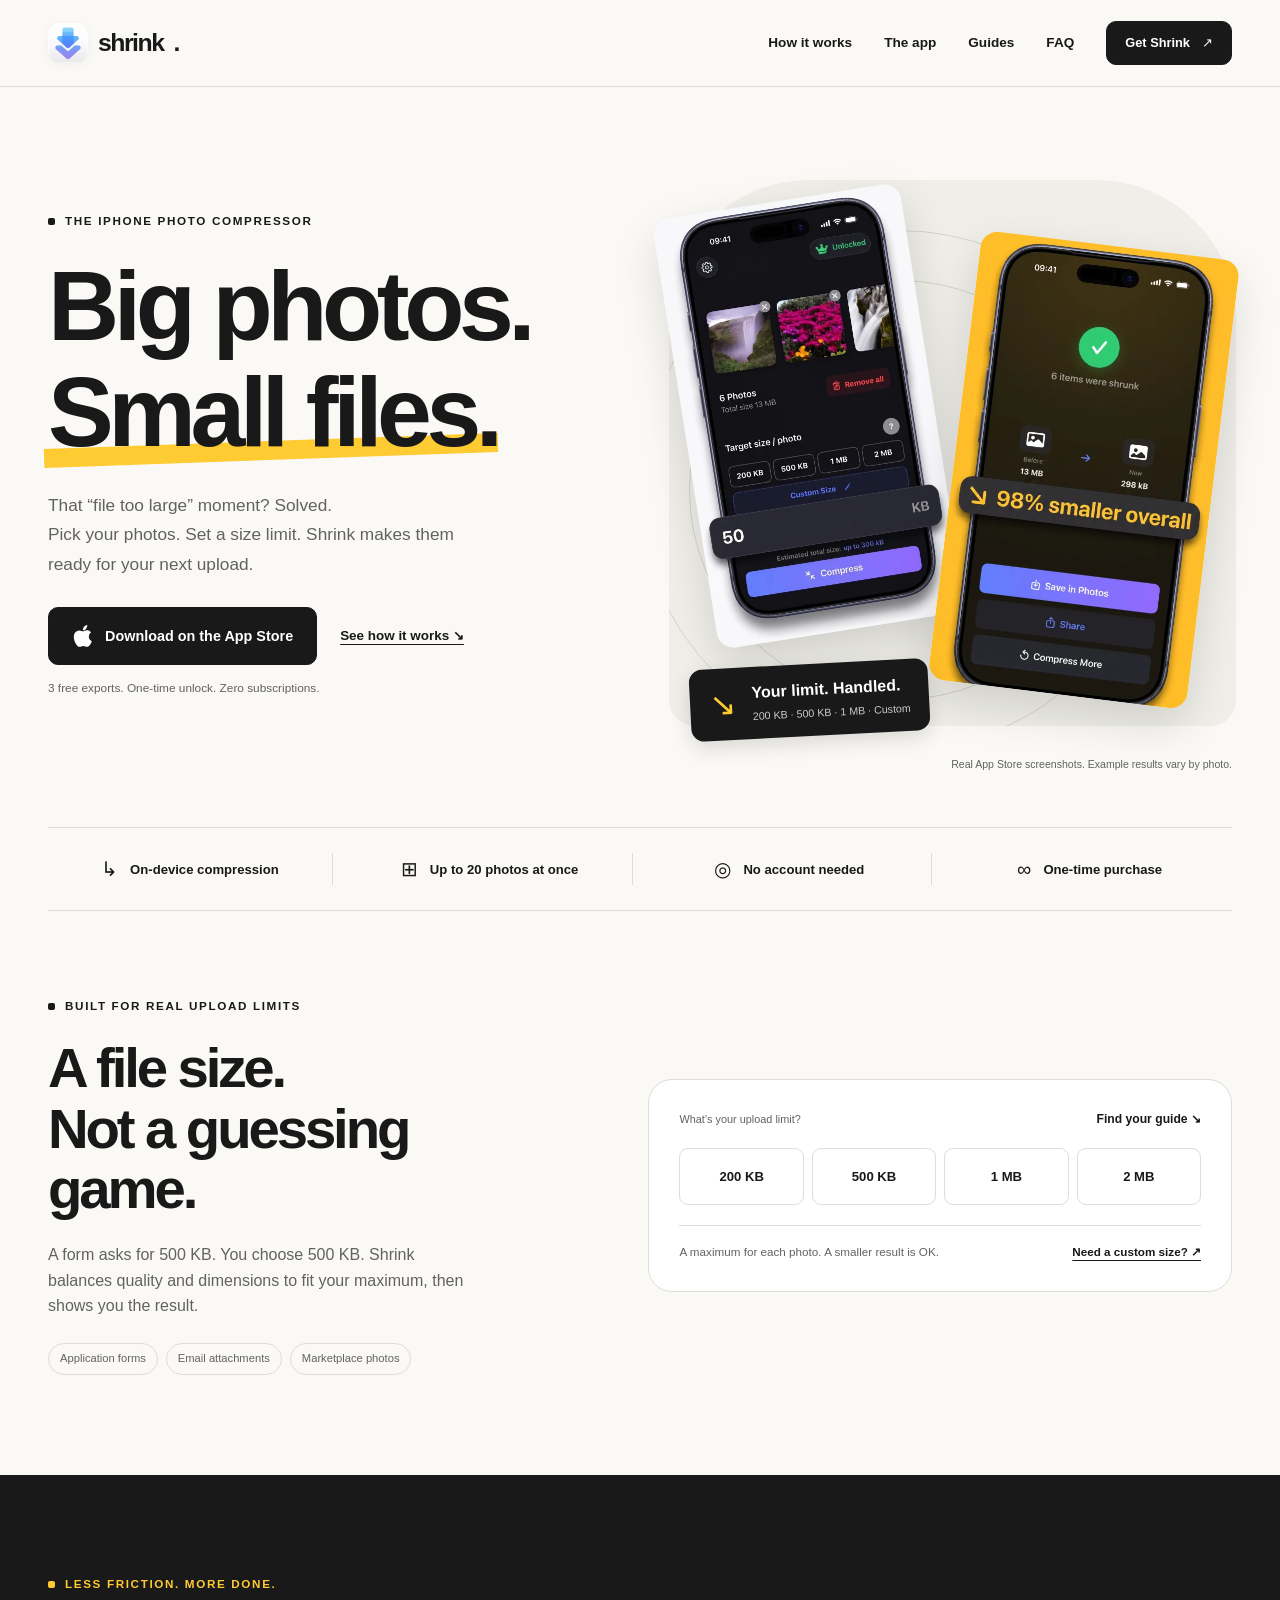
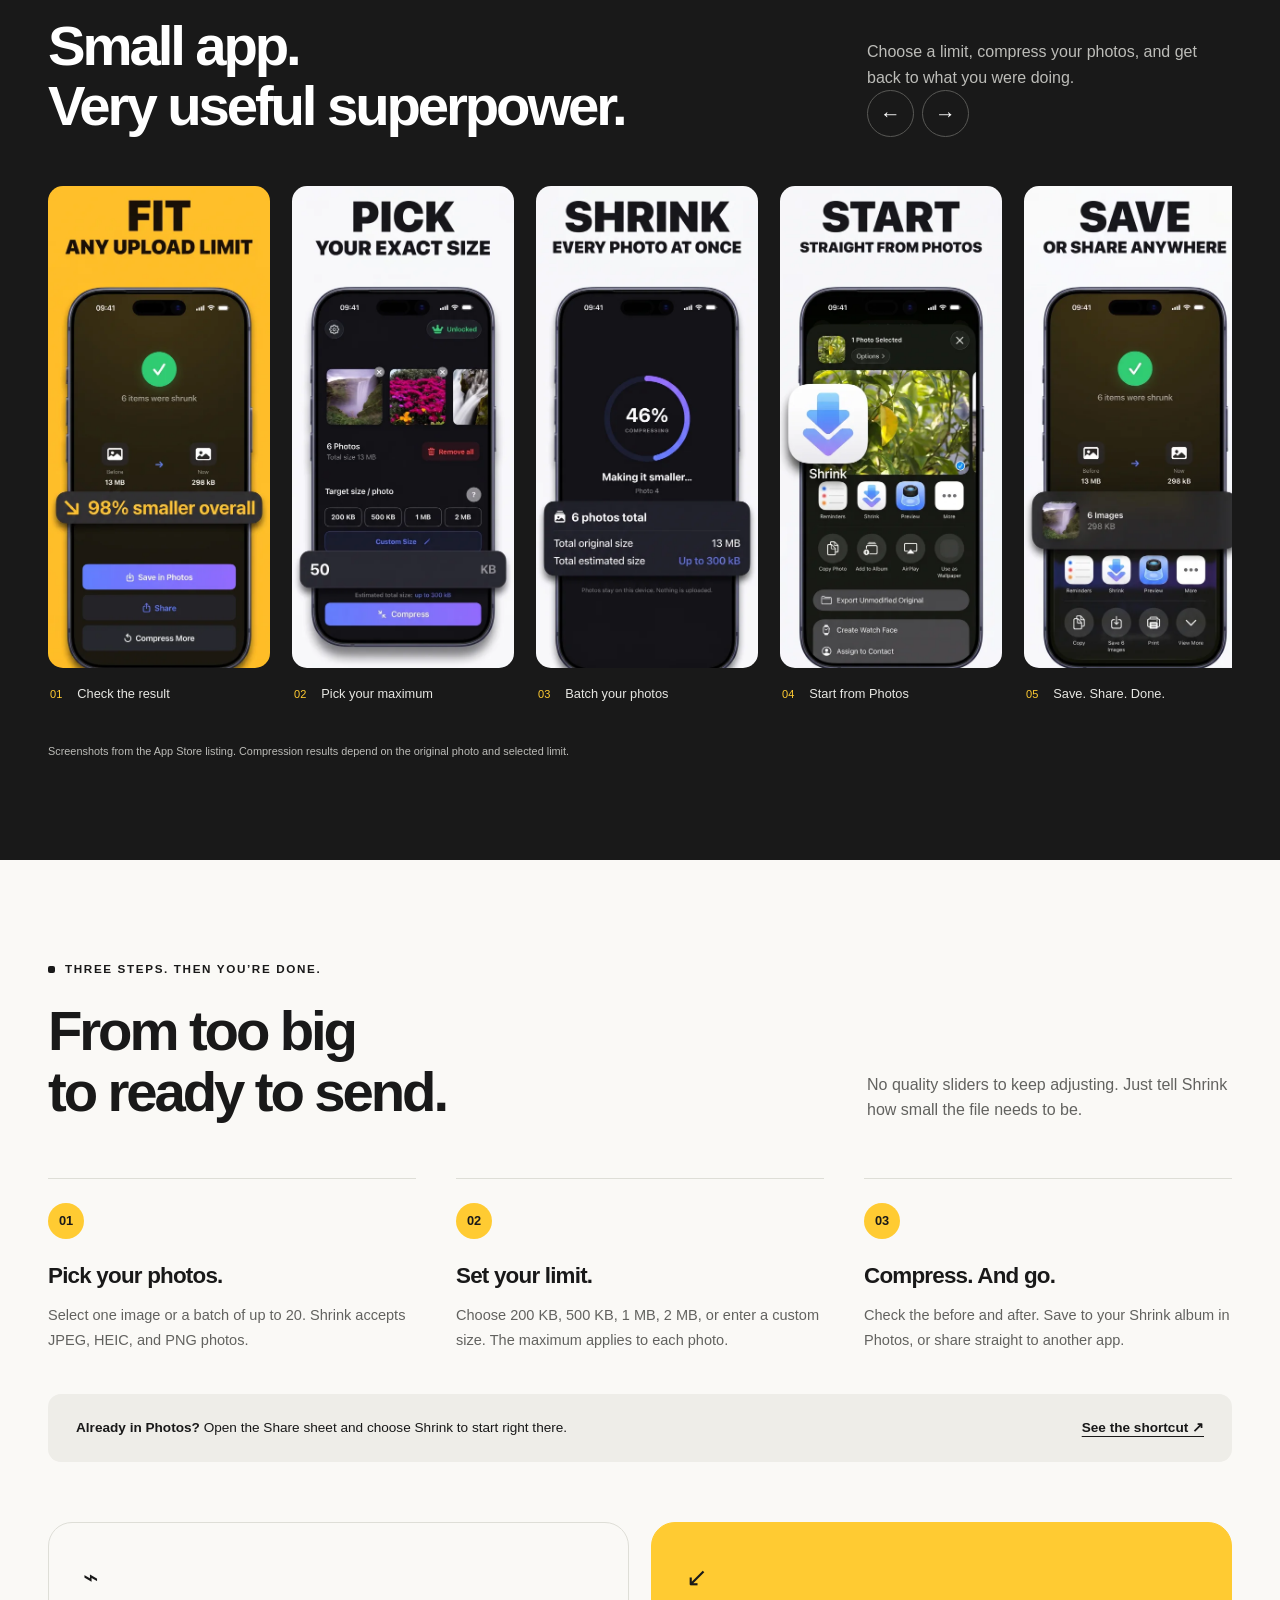
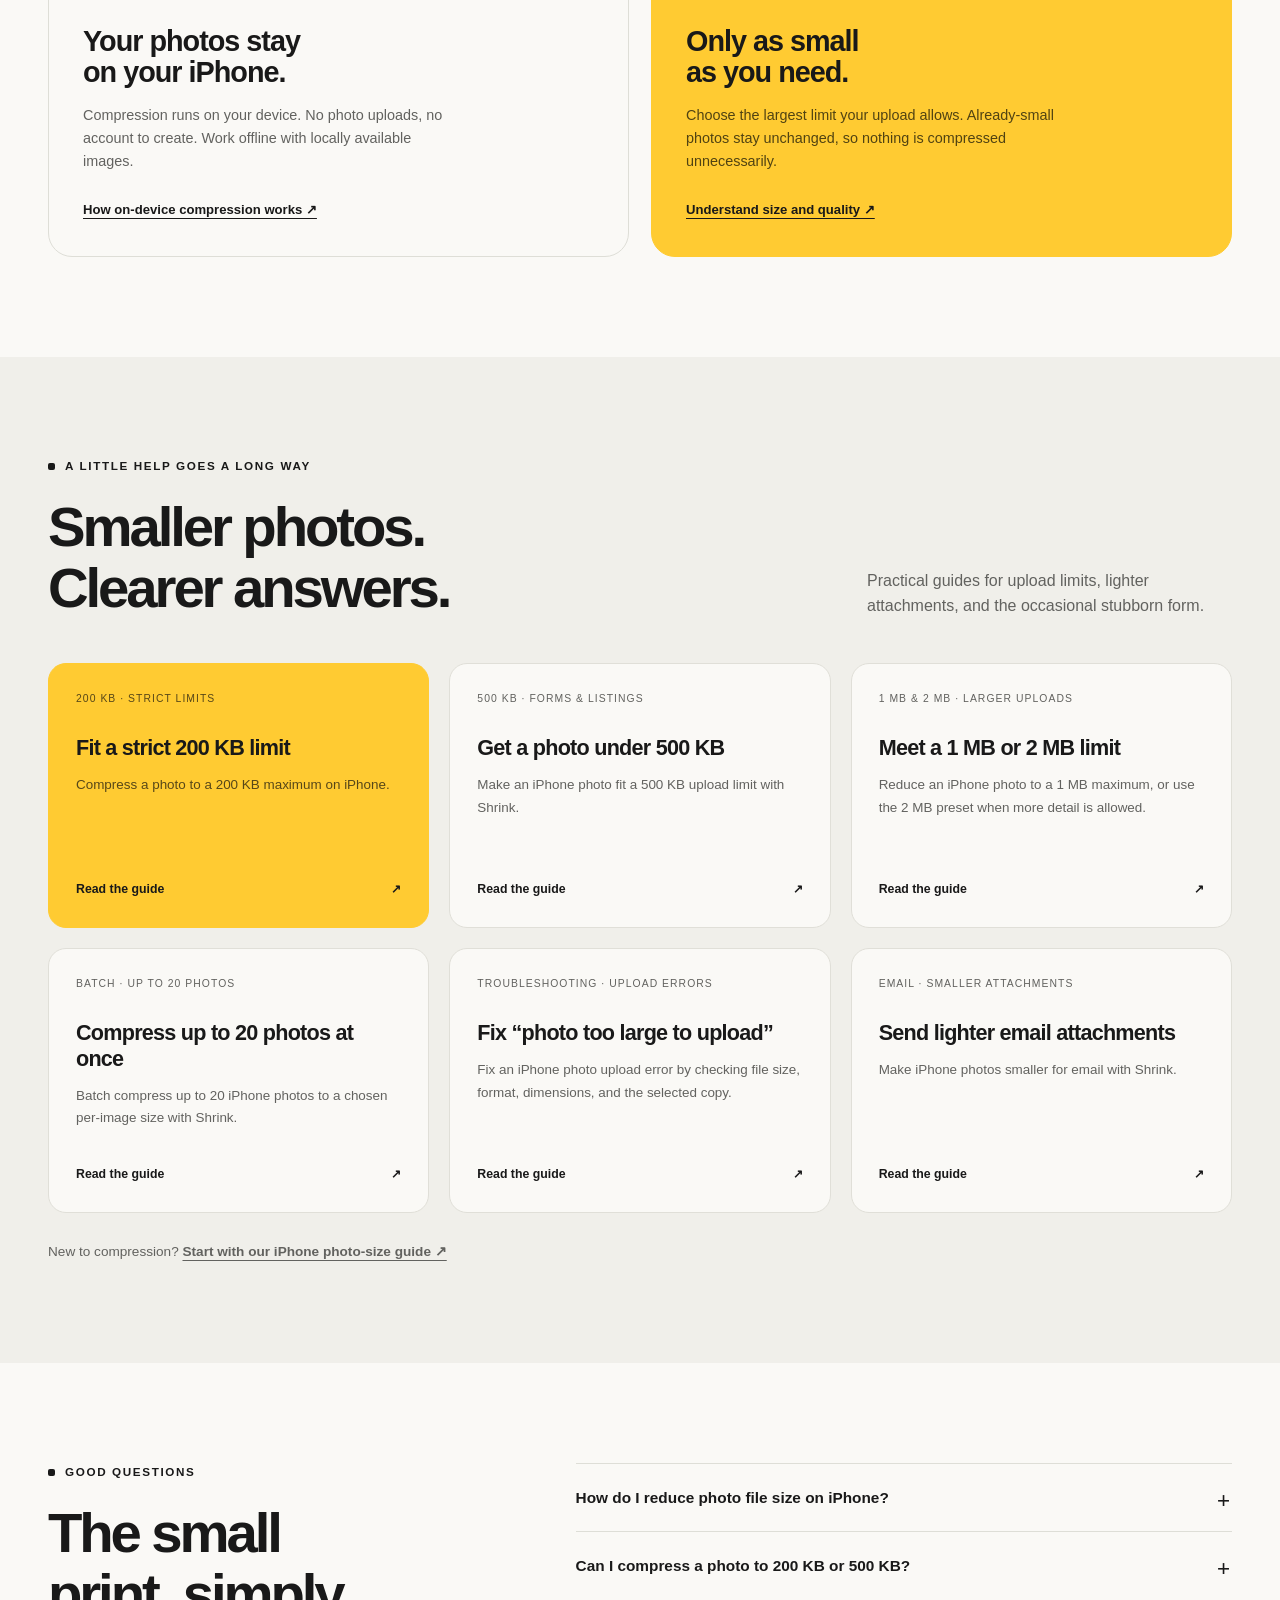
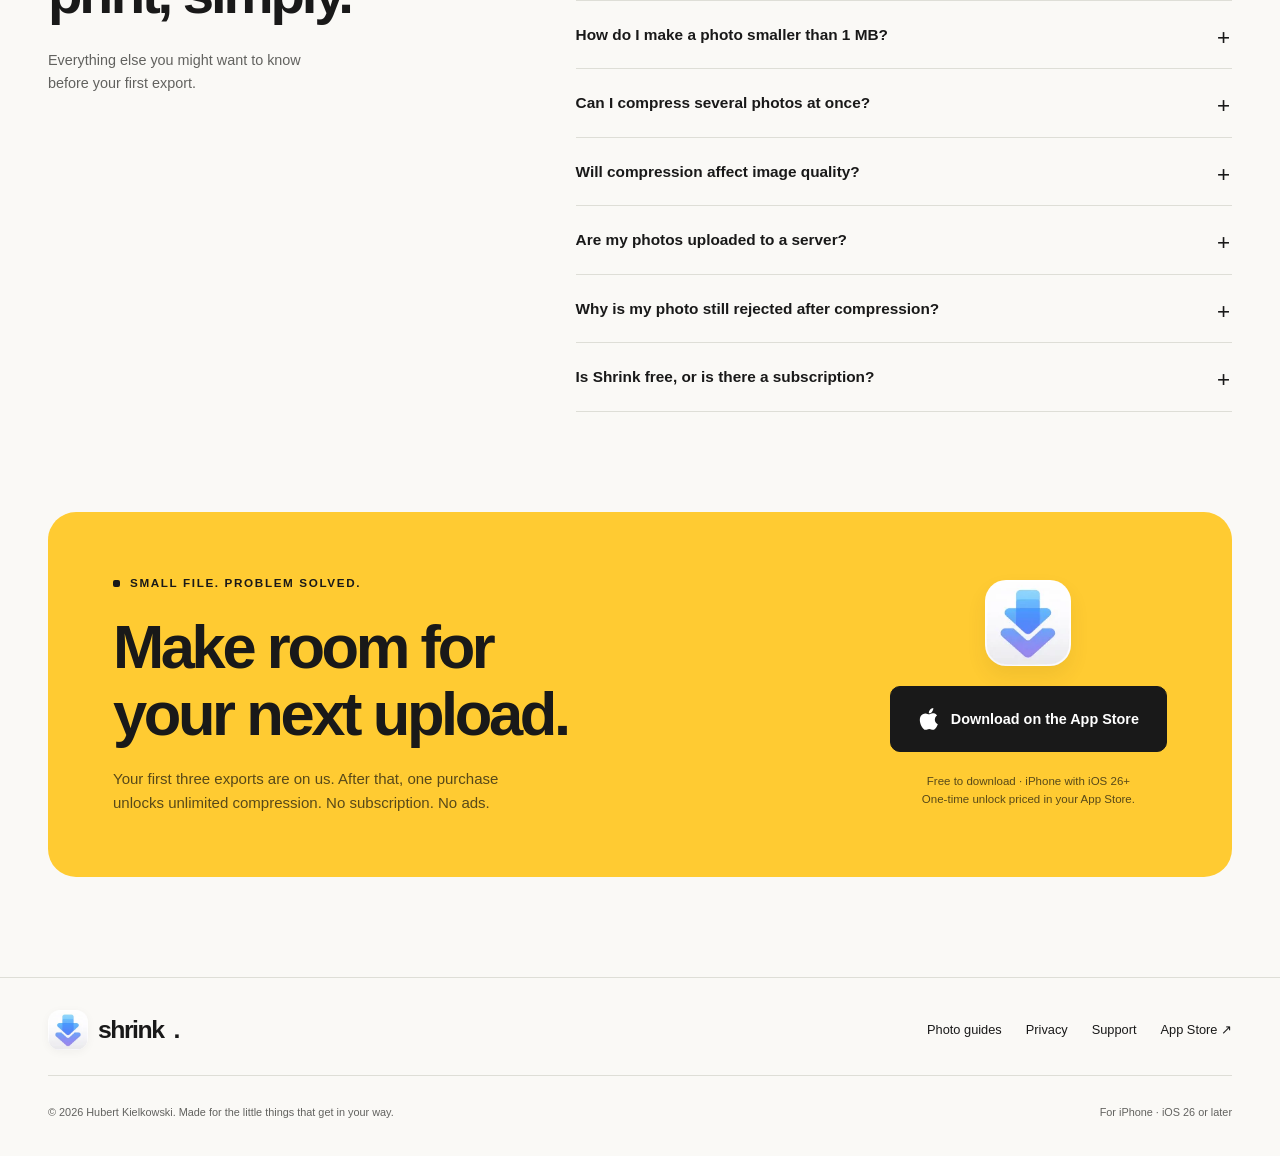
<file: index.html>
<!doctype html><html lang="en"><head><meta charset="utf-8"><meta name="viewport" content="width=device-width, initial-scale=1">
<title>iPhone Photo Compressor for Upload Limits | Shrink</title><meta name="description" content="Compress iPhone photos to 200 KB, 500 KB, 1 MB or a custom limit. Up to 20 photos at once, processed on your device. Try three exports free."><link rel="canonical" href="https://bashubb.github.io/TheShrink/">
<meta name="theme-color" content="#faf9f6"><meta name="apple-itunes-app" content="app-id=6804833389">
<meta property="og:type" content="website"><meta property="og:site_name" content="Shrink"><meta property="og:title" content="iPhone Photo Compressor for Upload Limits | Shrink"><meta property="og:description" content="Compress iPhone photos to 200 KB, 500 KB, 1 MB or a custom limit. Up to 20 photos at once, processed on your device. Try three exports free."><meta property="og:url" content="https://bashubb.github.io/TheShrink/"><meta property="og:image" content="https://bashubb.github.io/TheShrink/assets/social-preview.png"><meta property="og:image:width" content="1200"><meta property="og:image:height" content="630"><meta property="og:image:alt" content="Shrink — big photos, small files. An iPhone photo compressor for upload limits."><meta name="twitter:card" content="summary_large_image"><meta name="twitter:image" content="https://bashubb.github.io/TheShrink/assets/social-preview.png">
<link rel="icon" href="assets/app-icon-128.webp" type="image/webp"><link rel="apple-touch-icon" href="assets/originals/app-icon.jpg"><link rel="stylesheet" href="assets/site.css"><script src="assets/site.js" defer></script>
<script type="application/ld+json">{"@context": "https://schema.org", "@type": "SoftwareApplication", "@id": "https://bashubb.github.io/TheShrink/#app", "name": "Photo Compressor - Shrink", "url": "https://bashubb.github.io/TheShrink/", "downloadUrl": "https://apps.apple.com/app/id6804833389", "image": "https://bashubb.github.io/TheShrink/assets/app-icon-512.webp", "operatingSystem": "iOS 26.0 or later", "applicationCategory": "MultimediaApplication", "softwareVersion": "1.0", "author": {"@type": "Person", "name": "Hubert Kielkowski"}, "description": "Compress up to 20 iPhone photos to a chosen maximum file size with on-device processing. Three free exports, then a one-time unlock.", "offers": {"@type": "Offer", "price": "0", "priceCurrency": "USD", "url": "https://apps.apple.com/us/app/id6804833389", "description": "Free download with three free exports. Optional one-time in-app purchase for unlimited compression."}}</script></head><body><a class="skip" href="#main">Skip to content</a><header class="site-header"><nav class="nav wrap" aria-label="Main navigation"><a class="brand" href="index.html" aria-label="Shrink home"><img src="assets/app-icon-128.webp" alt="" width="40" height="40">shrink<span aria-hidden="true">.</span></a><div class="nav-links"><a href="index.html#how-it-works">How it works</a><a href="index.html#screenshots">The app</a><a href="guides/index.html">Guides</a><a href="index.html#faq">FAQ</a><a class="button small" href="https://apps.apple.com/app/id6804833389">Get Shrink <span aria-hidden="true">↗</span></a></div></nav></header><main id="main"><section class="hero wrap" aria-labelledby="hero-title"><div class="hero-copy"><span class="eyebrow">The iPhone photo compressor</span><h1 id="hero-title">Big photos.<br><span>Small files.</span></h1><p class="hero-intro">That “file too large” moment? Solved.<br>Pick your photos. Set a size limit. Shrink makes them ready for your next upload.</p><div class="hero-actions"><a class="button " href="https://apps.apple.com/app/id6804833389"><svg viewBox="0 0 24 28" aria-hidden="true"><path d="M19.4 14.5c0-3 2.5-4.5 2.6-4.6-1.5-2.2-3.8-2.5-4.6-2.5-2-.2-3.8 1.2-4.8 1.2-1 0-2.5-1.2-4.2-1.1C6.2 7.5 4.2 8.7 3 10.6.7 14.5 2.4 20.3 4.6 23.5c1.1 1.5 2.3 3.2 4 3.1 1.6 0 2.3-1 4.3-1s2.6 1 4.3 1c1.8 0 2.9-1.5 4-3.1 1.2-1.8 1.7-3.5 1.7-3.6-.1 0-3.5-1.3-3.5-5.4ZM16.2 5.4c.9-1.1 1.5-2.6 1.4-4.1-1.3.1-2.8.9-3.8 2-.8 1-1.6 2.5-1.4 4 1.4.1 2.9-.8 3.8-1.9Z"/></svg><span>Download on the App Store</span></a><a class="text-link" href="#how-it-works">See how it works ↘</a></div><p class="trial-note">3 free exports. One-time unlock. Zero subscriptions.</p></div><div><div class="hero-art"><div class="art-backdrop" aria-hidden="true"></div><div class="hero-shot back"><img src="assets/02-pick-your-exact-size-480.webp" srcset="assets/02-pick-your-exact-size-480.webp 480w, assets/02-pick-your-exact-size-800.webp 800w" sizes="(max-width: 600px) 240px, 265px" width="1290" height="2796" alt="Choose a maximum photo size in Shrink" class="" fetchpriority="high" decoding="async"></div><div class="hero-shot front"><img src="assets/01-fit-any-upload-limit-480.webp" srcset="assets/01-fit-any-upload-limit-480.webp 480w, assets/01-fit-any-upload-limit-800.webp 800w" sizes="(max-width: 600px) 240px, 265px" width="1290" height="2796" alt="Shrink results screen with before and after file sizes" class="" fetchpriority="high" decoding="async"></div><div class="art-label"><span class="arrow" aria-hidden="true">↘</span><div><strong>Your limit. Handled.</strong><small>200 KB · 500 KB · 1 MB · Custom</small></div></div></div><p class="hero-caption">Real App Store screenshots. Example results vary by photo.</p></div></section>
<div class="proof-strip wrap" aria-label="App highlights"><div class="proof-item"><span class="proof-icon" aria-hidden="true">↳</span>On-device compression</div><div class="proof-item"><span class="proof-icon" aria-hidden="true">⊞</span>Up to 20 photos at once</div><div class="proof-item"><span class="proof-icon" aria-hidden="true">◎</span>No account needed</div><div class="proof-item"><span class="proof-icon" aria-hidden="true">∞</span>One-time purchase</div></div>
<section class="section target-section wrap" aria-labelledby="target-title"><div class="target-layout"><div><span class="eyebrow">Built for real upload limits</span><h2 id="target-title">A file size.<br>Not a guessing game.</h2><p>A form asks for 500 KB. You choose 500 KB. Shrink balances quality and dimensions to fit your maximum, then shows you the result.</p><div class="use-cases"><span>Application forms</span><span>Email attachments</span><span>Marketplace photos</span></div></div><div class="target-panel"><div class="panel-label"><span>What’s your upload limit?</span>Find your guide ↘</div><div class="target-options"><a href="guides/compress-photo-to-200kb/index.html">200 KB</a><a href="guides/compress-photo-to-500kb/index.html">500 KB</a><a href="guides/compress-photo-under-1mb/index.html">1 MB</a><a href="guides/compress-photo-under-1mb/index.html#2mb">2 MB</a></div><div class="target-bottom"><p>A maximum for each photo. A smaller result is OK.</p><a href="guides/reduce-photo-size-iphone/index.html#steps">Need a custom size? ↗</a></div></div></div></section>
<section class="section screenshots-section" id="screenshots" aria-labelledby="screenshots-title"><div class="wrap"><div class="section-heading"><div><span class="eyebrow">Less friction. More done.</span><h2 id="screenshots-title">Small app.<br>Very useful superpower.</h2></div><div><p>Choose a limit, compress your photos, and get back to what you were doing.</p><div class="gallery-controls" data-gallery-controls hidden><button type="button" data-direction="-1" aria-label="Previous screenshots" aria-controls="screenshot-gallery">←</button><button type="button" data-direction="1" aria-label="Next screenshots" aria-controls="screenshot-gallery">→</button></div></div></div><div class="gallery" data-gallery id="screenshot-gallery" tabindex="0" role="region" aria-label="Shrink App Store screenshots"><figure><img src="assets/01-fit-any-upload-limit-480.webp" srcset="assets/01-fit-any-upload-limit-480.webp 480w, assets/01-fit-any-upload-limit-800.webp 800w" sizes="(max-width: 600px) 240px, 265px" width="1290" height="2796" alt="Shrink compression result with before and after sizes" class="" loading="lazy" decoding="async"><figcaption><span>01</span>Check the result</figcaption></figure><figure><img src="assets/02-pick-your-exact-size-480.webp" srcset="assets/02-pick-your-exact-size-480.webp 480w, assets/02-pick-your-exact-size-800.webp 800w" sizes="(max-width: 600px) 240px, 265px" width="1290" height="2796" alt="Shrink size presets and a custom KB field" class="" loading="lazy" decoding="async"><figcaption><span>02</span>Pick your maximum</figcaption></figure><figure><img src="assets/03-shrink-every-photo-at-once-480.webp" srcset="assets/03-shrink-every-photo-at-once-480.webp 480w, assets/03-shrink-every-photo-at-once-800.webp 800w" sizes="(max-width: 600px) 240px, 265px" width="1290" height="2796" alt="Shrink selection of several photos for batch compression" class="" loading="lazy" decoding="async"><figcaption><span>03</span>Batch your photos</figcaption></figure><figure><img src="assets/04-start-straight-from-photos-480.webp" srcset="assets/04-start-straight-from-photos-480.webp 480w, assets/04-start-straight-from-photos-800.webp 800w" sizes="(max-width: 600px) 240px, 265px" width="1290" height="2796" alt="Photos share sheet with the Shrink action" class="" loading="lazy" decoding="async"><figcaption><span>04</span>Start from Photos</figcaption></figure><figure><img src="assets/05-save-or-share-anywhere-480.webp" srcset="assets/05-save-or-share-anywhere-480.webp 480w, assets/05-save-or-share-anywhere-800.webp 800w" sizes="(max-width: 600px) 240px, 265px" width="1290" height="2796" alt="Shrink save and share controls" class="" loading="lazy" decoding="async"><figcaption><span>05</span>Save. Share. Done.</figcaption></figure></div><p class="gallery-note">Screenshots from the App Store listing. Compression results depend on the original photo and selected limit.</p></div></section>
<section class="section wrap" id="how-it-works" aria-labelledby="how-title"><div class="section-heading"><div><span class="eyebrow">Three steps. Then you’re done.</span><h2 id="how-title">From too big<br>to ready to send.</h2></div><p>No quality sliders to keep adjusting. Just tell Shrink how small the file needs to be.</p></div><div class="steps"><article class="step"><span class="step-number">01</span><h3>Pick your photos.</h3><p>Select one image or a batch of up to 20. Shrink accepts JPEG, HEIC, and PNG photos.</p></article><article class="step"><span class="step-number">02</span><h3>Set your limit.</h3><p>Choose 200 KB, 500 KB, 1 MB, 2 MB, or enter a custom size. The maximum applies to each photo.</p></article><article class="step"><span class="step-number">03</span><h3>Compress. And go.</h3><p>Check the before and after. Save to your Shrink album in Photos, or share straight to another app.</p></article></div><div class="shortcut"><p><strong>Already in Photos?</strong> Open the Share sheet and choose Shrink to start right there.</p><a class="text-link" href="guides/batch-compress-photos-iphone/index.html#share-sheet">See the shortcut ↗</a></div><div class="benefits"><article class="benefit"><span class="benefit-icon" aria-hidden="true">⌁</span><h3>Your photos stay<br>on your iPhone.</h3><p>Compression runs on your device. No photo uploads, no account to create. Work offline with locally available images.</p><a class="text-link" href="guides/reduce-photo-size-iphone/index.html#offline">How on-device compression works ↗</a></article><article class="benefit yellow-card"><span class="benefit-icon" aria-hidden="true">↙</span><h3>Only as small<br>as you need.</h3><p>Choose the largest limit your upload allows. Already-small photos stay unchanged, so nothing is compressed unnecessarily.</p><a class="text-link" href="guides/reduce-photo-size-iphone/index.html#quality">Understand size and quality ↗</a></article></div></section>
<section class="section guides-section" id="guides" aria-labelledby="guides-title"><div class="wrap"><div class="section-heading"><div><span class="eyebrow">A little help goes a long way</span><h2 id="guides-title">Smaller photos.<br>Clearer answers.</h2></div><p>Practical guides for upload limits, lighter attachments, and the occasional stubborn form.</p></div><div class="guide-grid"><a class="guide-card featured" href="guides/compress-photo-to-200kb/index.html"><span class="guide-tag">200 KB · Strict limits</span><h3>Fit a strict 200 KB limit</h3><p>Compress a photo to a 200 KB maximum on iPhone.</p><span class="guide-arrow">Read the guide <span aria-hidden="true">↗</span></span></a><a class="guide-card " href="guides/compress-photo-to-500kb/index.html"><span class="guide-tag">500 KB · Forms & listings</span><h3>Get a photo under 500 KB</h3><p>Make an iPhone photo fit a 500 KB upload limit with Shrink.</p><span class="guide-arrow">Read the guide <span aria-hidden="true">↗</span></span></a><a class="guide-card " href="guides/compress-photo-under-1mb/index.html"><span class="guide-tag">1 MB & 2 MB · Larger uploads</span><h3>Meet a 1 MB or 2 MB limit</h3><p>Reduce an iPhone photo to a 1 MB maximum, or use the 2 MB preset when more detail is allowed.</p><span class="guide-arrow">Read the guide <span aria-hidden="true">↗</span></span></a><a class="guide-card " href="guides/batch-compress-photos-iphone/index.html"><span class="guide-tag">Batch · Up to 20 photos</span><h3>Compress up to 20 photos at once</h3><p>Batch compress up to 20 iPhone photos to a chosen per-image size with Shrink.</p><span class="guide-arrow">Read the guide <span aria-hidden="true">↗</span></span></a><a class="guide-card " href="guides/photo-too-large-to-upload-iphone/index.html"><span class="guide-tag">Troubleshooting · Upload errors</span><h3>Fix “photo too large to upload”</h3><p>Fix an iPhone photo upload error by checking file size, format, dimensions, and the selected copy.</p><span class="guide-arrow">Read the guide <span aria-hidden="true">↗</span></span></a><a class="guide-card " href="guides/compress-photos-for-email-iphone/index.html"><span class="guide-tag">Email · Smaller attachments</span><h3>Send lighter email attachments</h3><p>Make iPhone photos smaller for email with Shrink.</p><span class="guide-arrow">Read the guide <span aria-hidden="true">↗</span></span></a></div><p class="all-guides-link">New to compression? <a class="text-link" href="guides/reduce-photo-size-iphone/index.html">Start with our iPhone photo-size guide ↗</a></p></div></section><section class="section wrap" id="faq" aria-labelledby="faq-title"><div class="faq-layout"><div><span class="eyebrow">Good questions</span><h2 id="faq-title">The small<br>print, simply.</h2><p>Everything else you might want to know before your first export.</p></div><div class="faq-list"><details><summary>How do I reduce photo file size on iPhone?</summary><p>Choose your photos in Shrink, set a maximum size, then tap Compress. Review the result and save or share the smaller copy.<br><a href="guides/reduce-photo-size-iphone/index.html#steps" aria-label="Learn more: How do I reduce photo file size on iPhone?">Learn More ↗</a></p></details><details><summary>Can I compress a photo to 200 KB or 500 KB?</summary><p>Yes. Both sizes are built-in presets. Each sets a maximum per photo; the final file can be smaller. Check any separate format or dimension requirements before uploading.<br><a href="guides/compress-photo-to-200kb/index.html#steps" aria-label="Learn more: Can I compress a photo to 200 KB or 500 KB?">Learn More ↗</a></p></details><details><summary>How do I make a photo smaller than 1 MB?</summary><p>Select the 1 MB preset and compress. For a different limit, use 2 MB or Custom Size. A strict upload boundary may need a little margin below the stated limit.<br><a href="guides/compress-photo-under-1mb/index.html#steps" aria-label="Learn more: How do I make a photo smaller than 1 MB?">Learn More ↗</a></p></details><details><summary>Can I compress several photos at once?</summary><p>Yes, up to 20 photos per batch. Your chosen maximum applies to every photo individually, so the combined batch can exceed that size.<br><a href="guides/batch-compress-photos-iphone/index.html#per-photo" aria-label="Learn more: Can I compress several photos at once?">Learn More ↗</a></p></details><details><summary>Will compression affect image quality?</summary><p>It can. Shrink adjusts quality and, when needed, dimensions to fit your limit. Use the largest permitted target and review important detail. Photos already below the target are left unchanged.<br><a href="guides/reduce-photo-size-iphone/index.html#quality" aria-label="Learn more: Will compression affect image quality?">Learn More ↗</a></p></details><details><summary>Are my photos uploaded to a server?</summary><p>No. Photo compression happens on your iPhone. Locally available photos can be compressed offline. Purchases and restoring access may require a connection.<br><a href="guides/reduce-photo-size-iphone/index.html#offline" aria-label="Learn more: Are my photos uploaded to a server?">Learn More ↗</a></p></details><details><summary>Why is my photo still rejected after compression?</summary><p>The form may also require a particular format, dimensions, or a combined size limit. Confirm you selected the exported copy, then check the full upload requirements.<br><a href="guides/photo-too-large-to-upload-iphone/index.html#diagnose" aria-label="Learn more: Why is my photo still rejected after compression?">Learn More ↗</a></p></details><details><summary>Is Shrink free, or is there a subscription?</summary><p>Your first three exports are free. A one-time purchase unlocks unlimited compression, with no subscription and no ads. Requires iPhone with iOS 26 or later.<br><a href="guides/reduce-photo-size-iphone/index.html#free" aria-label="Learn more: Is Shrink free, or is there a subscription?">Learn More ↗</a></p></details></div></div></section><section class="section download-section wrap" id="download" aria-labelledby="download-title"><div class="download-card"><div><span class="eyebrow">Small file. Problem solved.</span><h2 id="download-title">Make room for<br>your next upload.</h2><p>Your first three exports are on us. After that, one purchase unlocks unlimited compression. No subscription. No ads.</p></div><div class="download-action"><img src="assets/app-icon-128.webp" width="86" height="86" alt="Shrink app icon" loading="lazy"><a class="button " href="https://apps.apple.com/app/id6804833389"><svg viewBox="0 0 24 28" aria-hidden="true"><path d="M19.4 14.5c0-3 2.5-4.5 2.6-4.6-1.5-2.2-3.8-2.5-4.6-2.5-2-.2-3.8 1.2-4.8 1.2-1 0-2.5-1.2-4.2-1.1C6.2 7.5 4.2 8.7 3 10.6.7 14.5 2.4 20.3 4.6 23.5c1.1 1.5 2.3 3.2 4 3.1 1.6 0 2.3-1 4.3-1s2.6 1 4.3 1c1.8 0 2.9-1.5 4-3.1 1.2-1.8 1.7-3.5 1.7-3.6-.1 0-3.5-1.3-3.5-5.4ZM16.2 5.4c.9-1.1 1.5-2.6 1.4-4.1-1.3.1-2.8.9-3.8 2-.8 1-1.6 2.5-1.4 4 1.4.1 2.9-.8 3.8-1.9Z"/></svg><span>Download on the App Store</span></a><p class="trial-note">Free to download · iPhone with iOS 26+<br>One-time unlock priced in your App Store.</p></div></div></section></main><footer class="site-footer"><div class="wrap"><div class="footer-top"><a class="brand" href="index.html" aria-label="Shrink home"><img src="assets/app-icon-128.webp" alt="" width="40" height="40">shrink<span aria-hidden="true">.</span></a><nav class="footer-links" aria-label="Footer"><a href="guides/index.html">Photo guides</a><a href="privacy/index.html">Privacy</a><a href="mailto:bashubb.dev@gmail.com">Support</a><a href="https://apps.apple.com/app/id6804833389">App Store ↗</a></nav></div><div class="footer-bottom"><p>© 2026 Hubert Kielkowski. Made for the little things that get in your way.</p><p>For iPhone · iOS 26 or later</p></div></div></footer></body></html>
</file>
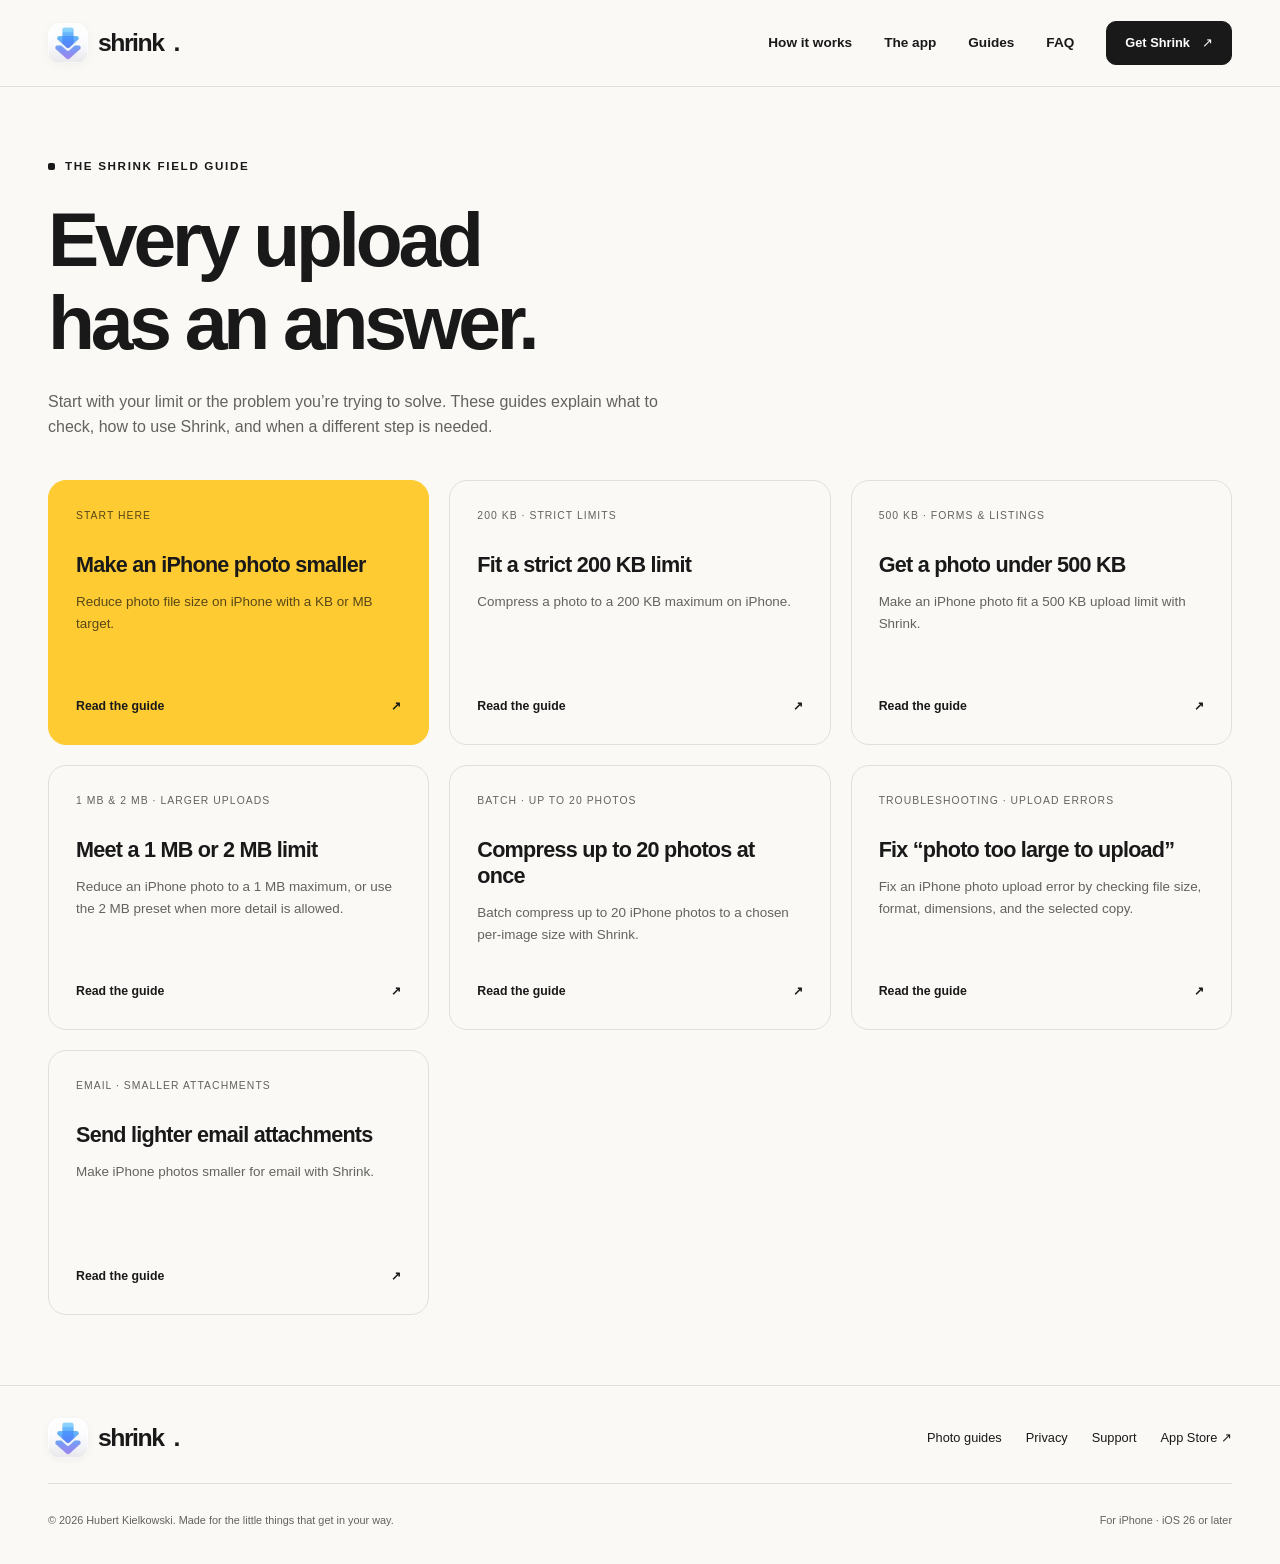
<file: guides/index.html>
<!doctype html><html lang="en"><head><meta charset="utf-8"><meta name="viewport" content="width=device-width, initial-scale=1">
<title>iPhone Photo Compression Guides | Shrink</title><meta name="description" content="Practical iPhone guides for 200 KB, 500 KB and 1 MB photo limits, batch compression, email attachments, and upload errors."><link rel="canonical" href="https://bashubb.github.io/TheShrink/guides/">
<meta name="theme-color" content="#faf9f6"><meta name="apple-itunes-app" content="app-id=6804833389">
<meta property="og:type" content="website"><meta property="og:site_name" content="Shrink"><meta property="og:title" content="iPhone Photo Compression Guides | Shrink"><meta property="og:description" content="Practical iPhone guides for 200 KB, 500 KB and 1 MB photo limits, batch compression, email attachments, and upload errors."><meta property="og:url" content="https://bashubb.github.io/TheShrink/guides/"><meta property="og:image" content="https://bashubb.github.io/TheShrink/assets/social-preview.png"><meta property="og:image:width" content="1200"><meta property="og:image:height" content="630"><meta property="og:image:alt" content="Shrink — big photos, small files. An iPhone photo compressor for upload limits."><meta name="twitter:card" content="summary_large_image"><meta name="twitter:image" content="https://bashubb.github.io/TheShrink/assets/social-preview.png">
<link rel="icon" href="../assets/app-icon-128.webp" type="image/webp"><link rel="apple-touch-icon" href="../assets/originals/app-icon.jpg"><link rel="stylesheet" href="../assets/site.css"><script src="../assets/site.js" defer></script>
</head><body><a class="skip" href="#main">Skip to content</a><header class="site-header"><nav class="nav wrap" aria-label="Main navigation"><a class="brand" href="../index.html" aria-label="Shrink home"><img src="../assets/app-icon-128.webp" alt="" width="40" height="40">shrink<span aria-hidden="true">.</span></a><div class="nav-links"><a href="../index.html#how-it-works">How it works</a><a href="../index.html#screenshots">The app</a><a href="../guides/index.html">Guides</a><a href="../index.html#faq">FAQ</a><a class="button small" href="https://apps.apple.com/app/id6804833389">Get Shrink <span aria-hidden="true">↗</span></a></div></nav></header><main id="main" class="guide-index wrap"><span class="eyebrow">The Shrink field guide</span><h1>Every upload<br>has an answer.</h1><p>Start with your limit or the problem you’re trying to solve. These guides explain what to check, how to use Shrink, and when a different step is needed.</p><div class="guide-grid"><a class="guide-card featured" href="../guides/reduce-photo-size-iphone/index.html"><span class="guide-tag">Start here</span><h3>Make an iPhone photo smaller</h3><p>Reduce photo file size on iPhone with a KB or MB target.</p><span class="guide-arrow">Read the guide <span aria-hidden="true">↗</span></span></a><a class="guide-card " href="../guides/compress-photo-to-200kb/index.html"><span class="guide-tag">200 KB · Strict limits</span><h3>Fit a strict 200 KB limit</h3><p>Compress a photo to a 200 KB maximum on iPhone.</p><span class="guide-arrow">Read the guide <span aria-hidden="true">↗</span></span></a><a class="guide-card " href="../guides/compress-photo-to-500kb/index.html"><span class="guide-tag">500 KB · Forms & listings</span><h3>Get a photo under 500 KB</h3><p>Make an iPhone photo fit a 500 KB upload limit with Shrink.</p><span class="guide-arrow">Read the guide <span aria-hidden="true">↗</span></span></a><a class="guide-card " href="../guides/compress-photo-under-1mb/index.html"><span class="guide-tag">1 MB & 2 MB · Larger uploads</span><h3>Meet a 1 MB or 2 MB limit</h3><p>Reduce an iPhone photo to a 1 MB maximum, or use the 2 MB preset when more detail is allowed.</p><span class="guide-arrow">Read the guide <span aria-hidden="true">↗</span></span></a><a class="guide-card " href="../guides/batch-compress-photos-iphone/index.html"><span class="guide-tag">Batch · Up to 20 photos</span><h3>Compress up to 20 photos at once</h3><p>Batch compress up to 20 iPhone photos to a chosen per-image size with Shrink.</p><span class="guide-arrow">Read the guide <span aria-hidden="true">↗</span></span></a><a class="guide-card " href="../guides/photo-too-large-to-upload-iphone/index.html"><span class="guide-tag">Troubleshooting · Upload errors</span><h3>Fix “photo too large to upload”</h3><p>Fix an iPhone photo upload error by checking file size, format, dimensions, and the selected copy.</p><span class="guide-arrow">Read the guide <span aria-hidden="true">↗</span></span></a><a class="guide-card " href="../guides/compress-photos-for-email-iphone/index.html"><span class="guide-tag">Email · Smaller attachments</span><h3>Send lighter email attachments</h3><p>Make iPhone photos smaller for email with Shrink.</p><span class="guide-arrow">Read the guide <span aria-hidden="true">↗</span></span></a></div></main><footer class="site-footer"><div class="wrap"><div class="footer-top"><a class="brand" href="../index.html" aria-label="Shrink home"><img src="../assets/app-icon-128.webp" alt="" width="40" height="40">shrink<span aria-hidden="true">.</span></a><nav class="footer-links" aria-label="Footer"><a href="../guides/index.html">Photo guides</a><a href="../privacy/index.html">Privacy</a><a href="mailto:bashubb.dev@gmail.com">Support</a><a href="https://apps.apple.com/app/id6804833389">App Store ↗</a></nav></div><div class="footer-bottom"><p>© 2026 Hubert Kielkowski. Made for the little things that get in your way.</p><p>For iPhone · iOS 26 or later</p></div></div></footer></body></html>
</file>
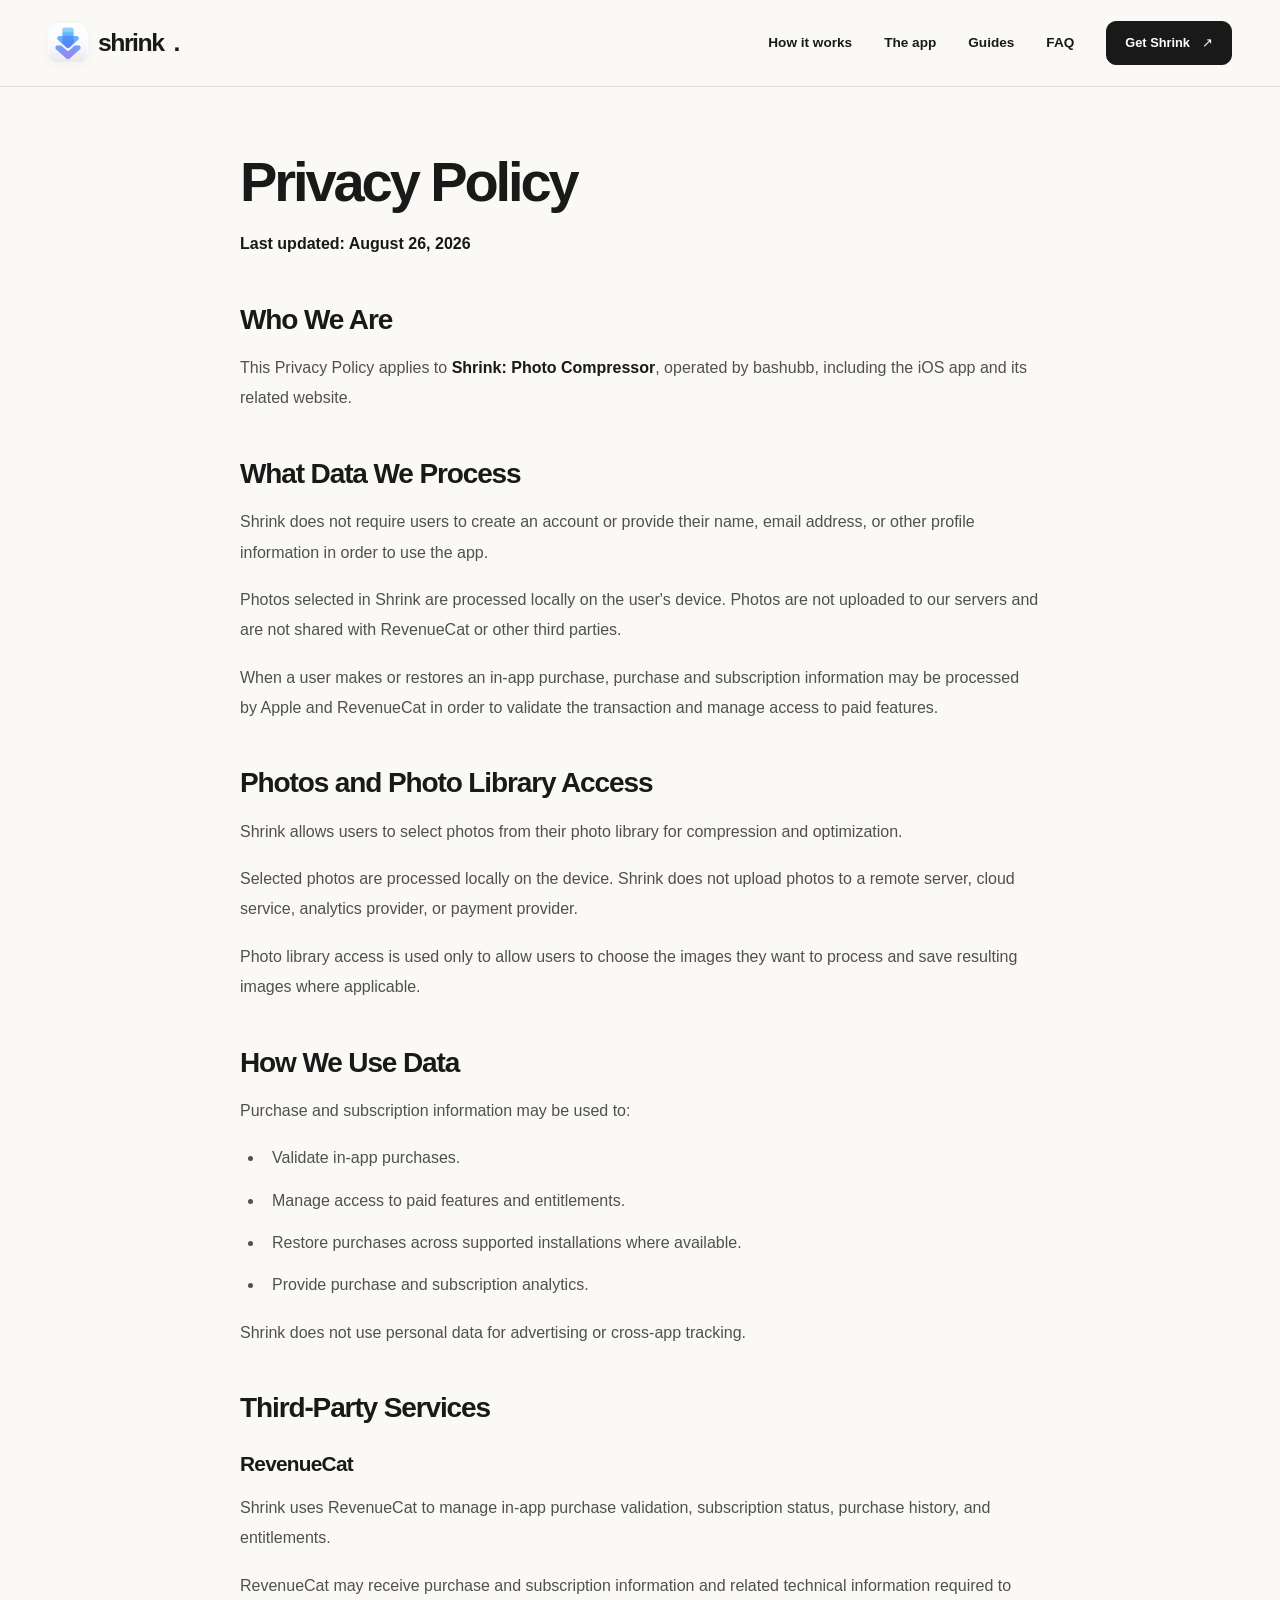
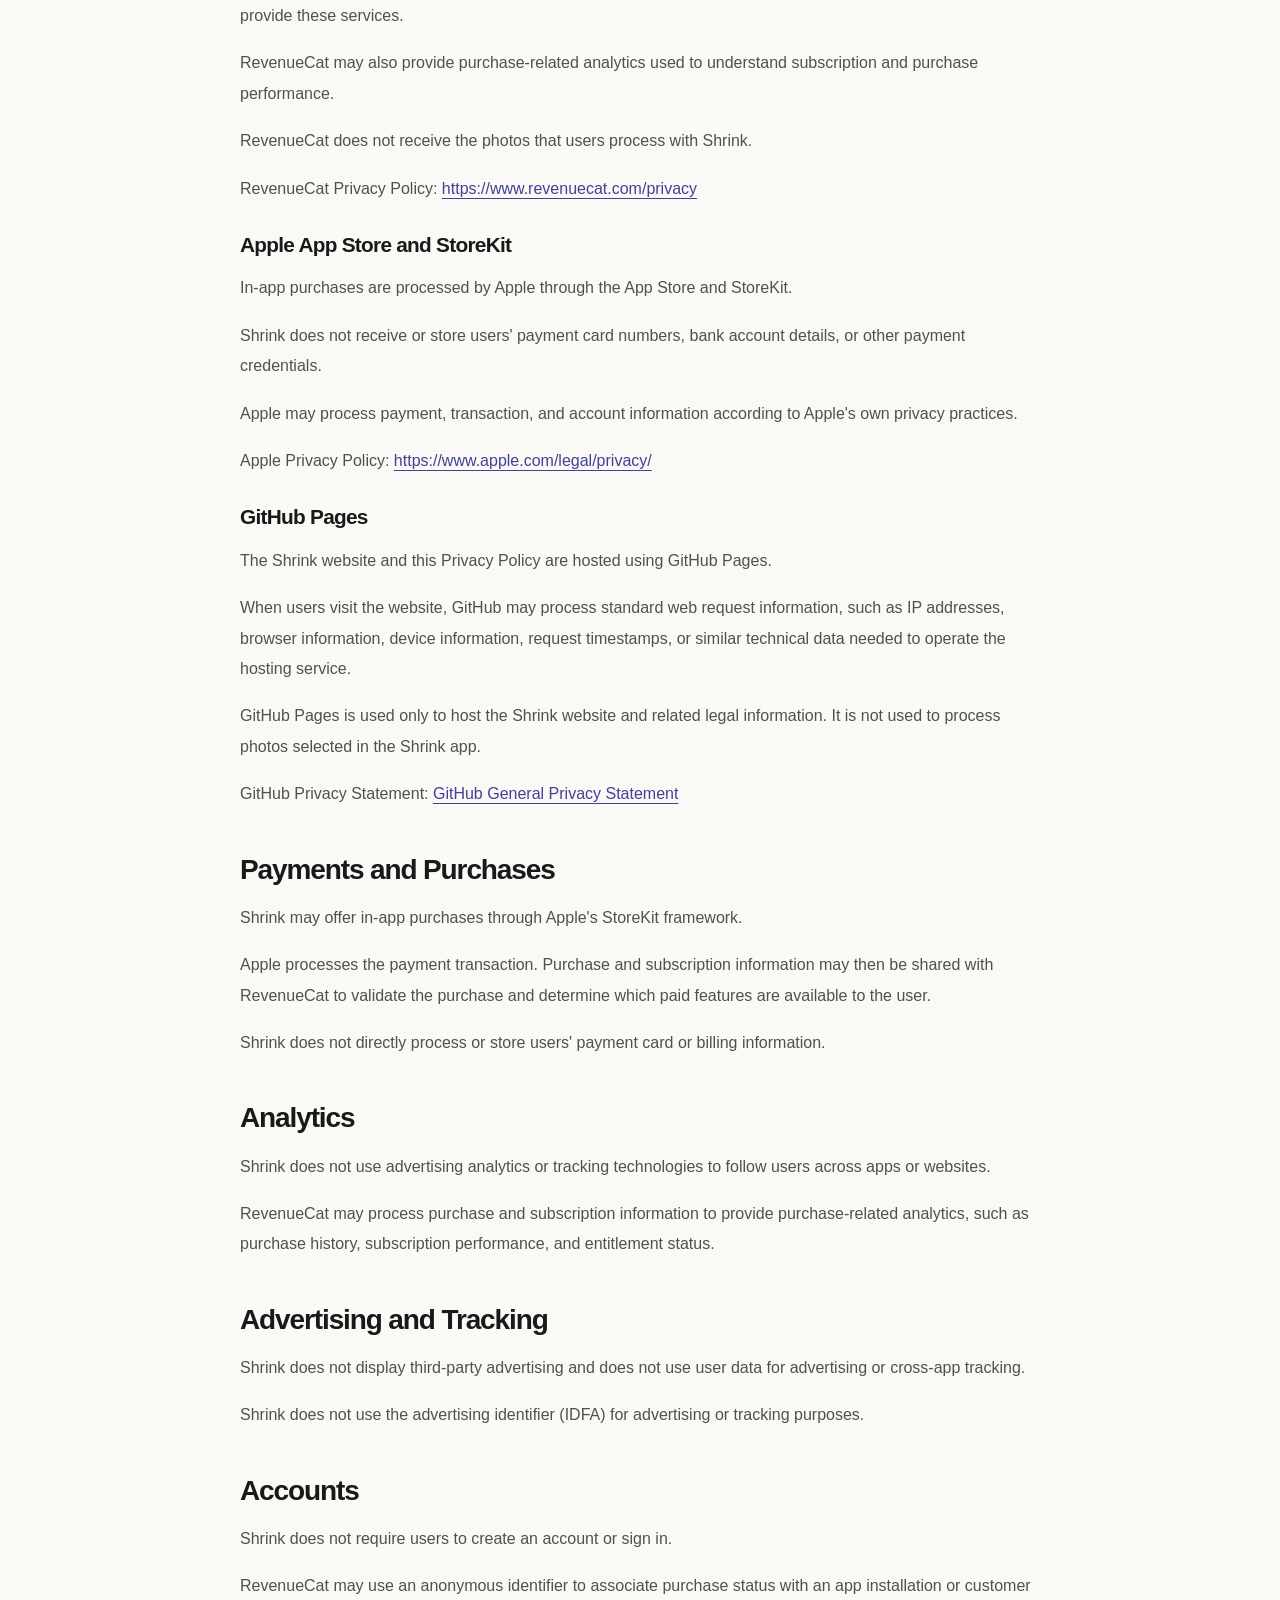
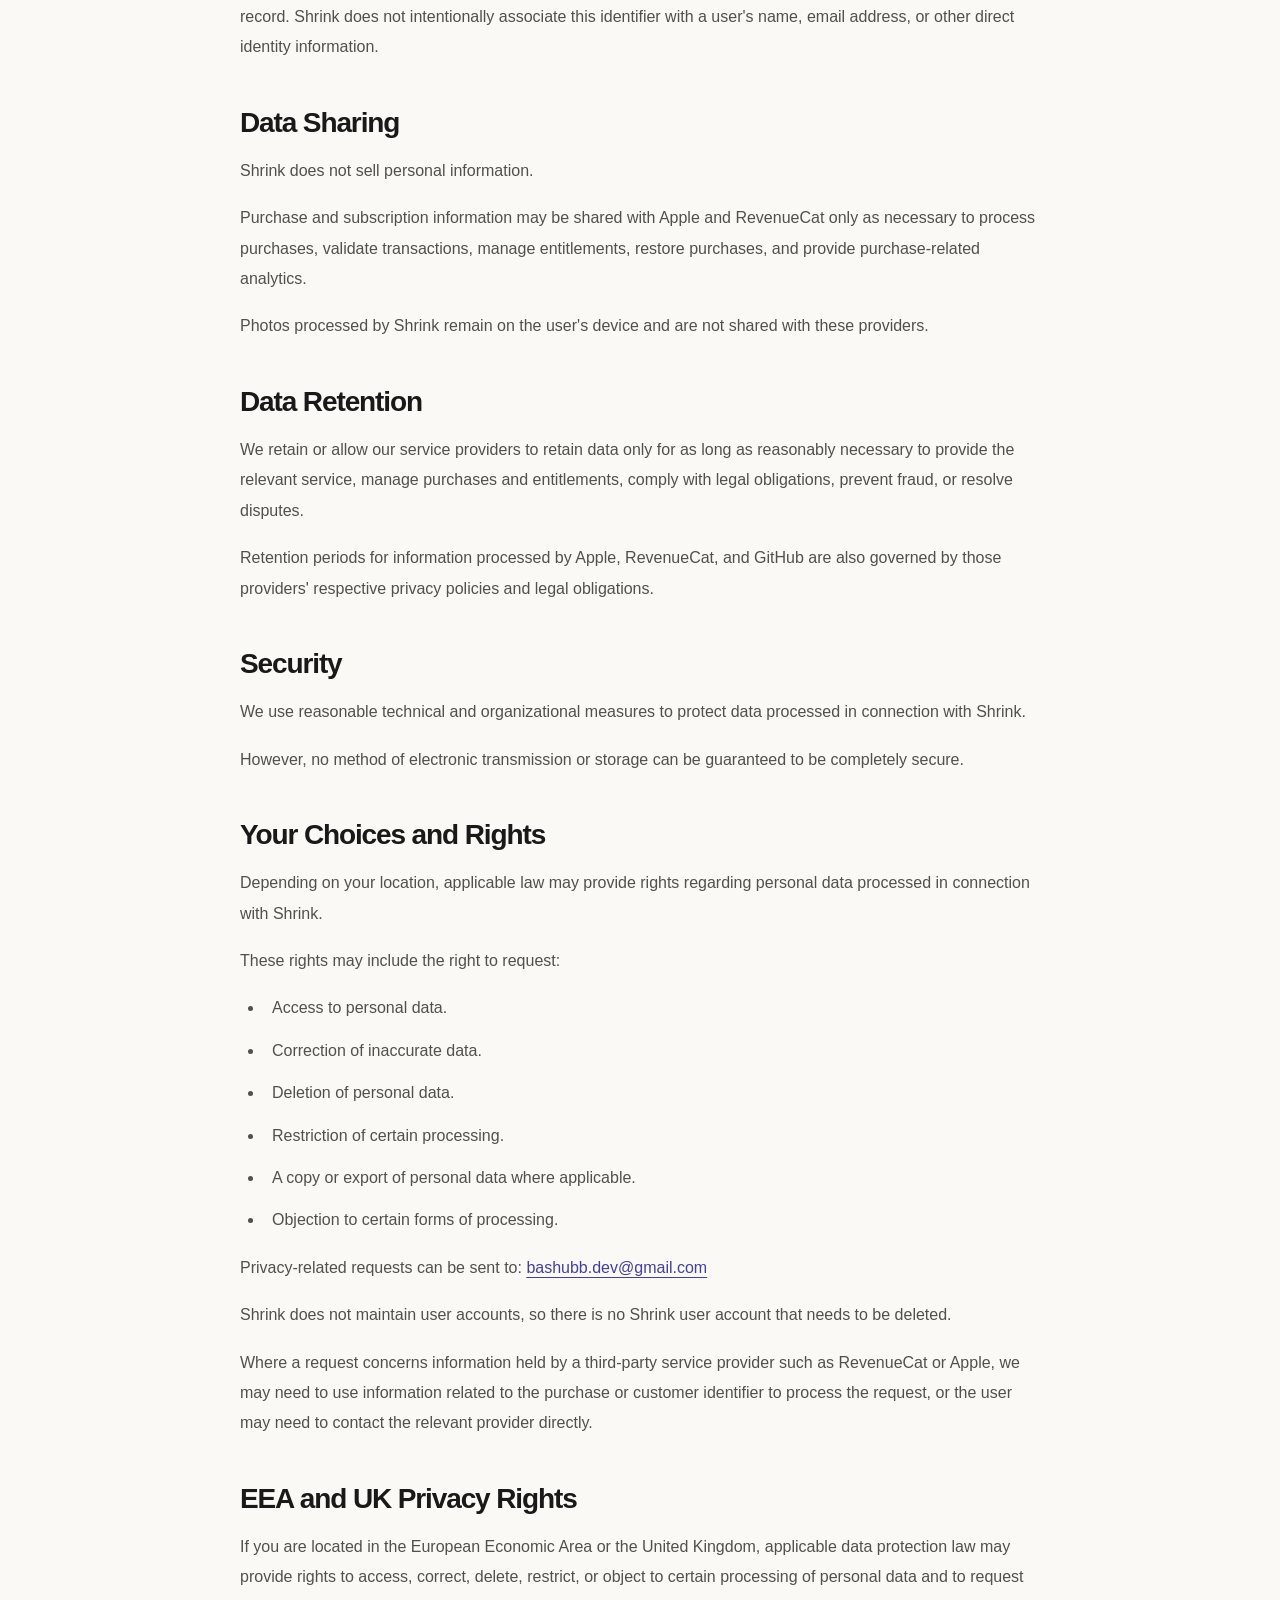
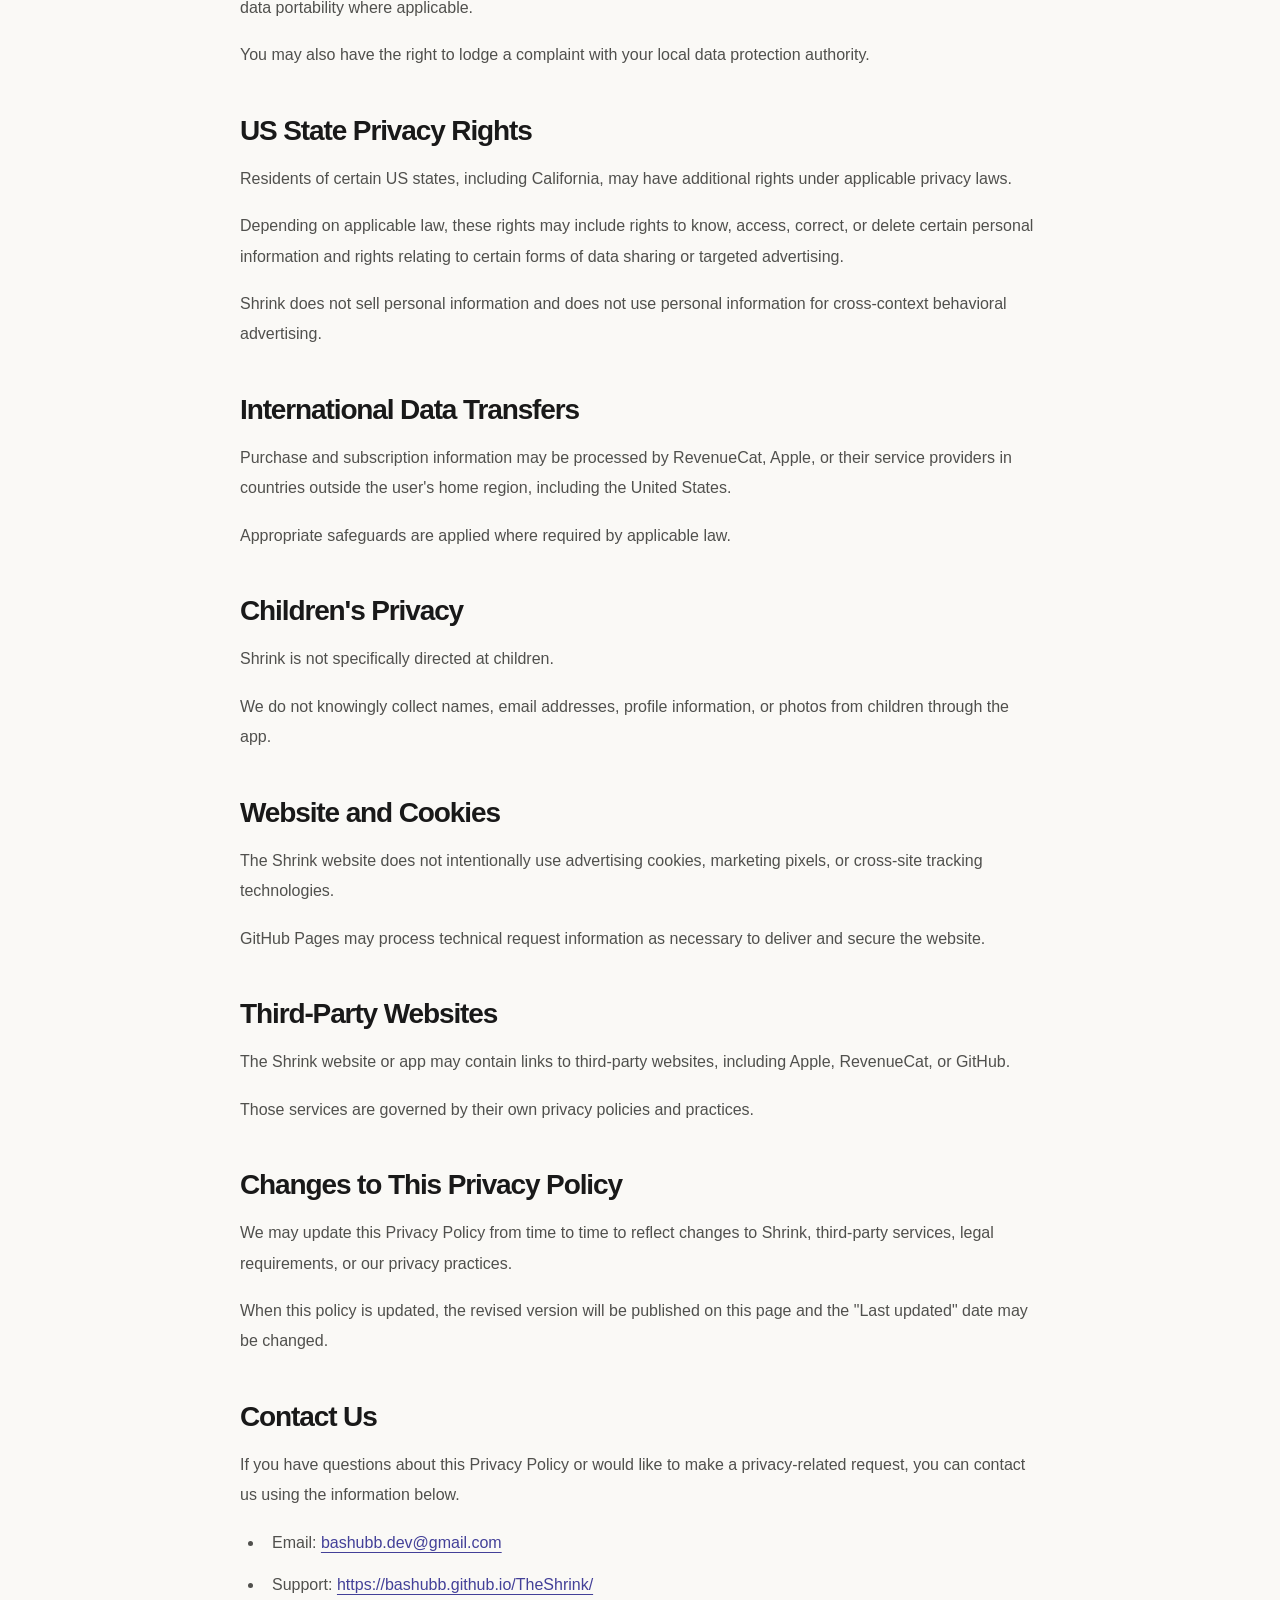
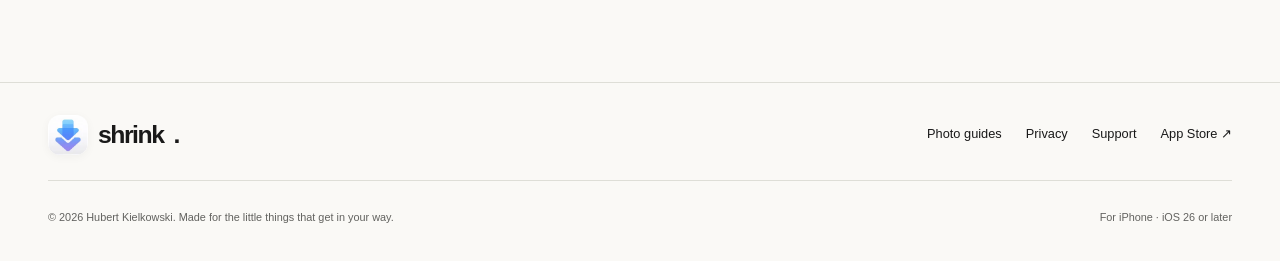
<file: privacy/index.html>
<!doctype html><html lang="en"><head><meta charset="utf-8"><meta name="viewport" content="width=device-width, initial-scale=1">
<title>Privacy Policy | Shrink</title><meta name="description" content="How Shrink handles on-device photos, in-app purchases, and website data. Read the developer’s privacy policy."><link rel="canonical" href="https://bashubb.github.io/TheShrink/privacy/">
<meta name="theme-color" content="#faf9f6"><meta name="apple-itunes-app" content="app-id=6804833389">
<meta property="og:type" content="website"><meta property="og:site_name" content="Shrink"><meta property="og:title" content="Privacy Policy | Shrink"><meta property="og:description" content="How Shrink handles on-device photos, in-app purchases, and website data. Read the developer’s privacy policy."><meta property="og:url" content="https://bashubb.github.io/TheShrink/privacy/"><meta property="og:image" content="https://bashubb.github.io/TheShrink/assets/social-preview.png"><meta property="og:image:width" content="1200"><meta property="og:image:height" content="630"><meta property="og:image:alt" content="Shrink — big photos, small files. An iPhone photo compressor for upload limits."><meta name="twitter:card" content="summary_large_image"><meta name="twitter:image" content="https://bashubb.github.io/TheShrink/assets/social-preview.png">
<link rel="icon" href="../assets/app-icon-128.webp" type="image/webp"><link rel="apple-touch-icon" href="../assets/originals/app-icon.jpg"><link rel="stylesheet" href="../assets/site.css"><script src="../assets/site.js" defer></script>
</head><body><a class="skip" href="#main">Skip to content</a><header class="site-header"><nav class="nav wrap" aria-label="Main navigation"><a class="brand" href="../index.html" aria-label="Shrink home"><img src="../assets/app-icon-128.webp" alt="" width="40" height="40">shrink<span aria-hidden="true">.</span></a><div class="nav-links"><a href="../index.html#how-it-works">How it works</a><a href="../index.html#screenshots">The app</a><a href="../guides/index.html">Guides</a><a href="../index.html#faq">FAQ</a><a class="button small" href="https://apps.apple.com/app/id6804833389">Get Shrink <span aria-hidden="true">↗</span></a></div></nav></header><main id="main" class="wrap"><article class="article-body privacy-content"><h1>Privacy Policy</h1> <p> <strong>Last updated: August 26, 2026</strong> </p> <h2>Who We Are</h2> <p> This Privacy Policy applies to <strong>Shrink: Photo Compressor</strong>, operated by bashubb, including the iOS app and its related website. </p> <h2>What Data We Process</h2> <p> Shrink does not require users to create an account or provide their name, email address, or other profile information in order to use the app. </p> <p> Photos selected in Shrink are processed locally on the user's device. Photos are not uploaded to our servers and are not shared with RevenueCat or other third parties. </p> <p> When a user makes or restores an in-app purchase, purchase and subscription information may be processed by Apple and RevenueCat in order to validate the transaction and manage access to paid features. </p> <h2>Photos and Photo Library Access</h2> <p> Shrink allows users to select photos from their photo library for compression and optimization. </p> <p> Selected photos are processed locally on the device. Shrink does not upload photos to a remote server, cloud service, analytics provider, or payment provider. </p> <p> Photo library access is used only to allow users to choose the images they want to process and save resulting images where applicable. </p> <h2>How We Use Data</h2> <p> Purchase and subscription information may be used to: </p> <ul> <li>Validate in-app purchases.</li> <li> Manage access to paid features and entitlements. </li> <li> Restore purchases across supported installations where available. </li> <li> Provide purchase and subscription analytics. </li> </ul> <p> Shrink does not use personal data for advertising or cross-app tracking. </p> <h2>Third-Party Services</h2> <h3>RevenueCat</h3> <p> Shrink uses RevenueCat to manage in-app purchase validation, subscription status, purchase history, and entitlements. </p> <p> RevenueCat may receive purchase and subscription information and related technical information required to provide these services. </p> <p> RevenueCat may also provide purchase-related analytics used to understand subscription and purchase performance. </p> <p> RevenueCat does not receive the photos that users process with Shrink. </p> <p> RevenueCat Privacy Policy: <a href="https://www.revenuecat.com/privacy" target="_blank" rel="noopener noreferrer" > https://www.revenuecat.com/privacy </a> </p> <h3>Apple App Store and StoreKit</h3> <p> In-app purchases are processed by Apple through the App Store and StoreKit. </p> <p> Shrink does not receive or store users' payment card numbers, bank account details, or other payment credentials. </p> <p> Apple may process payment, transaction, and account information according to Apple's own privacy practices. </p> <p> Apple Privacy Policy: <a href="https://www.apple.com/legal/privacy/" target="_blank" rel="noopener noreferrer" > https://www.apple.com/legal/privacy/ </a> </p> <h3>GitHub Pages</h3> <p> The Shrink website and this Privacy Policy are hosted using GitHub Pages. </p> <p> When users visit the website, GitHub may process standard web request information, such as IP addresses, browser information, device information, request timestamps, or similar technical data needed to operate the hosting service. </p> <p> GitHub Pages is used only to host the Shrink website and related legal information. It is not used to process photos selected in the Shrink app. </p> <p> GitHub Privacy Statement: <a href="https://docs.github.com/en/site-policy/privacy-policies/github-general-privacy-statement" target="_blank" rel="noopener noreferrer" > GitHub General Privacy Statement </a> </p> <h2>Payments and Purchases</h2> <p> Shrink may offer in-app purchases through Apple's StoreKit framework. </p> <p> Apple processes the payment transaction. Purchase and subscription information may then be shared with RevenueCat to validate the purchase and determine which paid features are available to the user. </p> <p> Shrink does not directly process or store users' payment card or billing information. </p> <h2>Analytics</h2> <p> Shrink does not use advertising analytics or tracking technologies to follow users across apps or websites. </p> <p> RevenueCat may process purchase and subscription information to provide purchase-related analytics, such as purchase history, subscription performance, and entitlement status. </p> <h2>Advertising and Tracking</h2> <p> Shrink does not display third-party advertising and does not use user data for advertising or cross-app tracking. </p> <p> Shrink does not use the advertising identifier (IDFA) for advertising or tracking purposes. </p> <h2>Accounts</h2> <p> Shrink does not require users to create an account or sign in. </p> <p> RevenueCat may use an anonymous identifier to associate purchase status with an app installation or customer record. Shrink does not intentionally associate this identifier with a user's name, email address, or other direct identity information. </p> <h2>Data Sharing</h2> <p> Shrink does not sell personal information. </p> <p> Purchase and subscription information may be shared with Apple and RevenueCat only as necessary to process purchases, validate transactions, manage entitlements, restore purchases, and provide purchase-related analytics. </p> <p> Photos processed by Shrink remain on the user's device and are not shared with these providers. </p> <h2>Data Retention</h2> <p> We retain or allow our service providers to retain data only for as long as reasonably necessary to provide the relevant service, manage purchases and entitlements, comply with legal obligations, prevent fraud, or resolve disputes. </p> <p> Retention periods for information processed by Apple, RevenueCat, and GitHub are also governed by those providers' respective privacy policies and legal obligations. </p> <h2>Security</h2> <p> We use reasonable technical and organizational measures to protect data processed in connection with Shrink. </p> <p> However, no method of electronic transmission or storage can be guaranteed to be completely secure. </p> <h2>Your Choices and Rights</h2> <p> Depending on your location, applicable law may provide rights regarding personal data processed in connection with Shrink. </p> <p> These rights may include the right to request: </p> <ul> <li>Access to personal data.</li> <li>Correction of inaccurate data.</li> <li>Deletion of personal data.</li> <li> Restriction of certain processing. </li> <li> A copy or export of personal data where applicable. </li> <li> Objection to certain forms of processing. </li> </ul> <p> Privacy-related requests can be sent to: <a href="mailto:bashubb.dev@gmail.com"> bashubb.dev@gmail.com </a> </p> <p> Shrink does not maintain user accounts, so there is no Shrink user account that needs to be deleted. </p> <p> Where a request concerns information held by a third-party service provider such as RevenueCat or Apple, we may need to use information related to the purchase or customer identifier to process the request, or the user may need to contact the relevant provider directly. </p> <h2>EEA and UK Privacy Rights</h2> <p> If you are located in the European Economic Area or the United Kingdom, applicable data protection law may provide rights to access, correct, delete, restrict, or object to certain processing of personal data and to request data portability where applicable. </p> <p> You may also have the right to lodge a complaint with your local data protection authority. </p> <h2>US State Privacy Rights</h2> <p> Residents of certain US states, including California, may have additional rights under applicable privacy laws. </p> <p> Depending on applicable law, these rights may include rights to know, access, correct, or delete certain personal information and rights relating to certain forms of data sharing or targeted advertising. </p> <p> Shrink does not sell personal information and does not use personal information for cross-context behavioral advertising. </p> <h2>International Data Transfers</h2> <p> Purchase and subscription information may be processed by RevenueCat, Apple, or their service providers in countries outside the user's home region, including the United States. </p> <p> Appropriate safeguards are applied where required by applicable law. </p> <h2>Children's Privacy</h2> <p> Shrink is not specifically directed at children. </p> <p> We do not knowingly collect names, email addresses, profile information, or photos from children through the app. </p> <h2>Website and Cookies</h2> <p> The Shrink website does not intentionally use advertising cookies, marketing pixels, or cross-site tracking technologies. </p> <p> GitHub Pages may process technical request information as necessary to deliver and secure the website. </p> <h2>Third-Party Websites</h2> <p> The Shrink website or app may contain links to third-party websites, including Apple, RevenueCat, or GitHub. </p> <p> Those services are governed by their own privacy policies and practices. </p> <h2>Changes to This Privacy Policy</h2> <p> We may update this Privacy Policy from time to time to reflect changes to Shrink, third-party services, legal requirements, or our privacy practices. </p> <p> When this policy is updated, the revised version will be published on this page and the "Last updated" date may be changed. </p> <h2>Contact Us</h2> <p> If you have questions about this Privacy Policy or would like to make a privacy-related request, you can contact us using the information below. </p> <ul> <li> Email: <a href="mailto:bashubb.dev@gmail.com"> bashubb.dev@gmail.com </a> </li> <li> Support: <a href="https://bashubb.github.io/TheShrink/" > https://bashubb.github.io/TheShrink/ </a> </li> </ul> </article></main><footer class="site-footer"><div class="wrap"><div class="footer-top"><a class="brand" href="../index.html" aria-label="Shrink home"><img src="../assets/app-icon-128.webp" alt="" width="40" height="40">shrink<span aria-hidden="true">.</span></a><nav class="footer-links" aria-label="Footer"><a href="../guides/index.html">Photo guides</a><a href="../privacy/index.html">Privacy</a><a href="mailto:bashubb.dev@gmail.com">Support</a><a href="https://apps.apple.com/app/id6804833389">App Store ↗</a></nav></div><div class="footer-bottom"><p>© 2026 Hubert Kielkowski. Made for the little things that get in your way.</p><p>For iPhone · iOS 26 or later</p></div></div></footer></body></html>
</file>
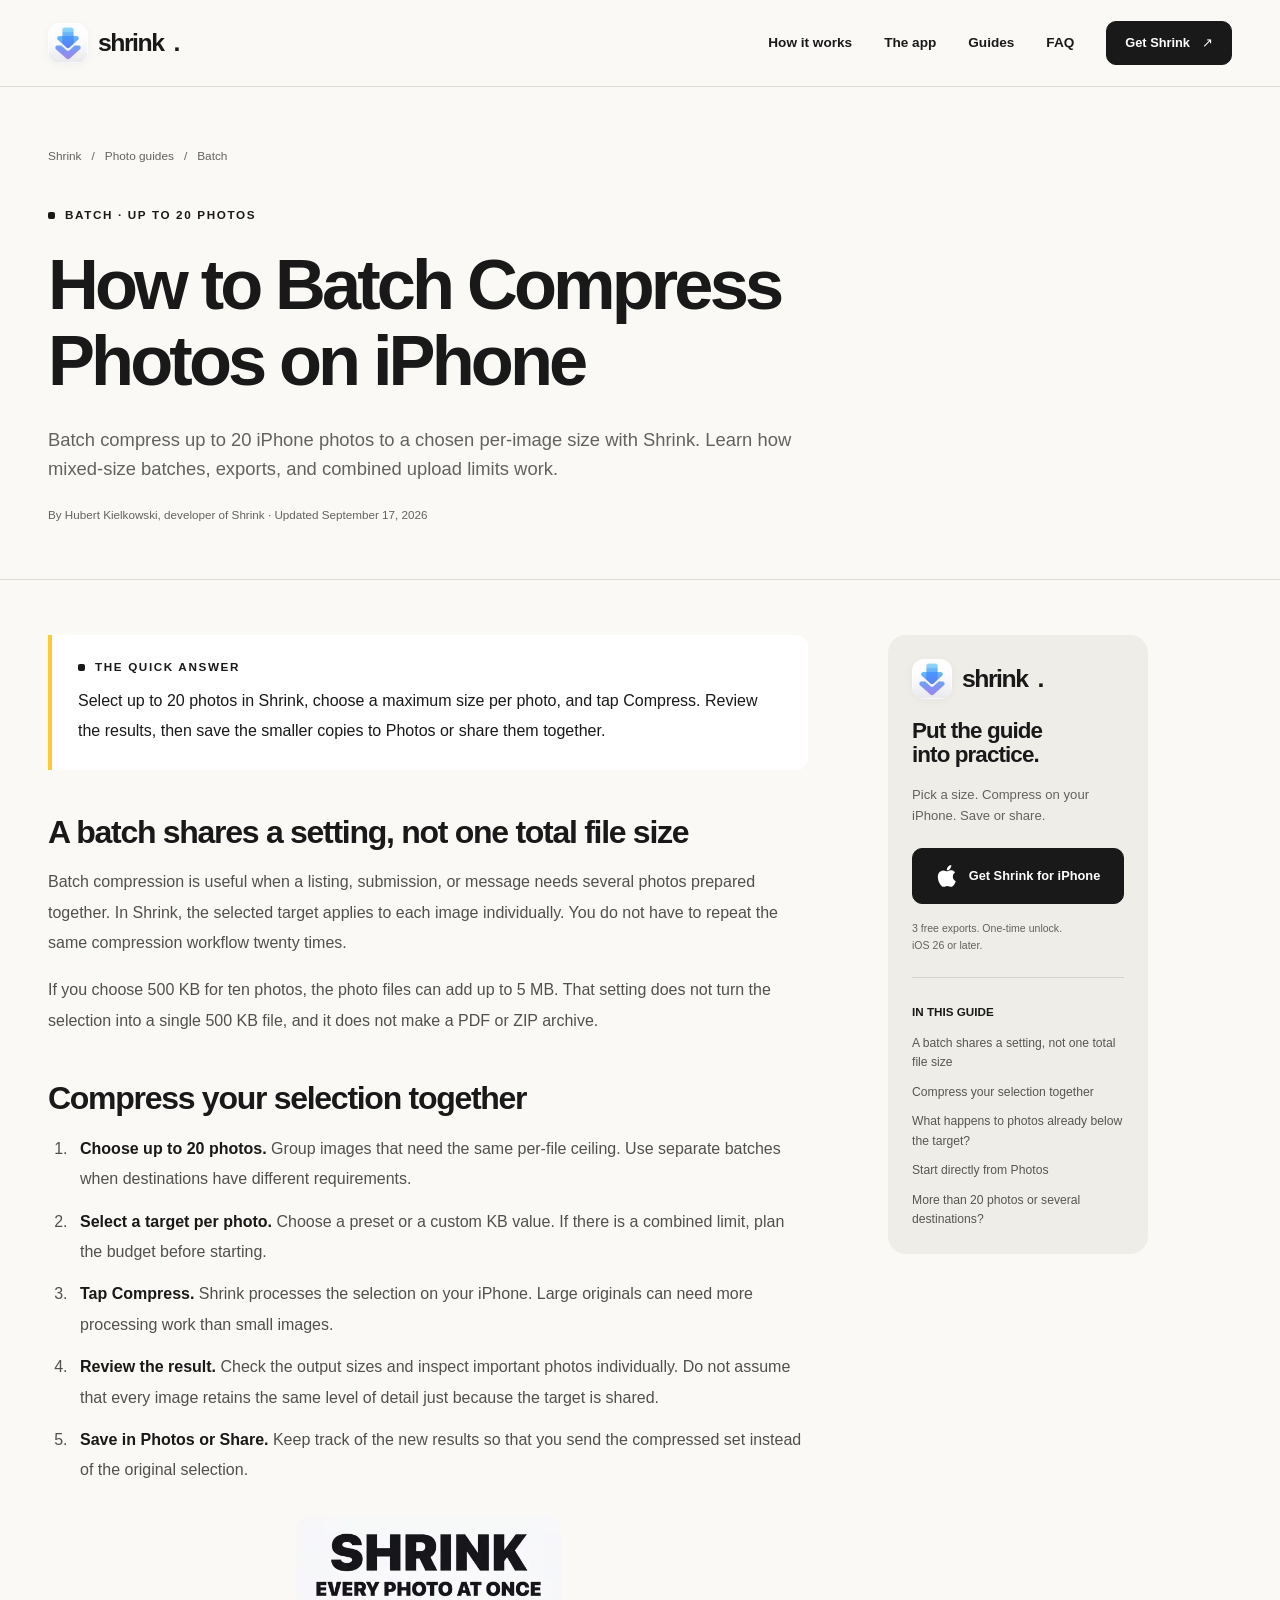
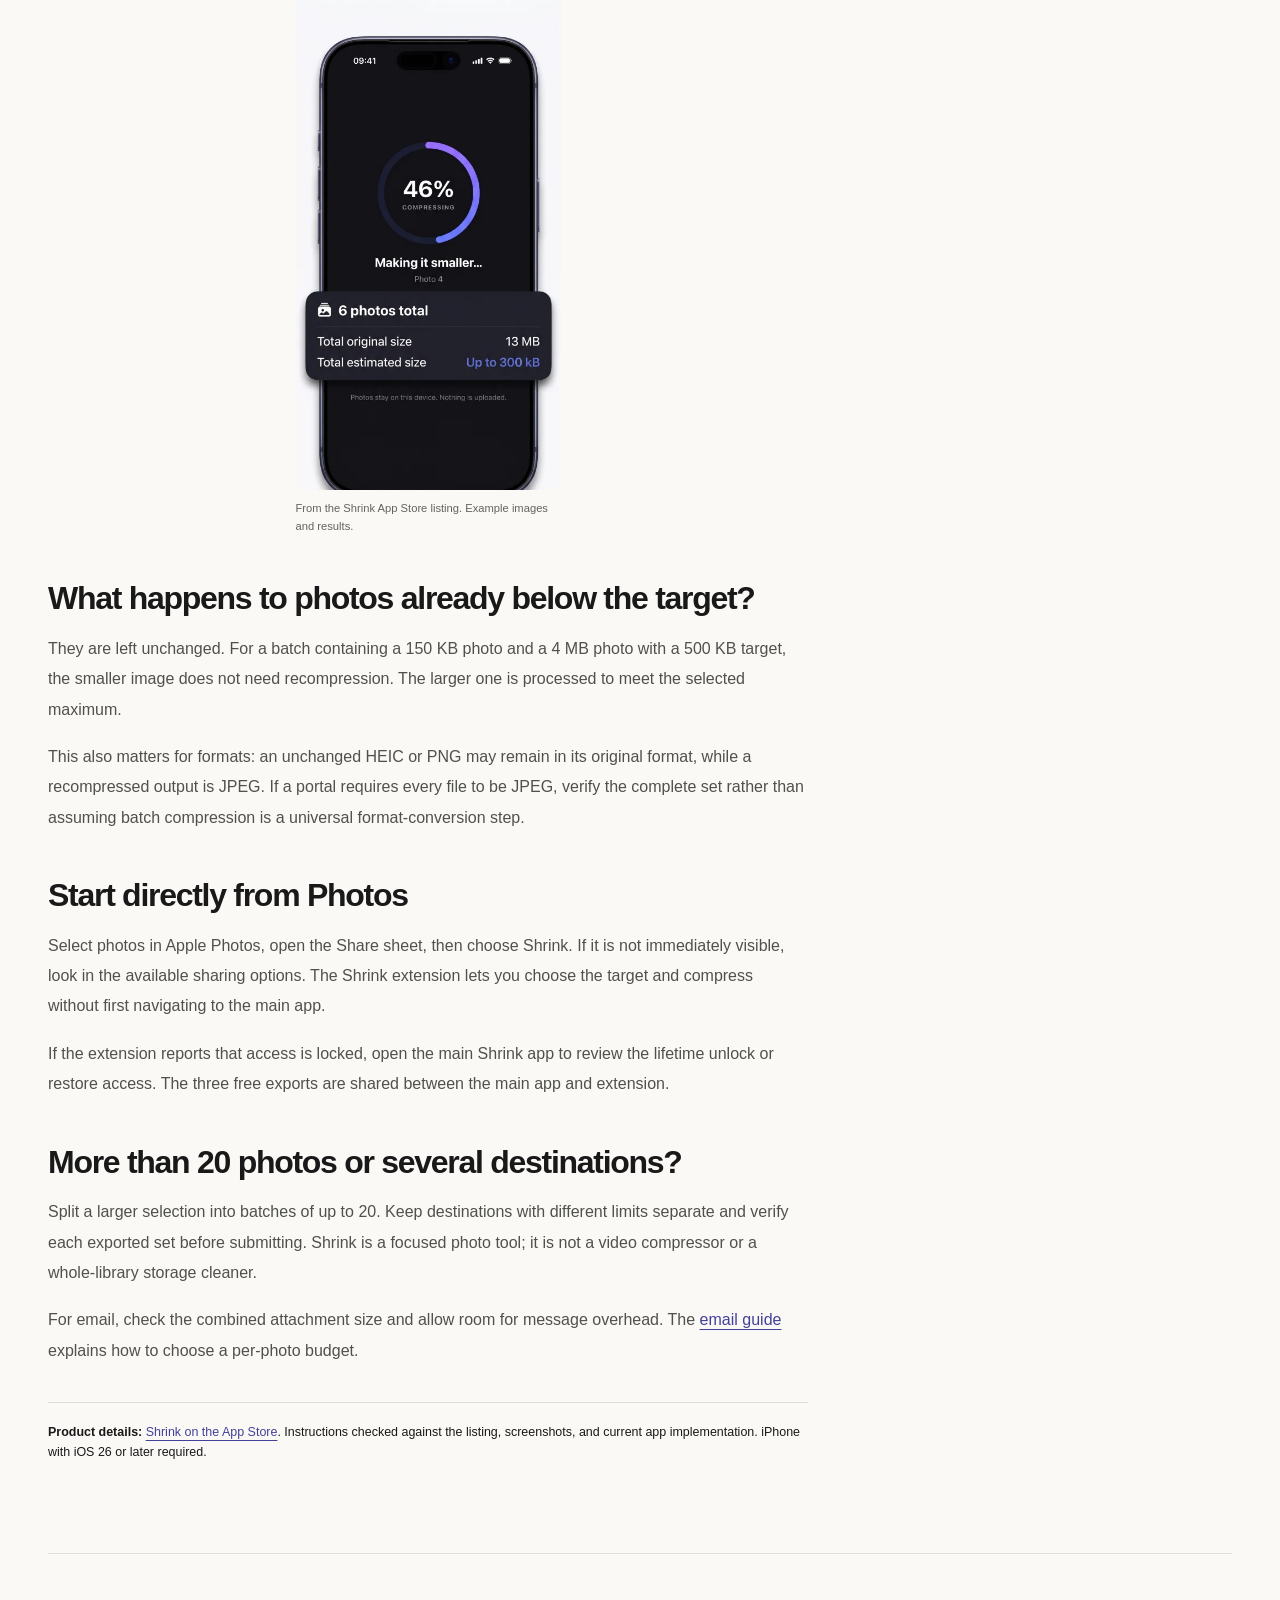
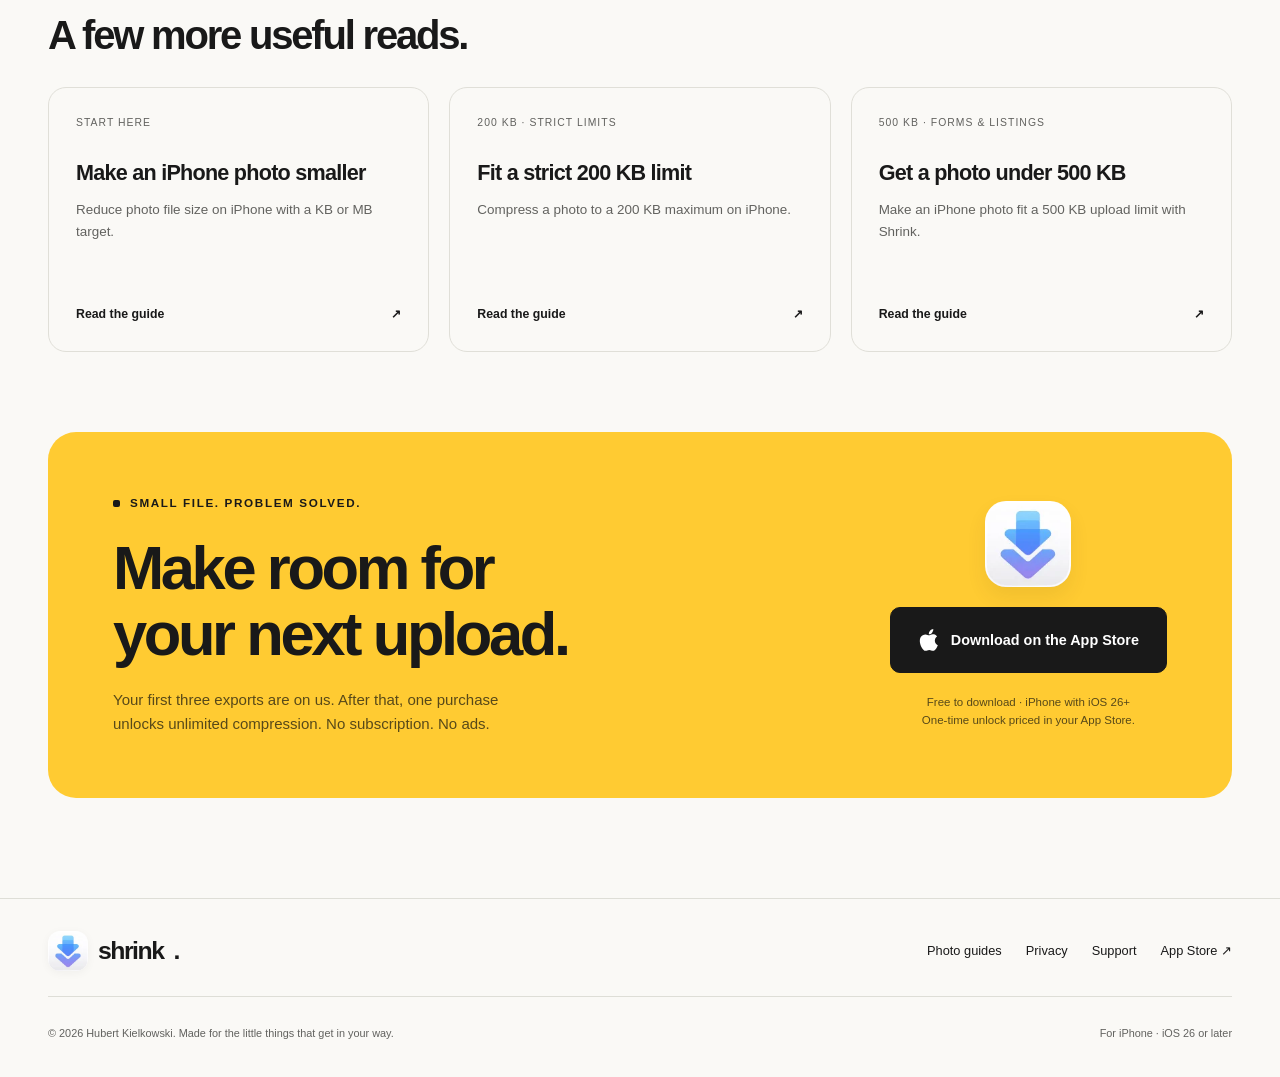
<file: guides/batch-compress-photos-iphone/index.html>
<!doctype html><html lang="en"><head><meta charset="utf-8"><meta name="viewport" content="width=device-width, initial-scale=1">
<title>How to Batch Compress Photos on iPhone | Shrink</title><meta name="description" content="Batch compress up to 20 iPhone photos to a chosen per-image size with Shrink. Learn how mixed-size batches, exports, and combined upload limits work."><link rel="canonical" href="https://bashubb.github.io/TheShrink/guides/batch-compress-photos-iphone/">
<meta name="theme-color" content="#faf9f6"><meta name="apple-itunes-app" content="app-id=6804833389">
<meta property="og:type" content="article"><meta property="og:site_name" content="Shrink"><meta property="og:title" content="How to Batch Compress Photos on iPhone | Shrink"><meta property="og:description" content="Batch compress up to 20 iPhone photos to a chosen per-image size with Shrink. Learn how mixed-size batches, exports, and combined upload limits work."><meta property="og:url" content="https://bashubb.github.io/TheShrink/guides/batch-compress-photos-iphone/"><meta property="og:image" content="https://bashubb.github.io/TheShrink/assets/social-preview.png"><meta property="og:image:width" content="1200"><meta property="og:image:height" content="630"><meta property="og:image:alt" content="Shrink — big photos, small files. An iPhone photo compressor for upload limits."><meta name="twitter:card" content="summary_large_image"><meta name="twitter:image" content="https://bashubb.github.io/TheShrink/assets/social-preview.png">
<link rel="icon" href="../../assets/app-icon-128.webp" type="image/webp"><link rel="apple-touch-icon" href="../../assets/originals/app-icon.jpg"><link rel="stylesheet" href="../../assets/site.css"><script src="../../assets/site.js" defer></script>
<script type="application/ld+json">{"@context": "https://schema.org", "@type": "BreadcrumbList", "itemListElement": [{"@type": "ListItem", "position": 1, "name": "Shrink", "item": "https://bashubb.github.io/TheShrink/"}, {"@type": "ListItem", "position": 2, "name": "Photo guides", "item": "https://bashubb.github.io/TheShrink/guides/"}, {"@type": "ListItem", "position": 3, "name": "How to Batch Compress Photos on iPhone", "item": "https://bashubb.github.io/TheShrink/guides/batch-compress-photos-iphone/"}]}</script></head><body><a class="skip" href="#main">Skip to content</a><header class="site-header"><nav class="nav wrap" aria-label="Main navigation"><a class="brand" href="../../index.html" aria-label="Shrink home"><img src="../../assets/app-icon-128.webp" alt="" width="40" height="40">shrink<span aria-hidden="true">.</span></a><div class="nav-links"><a href="../../index.html#how-it-works">How it works</a><a href="../../index.html#screenshots">The app</a><a href="../../guides/index.html">Guides</a><a href="../../index.html#faq">FAQ</a><a class="button small" href="https://apps.apple.com/app/id6804833389">Get Shrink <span aria-hidden="true">↗</span></a></div></nav></header><main id="main"><section class="article-hero"><div class="wrap"><nav class="breadcrumbs" aria-label="Breadcrumb"><a href="../../index.html">Shrink</a><span aria-hidden="true">/</span><a href="../index.html">Photo guides</a><span aria-hidden="true">/</span><span>Batch</span></nav><span class="eyebrow">Batch · Up to 20 photos</span><h1>How to Batch Compress Photos on iPhone</h1><p class="article-deck">Batch compress up to 20 iPhone photos to a chosen per-image size with Shrink. Learn how mixed-size batches, exports, and combined upload limits work.</p><p class="article-meta">By Hubert Kielkowski, developer of Shrink · Updated September 17, 2026</p></div></section><div class="article-layout wrap"><article class="article-body"><div class="quick-answer"><span class="eyebrow">The quick answer</span><p>Select up to 20 photos in Shrink, choose a maximum size per photo, and tap Compress. Review the results, then save the smaller copies to Photos or share them together.</p></div><h2 id="per-photo">A batch shares a setting, not one total file size</h2><p>Batch compression is useful when a listing, submission, or message needs several photos prepared together. In Shrink, the selected target applies to each image individually. You do not have to repeat the same compression workflow twenty times.</p><p>If you choose 500 KB for ten photos, the photo files can add up to 5 MB. That setting does not turn the selection into a single 500 KB file, and it does not make a PDF or ZIP archive.</p>
<h2 id="steps">Compress your selection together</h2><ol><li><strong>Choose up to 20 photos.</strong> Group images that need the same per-file ceiling. Use separate batches when destinations have different requirements.</li><li><strong>Select a target per photo.</strong> Choose a preset or a custom KB value. If there is a combined limit, plan the budget before starting.</li><li><strong>Tap Compress.</strong> Shrink processes the selection on your iPhone. Large originals can need more processing work than small images.</li><li><strong>Review the result.</strong> Check the output sizes and inspect important photos individually. Do not assume that every image retains the same level of detail just because the target is shared.</li><li><strong>Save in Photos or Share.</strong> Keep track of the new results so that you send the compressed set instead of the original selection.</li></ol>
<figure class="article-screenshot"><img src="../../assets/03-shrink-every-photo-at-once-480.webp" srcset="../../assets/03-shrink-every-photo-at-once-480.webp 480w, ../../assets/03-shrink-every-photo-at-once-800.webp 800w" sizes="(max-width: 600px) 240px, 265px" width="1290" height="2796" alt="Shrink App Store screenshot showing batch photo selection" class="" loading="lazy" decoding="async"><figcaption>From the Shrink App Store listing. Example images and results.</figcaption></figure><h2 id="mixed">What happens to photos already below the target?</h2><p>They are left unchanged. For a batch containing a 150 KB photo and a 4 MB photo with a 500 KB target, the smaller image does not need recompression. The larger one is processed to meet the selected maximum.</p><p>This also matters for formats: an unchanged HEIC or PNG may remain in its original format, while a recompressed output is JPEG. If a portal requires every file to be JPEG, verify the complete set rather than assuming batch compression is a universal format-conversion step.</p>
<h2 id="share-sheet">Start directly from Photos</h2><p>Select photos in Apple Photos, open the Share sheet, then choose Shrink. If it is not immediately visible, look in the available sharing options. The Shrink extension lets you choose the target and compress without first navigating to the main app.</p><p>If the extension reports that access is locked, open the main Shrink app to review the lifetime unlock or restore access. The three free exports are shared between the main app and extension.</p>
<h2 id="more-than-20">More than 20 photos or several destinations?</h2><p>Split a larger selection into batches of up to 20. Keep destinations with different limits separate and verify each exported set before submitting. Shrink is a focused photo tool; it is not a video compressor or a whole-library storage cleaner.</p><p>For email, check the combined attachment size and allow room for message overhead. The <a href="../compress-photos-for-email-iphone/index.html">email guide</a> explains how to choose a per-photo budget.</p><div class="sources"><strong>Product details:</strong> <a href="https://apps.apple.com/app/id6804833389">Shrink on the App Store</a>. Instructions checked against the listing, screenshots, and current app implementation. iPhone with iOS 26 or later required.</div></article><aside class="article-aside" aria-label="Get Shrink and guide contents"><a class="brand" href="../../index.html" aria-label="Shrink home"><img src="../../assets/app-icon-128.webp" alt="" width="40" height="40">shrink<span aria-hidden="true">.</span></a><h2>Put the guide<br>into practice.</h2><p>Pick a size. Compress on your iPhone. Save or share.</p><a class="button " href="https://apps.apple.com/app/id6804833389"><svg viewBox="0 0 24 28" aria-hidden="true"><path d="M19.4 14.5c0-3 2.5-4.5 2.6-4.6-1.5-2.2-3.8-2.5-4.6-2.5-2-.2-3.8 1.2-4.8 1.2-1 0-2.5-1.2-4.2-1.1C6.2 7.5 4.2 8.7 3 10.6.7 14.5 2.4 20.3 4.6 23.5c1.1 1.5 2.3 3.2 4 3.1 1.6 0 2.3-1 4.3-1s2.6 1 4.3 1c1.8 0 2.9-1.5 4-3.1 1.2-1.8 1.7-3.5 1.7-3.6-.1 0-3.5-1.3-3.5-5.4ZM16.2 5.4c.9-1.1 1.5-2.6 1.4-4.1-1.3.1-2.8.9-3.8 2-.8 1-1.6 2.5-1.4 4 1.4.1 2.9-.8 3.8-1.9Z"/></svg><span>Get Shrink for iPhone</span></a><p class="trial-note">3 free exports. One-time unlock.<br>iOS 26 or later.</p><nav class="toc" aria-label="On this page"><strong>IN THIS GUIDE</strong><a href="#per-photo">A batch shares a setting, not one total file size</a><a href="#steps">Compress your selection together</a><a href="#mixed">What happens to photos already below the target?</a><a href="#share-sheet">Start directly from Photos</a><a href="#more-than-20">More than 20 photos or several destinations?</a></nav></aside></div><section class="related wrap" aria-labelledby="related-title"><h2 id="related-title">A few more useful reads.</h2><div class="guide-grid"><a class="guide-card " href="../../guides/reduce-photo-size-iphone/index.html"><span class="guide-tag">Start here</span><h3>Make an iPhone photo smaller</h3><p>Reduce photo file size on iPhone with a KB or MB target.</p><span class="guide-arrow">Read the guide <span aria-hidden="true">↗</span></span></a><a class="guide-card " href="../../guides/compress-photo-to-200kb/index.html"><span class="guide-tag">200 KB · Strict limits</span><h3>Fit a strict 200 KB limit</h3><p>Compress a photo to a 200 KB maximum on iPhone.</p><span class="guide-arrow">Read the guide <span aria-hidden="true">↗</span></span></a><a class="guide-card " href="../../guides/compress-photo-to-500kb/index.html"><span class="guide-tag">500 KB · Forms & listings</span><h3>Get a photo under 500 KB</h3><p>Make an iPhone photo fit a 500 KB upload limit with Shrink.</p><span class="guide-arrow">Read the guide <span aria-hidden="true">↗</span></span></a></div></section><section class="section download-section wrap" id="download" aria-labelledby="download-title"><div class="download-card"><div><span class="eyebrow">Small file. Problem solved.</span><h2 id="download-title">Make room for<br>your next upload.</h2><p>Your first three exports are on us. After that, one purchase unlocks unlimited compression. No subscription. No ads.</p></div><div class="download-action"><img src="../../assets/app-icon-128.webp" width="86" height="86" alt="Shrink app icon" loading="lazy"><a class="button " href="https://apps.apple.com/app/id6804833389"><svg viewBox="0 0 24 28" aria-hidden="true"><path d="M19.4 14.5c0-3 2.5-4.5 2.6-4.6-1.5-2.2-3.8-2.5-4.6-2.5-2-.2-3.8 1.2-4.8 1.2-1 0-2.5-1.2-4.2-1.1C6.2 7.5 4.2 8.7 3 10.6.7 14.5 2.4 20.3 4.6 23.5c1.1 1.5 2.3 3.2 4 3.1 1.6 0 2.3-1 4.3-1s2.6 1 4.3 1c1.8 0 2.9-1.5 4-3.1 1.2-1.8 1.7-3.5 1.7-3.6-.1 0-3.5-1.3-3.5-5.4ZM16.2 5.4c.9-1.1 1.5-2.6 1.4-4.1-1.3.1-2.8.9-3.8 2-.8 1-1.6 2.5-1.4 4 1.4.1 2.9-.8 3.8-1.9Z"/></svg><span>Download on the App Store</span></a><p class="trial-note">Free to download · iPhone with iOS 26+<br>One-time unlock priced in your App Store.</p></div></div></section></main><footer class="site-footer"><div class="wrap"><div class="footer-top"><a class="brand" href="../../index.html" aria-label="Shrink home"><img src="../../assets/app-icon-128.webp" alt="" width="40" height="40">shrink<span aria-hidden="true">.</span></a><nav class="footer-links" aria-label="Footer"><a href="../../guides/index.html">Photo guides</a><a href="../../privacy/index.html">Privacy</a><a href="mailto:bashubb.dev@gmail.com">Support</a><a href="https://apps.apple.com/app/id6804833389">App Store ↗</a></nav></div><div class="footer-bottom"><p>© 2026 Hubert Kielkowski. Made for the little things that get in your way.</p><p>For iPhone · iOS 26 or later</p></div></div></footer></body></html>
</file>
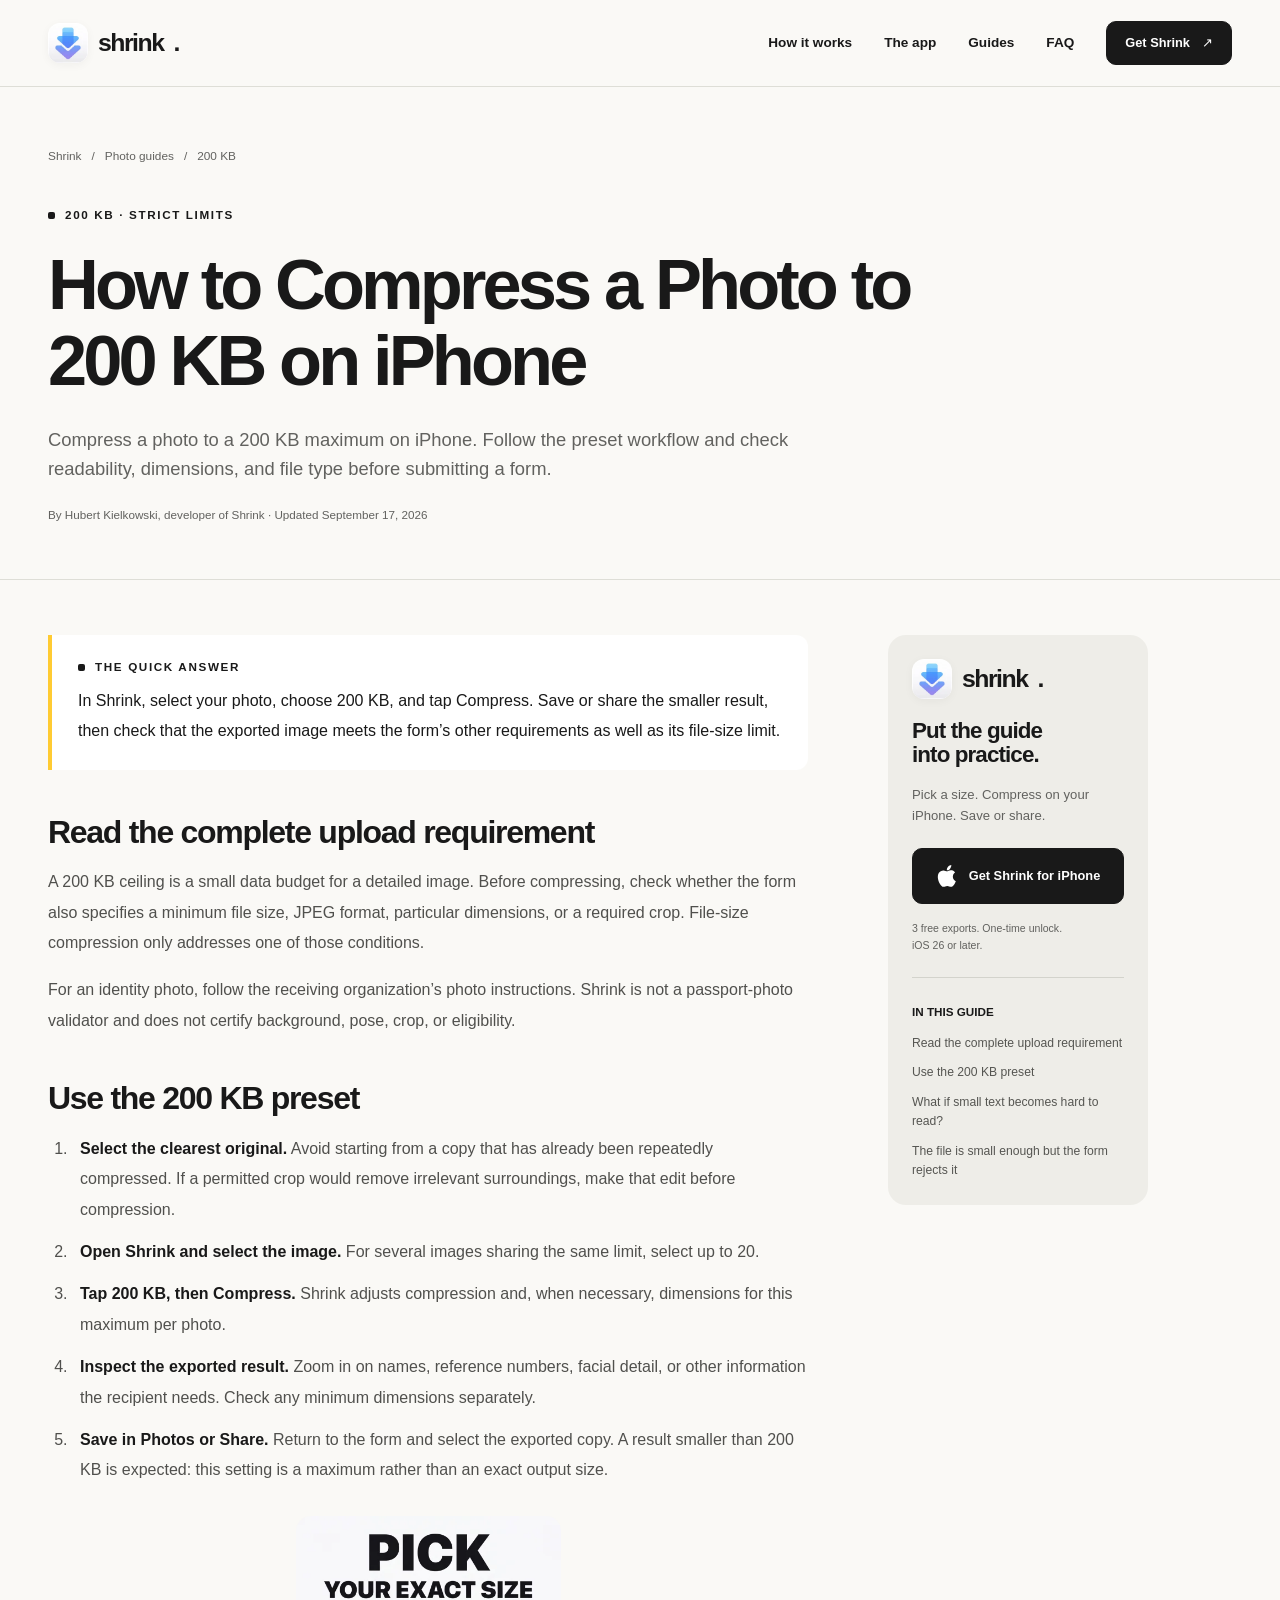
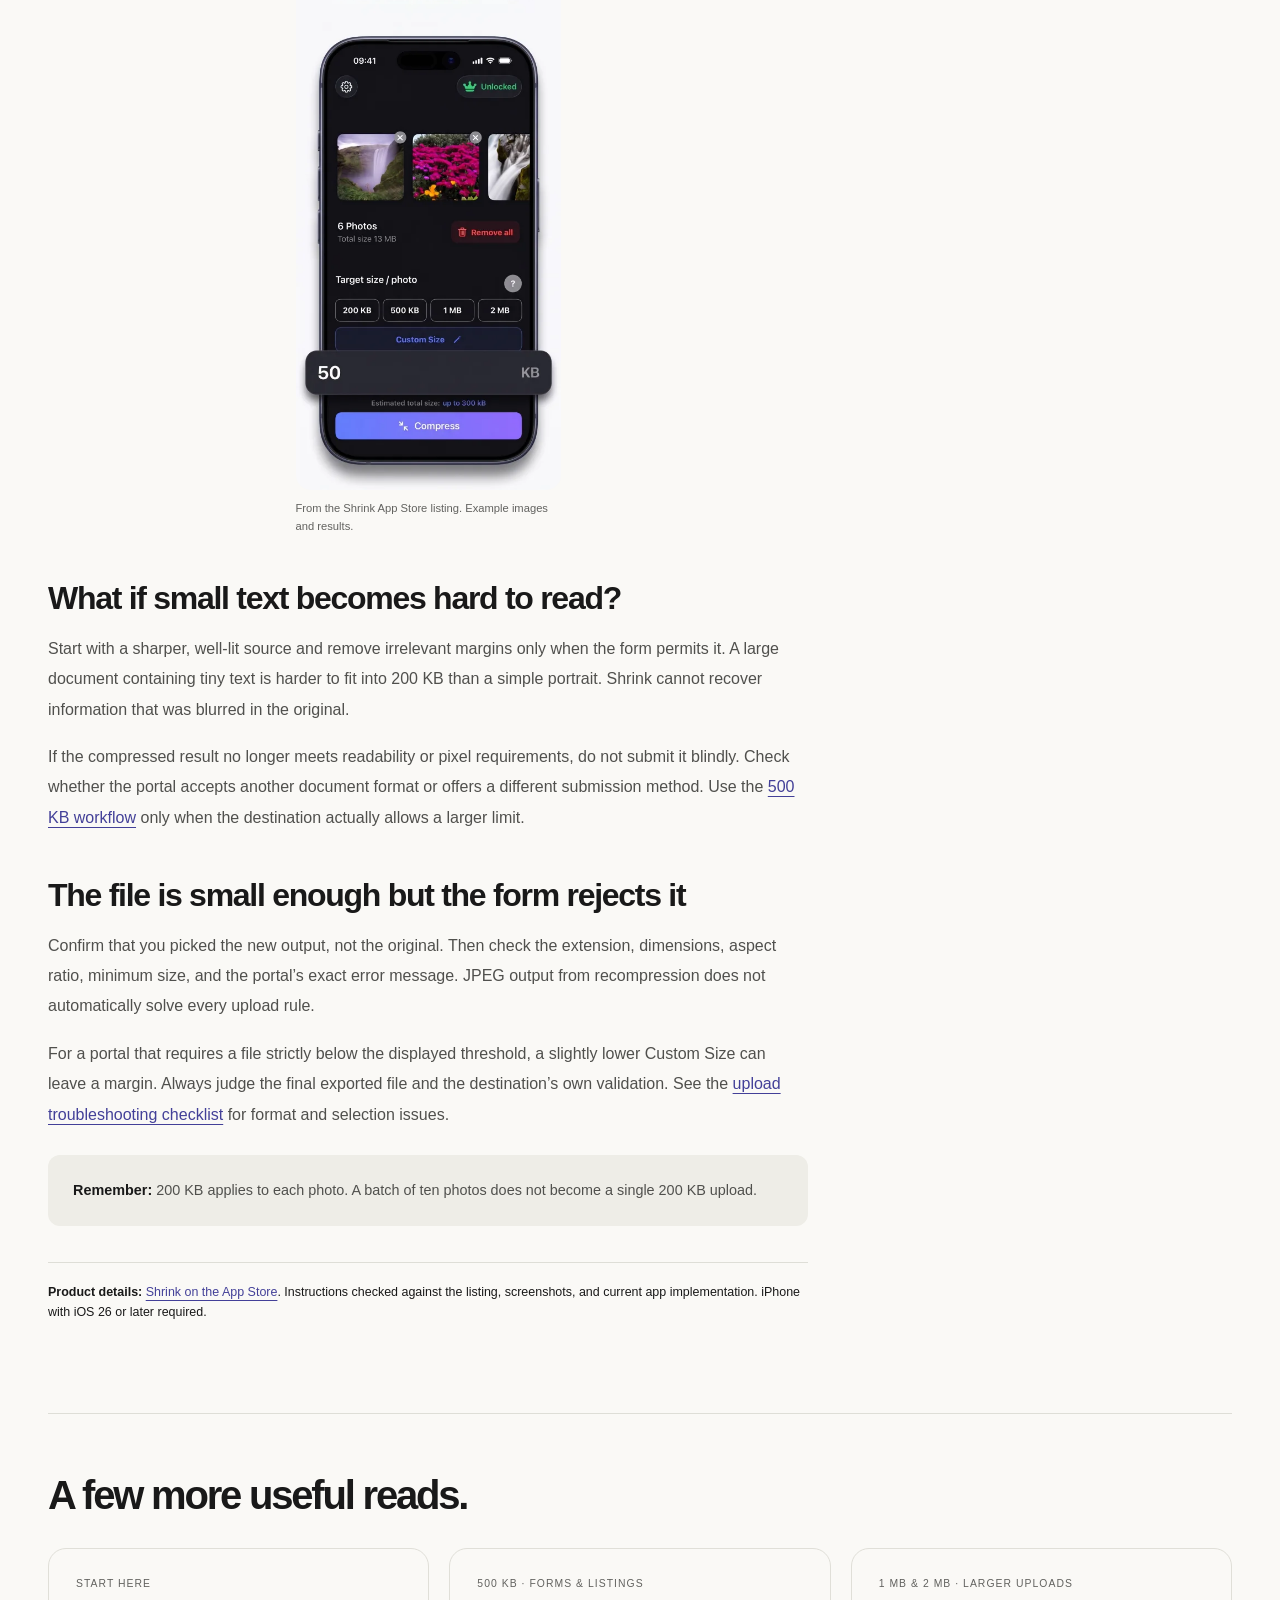
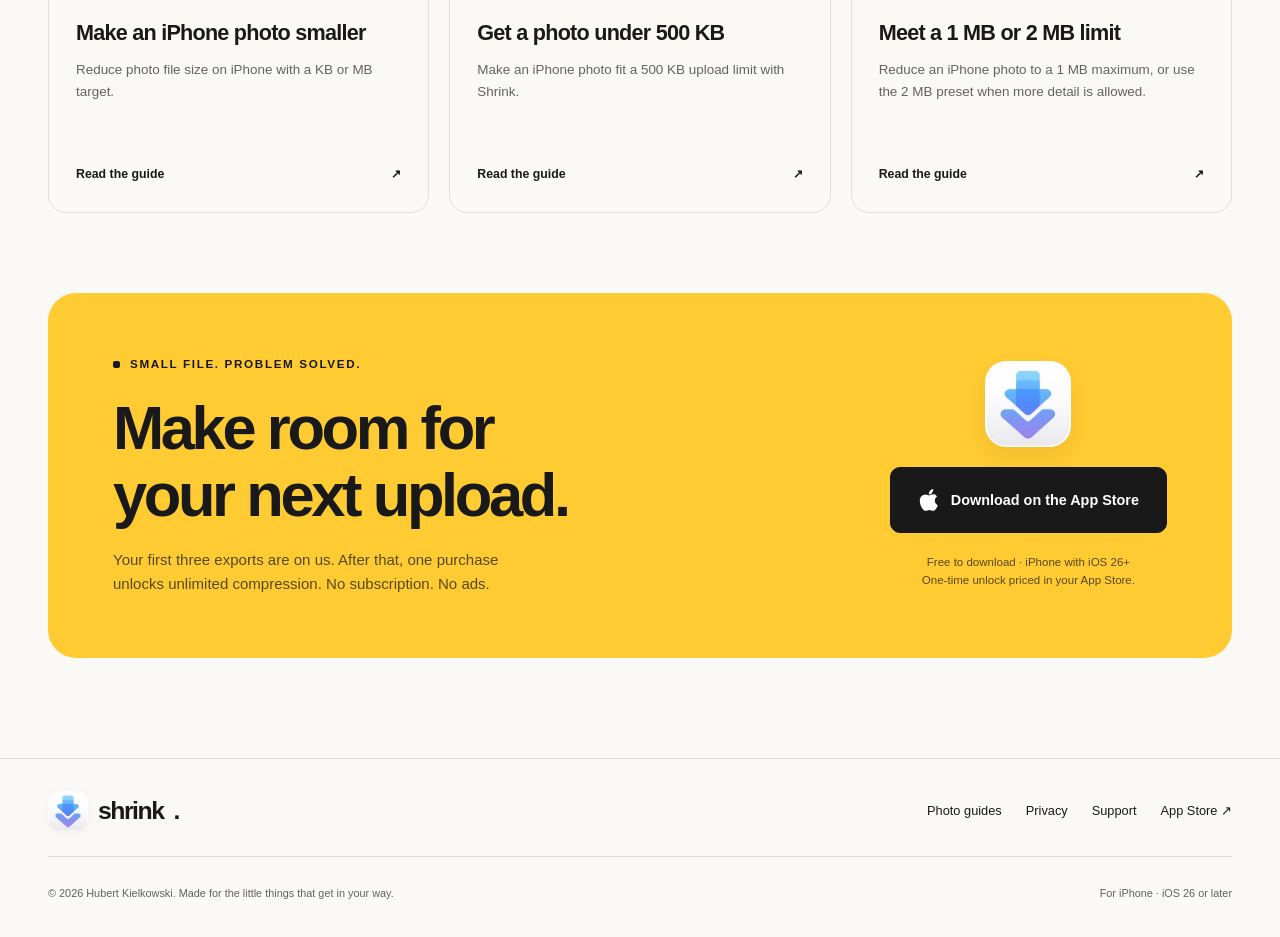
<file: guides/compress-photo-to-200kb/index.html>
<!doctype html><html lang="en"><head><meta charset="utf-8"><meta name="viewport" content="width=device-width, initial-scale=1">
<title>How to Compress a Photo to 200 KB on iPhone | Shrink</title><meta name="description" content="Compress a photo to a 200 KB maximum on iPhone. Follow the preset workflow and check readability, dimensions, and file type before submitting a form."><link rel="canonical" href="https://bashubb.github.io/TheShrink/guides/compress-photo-to-200kb/">
<meta name="theme-color" content="#faf9f6"><meta name="apple-itunes-app" content="app-id=6804833389">
<meta property="og:type" content="article"><meta property="og:site_name" content="Shrink"><meta property="og:title" content="How to Compress a Photo to 200 KB on iPhone | Shrink"><meta property="og:description" content="Compress a photo to a 200 KB maximum on iPhone. Follow the preset workflow and check readability, dimensions, and file type before submitting a form."><meta property="og:url" content="https://bashubb.github.io/TheShrink/guides/compress-photo-to-200kb/"><meta property="og:image" content="https://bashubb.github.io/TheShrink/assets/social-preview.png"><meta property="og:image:width" content="1200"><meta property="og:image:height" content="630"><meta property="og:image:alt" content="Shrink — big photos, small files. An iPhone photo compressor for upload limits."><meta name="twitter:card" content="summary_large_image"><meta name="twitter:image" content="https://bashubb.github.io/TheShrink/assets/social-preview.png">
<link rel="icon" href="../../assets/app-icon-128.webp" type="image/webp"><link rel="apple-touch-icon" href="../../assets/originals/app-icon.jpg"><link rel="stylesheet" href="../../assets/site.css"><script src="../../assets/site.js" defer></script>
<script type="application/ld+json">{"@context": "https://schema.org", "@type": "BreadcrumbList", "itemListElement": [{"@type": "ListItem", "position": 1, "name": "Shrink", "item": "https://bashubb.github.io/TheShrink/"}, {"@type": "ListItem", "position": 2, "name": "Photo guides", "item": "https://bashubb.github.io/TheShrink/guides/"}, {"@type": "ListItem", "position": 3, "name": "How to Compress a Photo to 200 KB on iPhone", "item": "https://bashubb.github.io/TheShrink/guides/compress-photo-to-200kb/"}]}</script></head><body><a class="skip" href="#main">Skip to content</a><header class="site-header"><nav class="nav wrap" aria-label="Main navigation"><a class="brand" href="../../index.html" aria-label="Shrink home"><img src="../../assets/app-icon-128.webp" alt="" width="40" height="40">shrink<span aria-hidden="true">.</span></a><div class="nav-links"><a href="../../index.html#how-it-works">How it works</a><a href="../../index.html#screenshots">The app</a><a href="../../guides/index.html">Guides</a><a href="../../index.html#faq">FAQ</a><a class="button small" href="https://apps.apple.com/app/id6804833389">Get Shrink <span aria-hidden="true">↗</span></a></div></nav></header><main id="main"><section class="article-hero"><div class="wrap"><nav class="breadcrumbs" aria-label="Breadcrumb"><a href="../../index.html">Shrink</a><span aria-hidden="true">/</span><a href="../index.html">Photo guides</a><span aria-hidden="true">/</span><span>200 KB</span></nav><span class="eyebrow">200 KB · Strict limits</span><h1>How to Compress a Photo to 200 KB on iPhone</h1><p class="article-deck">Compress a photo to a 200 KB maximum on iPhone. Follow the preset workflow and check readability, dimensions, and file type before submitting a form.</p><p class="article-meta">By Hubert Kielkowski, developer of Shrink · Updated September 17, 2026</p></div></section><div class="article-layout wrap"><article class="article-body"><div class="quick-answer"><span class="eyebrow">The quick answer</span><p>In Shrink, select your photo, choose 200 KB, and tap Compress. Save or share the smaller result, then check that the exported image meets the form’s other requirements as well as its file-size limit.</p></div><h2 id="before">Read the complete upload requirement</h2><p>A 200 KB ceiling is a small data budget for a detailed image. Before compressing, check whether the form also specifies a minimum file size, JPEG format, particular dimensions, or a required crop. File-size compression only addresses one of those conditions.</p><p>For an identity photo, follow the receiving organization’s photo instructions. Shrink is not a passport-photo validator and does not certify background, pose, crop, or eligibility.</p>
<h2 id="steps">Use the 200 KB preset</h2><ol><li><strong>Select the clearest original.</strong> Avoid starting from a copy that has already been repeatedly compressed. If a permitted crop would remove irrelevant surroundings, make that edit before compression.</li><li><strong>Open Shrink and select the image.</strong> For several images sharing the same limit, select up to 20.</li><li><strong>Tap 200 KB, then Compress.</strong> Shrink adjusts compression and, when necessary, dimensions for this maximum per photo.</li><li><strong>Inspect the exported result.</strong> Zoom in on names, reference numbers, facial detail, or other information the recipient needs. Check any minimum dimensions separately.</li><li><strong>Save in Photos or Share.</strong> Return to the form and select the exported copy. A result smaller than 200 KB is expected: this setting is a maximum rather than an exact output size.</li></ol>
<figure class="article-screenshot"><img src="../../assets/02-pick-your-exact-size-480.webp" srcset="../../assets/02-pick-your-exact-size-480.webp 480w, ../../assets/02-pick-your-exact-size-800.webp 800w" sizes="(max-width: 600px) 240px, 265px" width="1290" height="2796" alt="Shrink target selector with presets and a custom size field" class="" loading="lazy" decoding="async"><figcaption>From the Shrink App Store listing. Example images and results.</figcaption></figure><h2 id="readability">What if small text becomes hard to read?</h2><p>Start with a sharper, well-lit source and remove irrelevant margins only when the form permits it. A large document containing tiny text is harder to fit into 200 KB than a simple portrait. Shrink cannot recover information that was blurred in the original.</p><p>If the compressed result no longer meets readability or pixel requirements, do not submit it blindly. Check whether the portal accepts another document format or offers a different submission method. Use the <a href="../compress-photo-to-500kb/index.html">500 KB workflow</a> only when the destination actually allows a larger limit.</p>
<h2 id="rejection">The file is small enough but the form rejects it</h2><p>Confirm that you picked the new output, not the original. Then check the extension, dimensions, aspect ratio, minimum size, and the portal’s exact error message. JPEG output from recompression does not automatically solve every upload rule.</p><p>For a portal that requires a file strictly below the displayed threshold, a slightly lower Custom Size can leave a margin. Always judge the final exported file and the destination’s own validation. See the <a href="../photo-too-large-to-upload-iphone/index.html">upload troubleshooting checklist</a> for format and selection issues.</p>
<div class="article-note"><p><strong>Remember:</strong> 200 KB applies to each photo. A batch of ten photos does not become a single 200 KB upload.</p></div><div class="sources"><strong>Product details:</strong> <a href="https://apps.apple.com/app/id6804833389">Shrink on the App Store</a>. Instructions checked against the listing, screenshots, and current app implementation. iPhone with iOS 26 or later required.</div></article><aside class="article-aside" aria-label="Get Shrink and guide contents"><a class="brand" href="../../index.html" aria-label="Shrink home"><img src="../../assets/app-icon-128.webp" alt="" width="40" height="40">shrink<span aria-hidden="true">.</span></a><h2>Put the guide<br>into practice.</h2><p>Pick a size. Compress on your iPhone. Save or share.</p><a class="button " href="https://apps.apple.com/app/id6804833389"><svg viewBox="0 0 24 28" aria-hidden="true"><path d="M19.4 14.5c0-3 2.5-4.5 2.6-4.6-1.5-2.2-3.8-2.5-4.6-2.5-2-.2-3.8 1.2-4.8 1.2-1 0-2.5-1.2-4.2-1.1C6.2 7.5 4.2 8.7 3 10.6.7 14.5 2.4 20.3 4.6 23.5c1.1 1.5 2.3 3.2 4 3.1 1.6 0 2.3-1 4.3-1s2.6 1 4.3 1c1.8 0 2.9-1.5 4-3.1 1.2-1.8 1.7-3.5 1.7-3.6-.1 0-3.5-1.3-3.5-5.4ZM16.2 5.4c.9-1.1 1.5-2.6 1.4-4.1-1.3.1-2.8.9-3.8 2-.8 1-1.6 2.5-1.4 4 1.4.1 2.9-.8 3.8-1.9Z"/></svg><span>Get Shrink for iPhone</span></a><p class="trial-note">3 free exports. One-time unlock.<br>iOS 26 or later.</p><nav class="toc" aria-label="On this page"><strong>IN THIS GUIDE</strong><a href="#before">Read the complete upload requirement</a><a href="#steps">Use the 200 KB preset</a><a href="#readability">What if small text becomes hard to read?</a><a href="#rejection">The file is small enough but the form rejects it</a></nav></aside></div><section class="related wrap" aria-labelledby="related-title"><h2 id="related-title">A few more useful reads.</h2><div class="guide-grid"><a class="guide-card " href="../../guides/reduce-photo-size-iphone/index.html"><span class="guide-tag">Start here</span><h3>Make an iPhone photo smaller</h3><p>Reduce photo file size on iPhone with a KB or MB target.</p><span class="guide-arrow">Read the guide <span aria-hidden="true">↗</span></span></a><a class="guide-card " href="../../guides/compress-photo-to-500kb/index.html"><span class="guide-tag">500 KB · Forms & listings</span><h3>Get a photo under 500 KB</h3><p>Make an iPhone photo fit a 500 KB upload limit with Shrink.</p><span class="guide-arrow">Read the guide <span aria-hidden="true">↗</span></span></a><a class="guide-card " href="../../guides/compress-photo-under-1mb/index.html"><span class="guide-tag">1 MB & 2 MB · Larger uploads</span><h3>Meet a 1 MB or 2 MB limit</h3><p>Reduce an iPhone photo to a 1 MB maximum, or use the 2 MB preset when more detail is allowed.</p><span class="guide-arrow">Read the guide <span aria-hidden="true">↗</span></span></a></div></section><section class="section download-section wrap" id="download" aria-labelledby="download-title"><div class="download-card"><div><span class="eyebrow">Small file. Problem solved.</span><h2 id="download-title">Make room for<br>your next upload.</h2><p>Your first three exports are on us. After that, one purchase unlocks unlimited compression. No subscription. No ads.</p></div><div class="download-action"><img src="../../assets/app-icon-128.webp" width="86" height="86" alt="Shrink app icon" loading="lazy"><a class="button " href="https://apps.apple.com/app/id6804833389"><svg viewBox="0 0 24 28" aria-hidden="true"><path d="M19.4 14.5c0-3 2.5-4.5 2.6-4.6-1.5-2.2-3.8-2.5-4.6-2.5-2-.2-3.8 1.2-4.8 1.2-1 0-2.5-1.2-4.2-1.1C6.2 7.5 4.2 8.7 3 10.6.7 14.5 2.4 20.3 4.6 23.5c1.1 1.5 2.3 3.2 4 3.1 1.6 0 2.3-1 4.3-1s2.6 1 4.3 1c1.8 0 2.9-1.5 4-3.1 1.2-1.8 1.7-3.5 1.7-3.6-.1 0-3.5-1.3-3.5-5.4ZM16.2 5.4c.9-1.1 1.5-2.6 1.4-4.1-1.3.1-2.8.9-3.8 2-.8 1-1.6 2.5-1.4 4 1.4.1 2.9-.8 3.8-1.9Z"/></svg><span>Download on the App Store</span></a><p class="trial-note">Free to download · iPhone with iOS 26+<br>One-time unlock priced in your App Store.</p></div></div></section></main><footer class="site-footer"><div class="wrap"><div class="footer-top"><a class="brand" href="../../index.html" aria-label="Shrink home"><img src="../../assets/app-icon-128.webp" alt="" width="40" height="40">shrink<span aria-hidden="true">.</span></a><nav class="footer-links" aria-label="Footer"><a href="../../guides/index.html">Photo guides</a><a href="../../privacy/index.html">Privacy</a><a href="mailto:bashubb.dev@gmail.com">Support</a><a href="https://apps.apple.com/app/id6804833389">App Store ↗</a></nav></div><div class="footer-bottom"><p>© 2026 Hubert Kielkowski. Made for the little things that get in your way.</p><p>For iPhone · iOS 26 or later</p></div></div></footer></body></html>
</file>
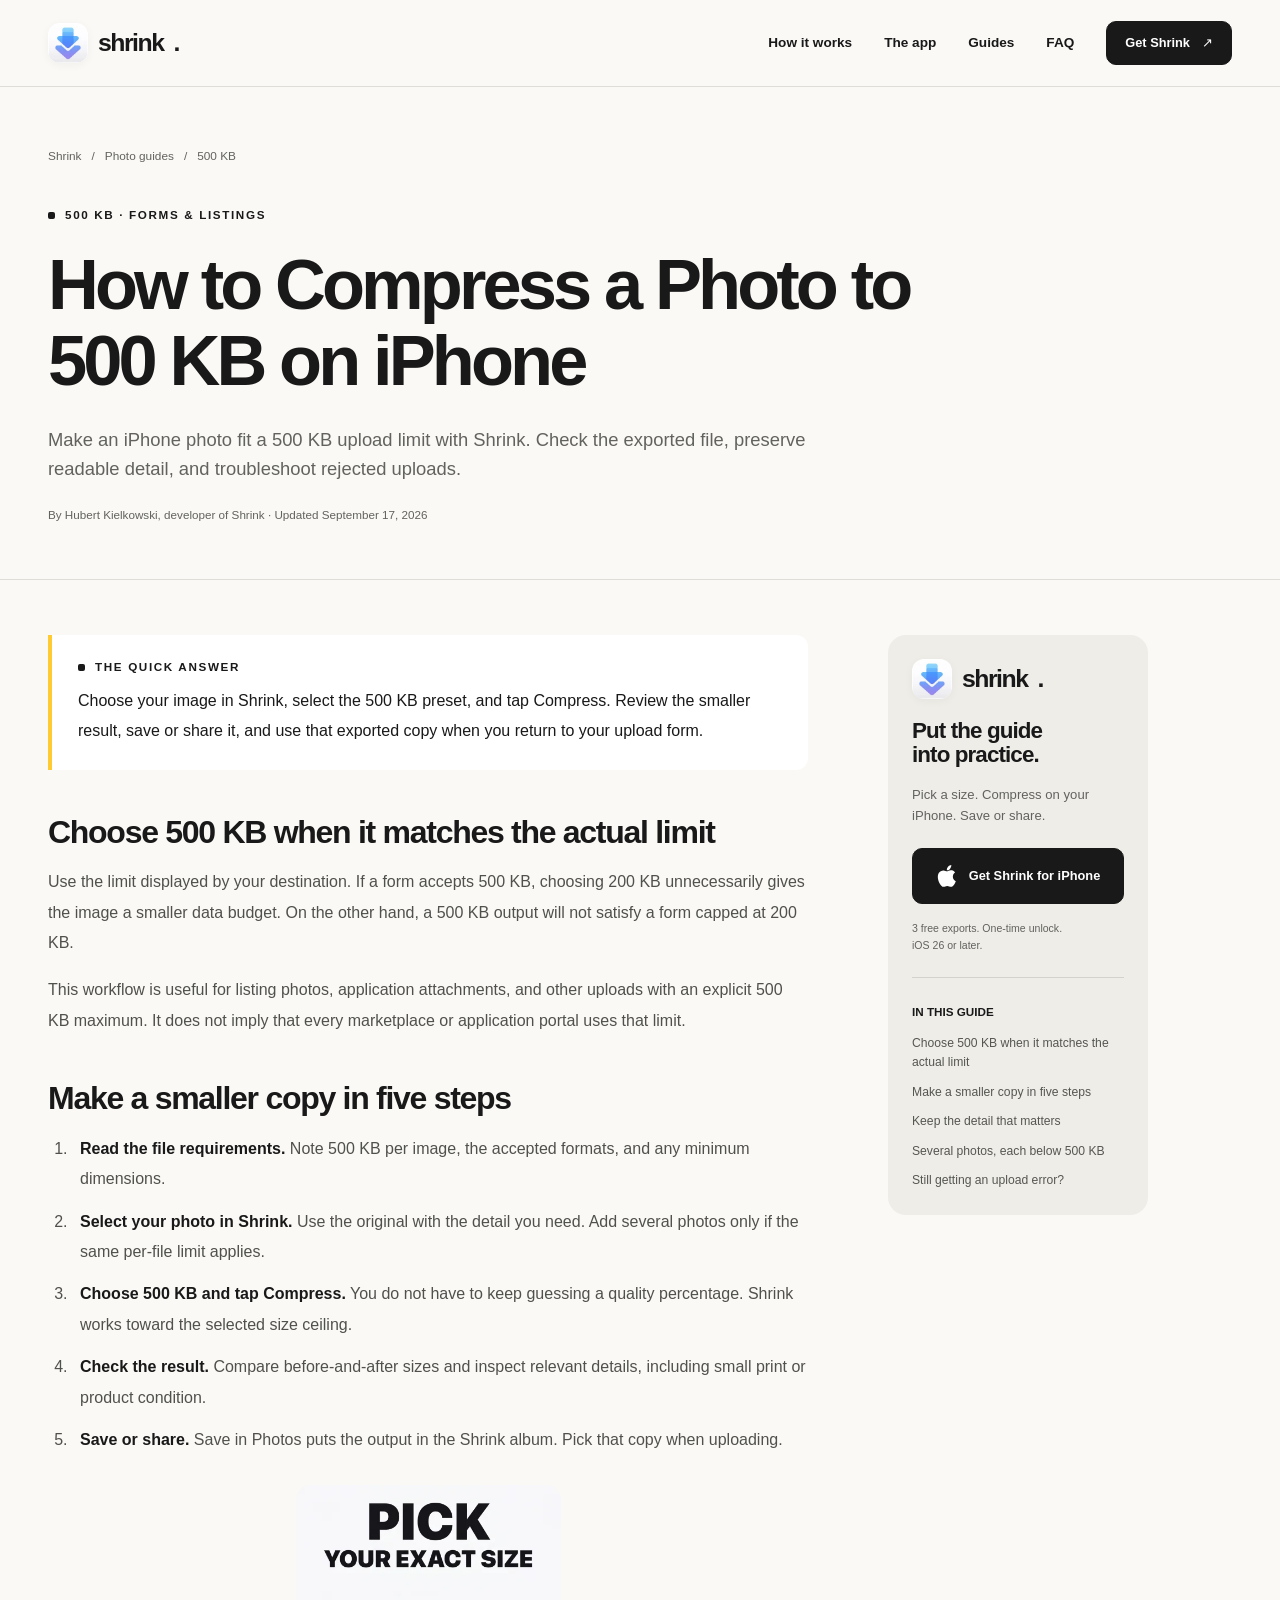
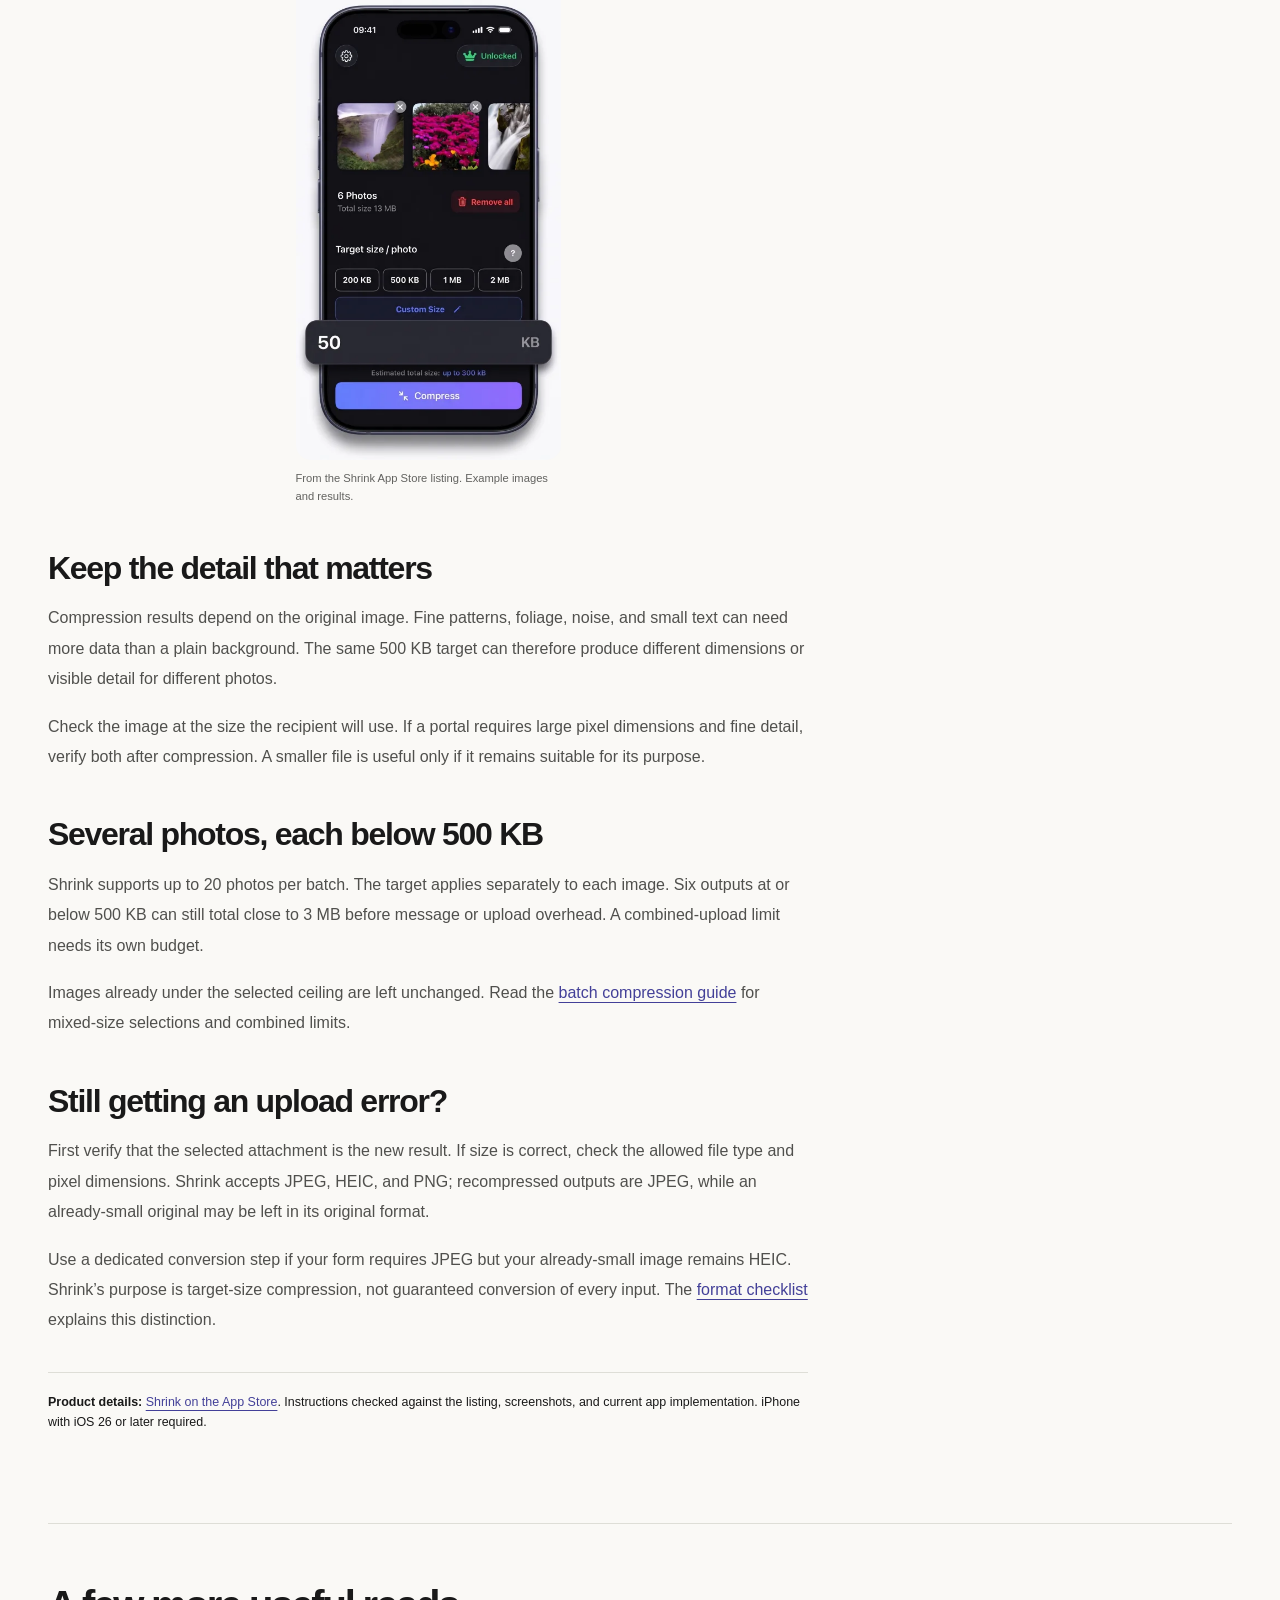
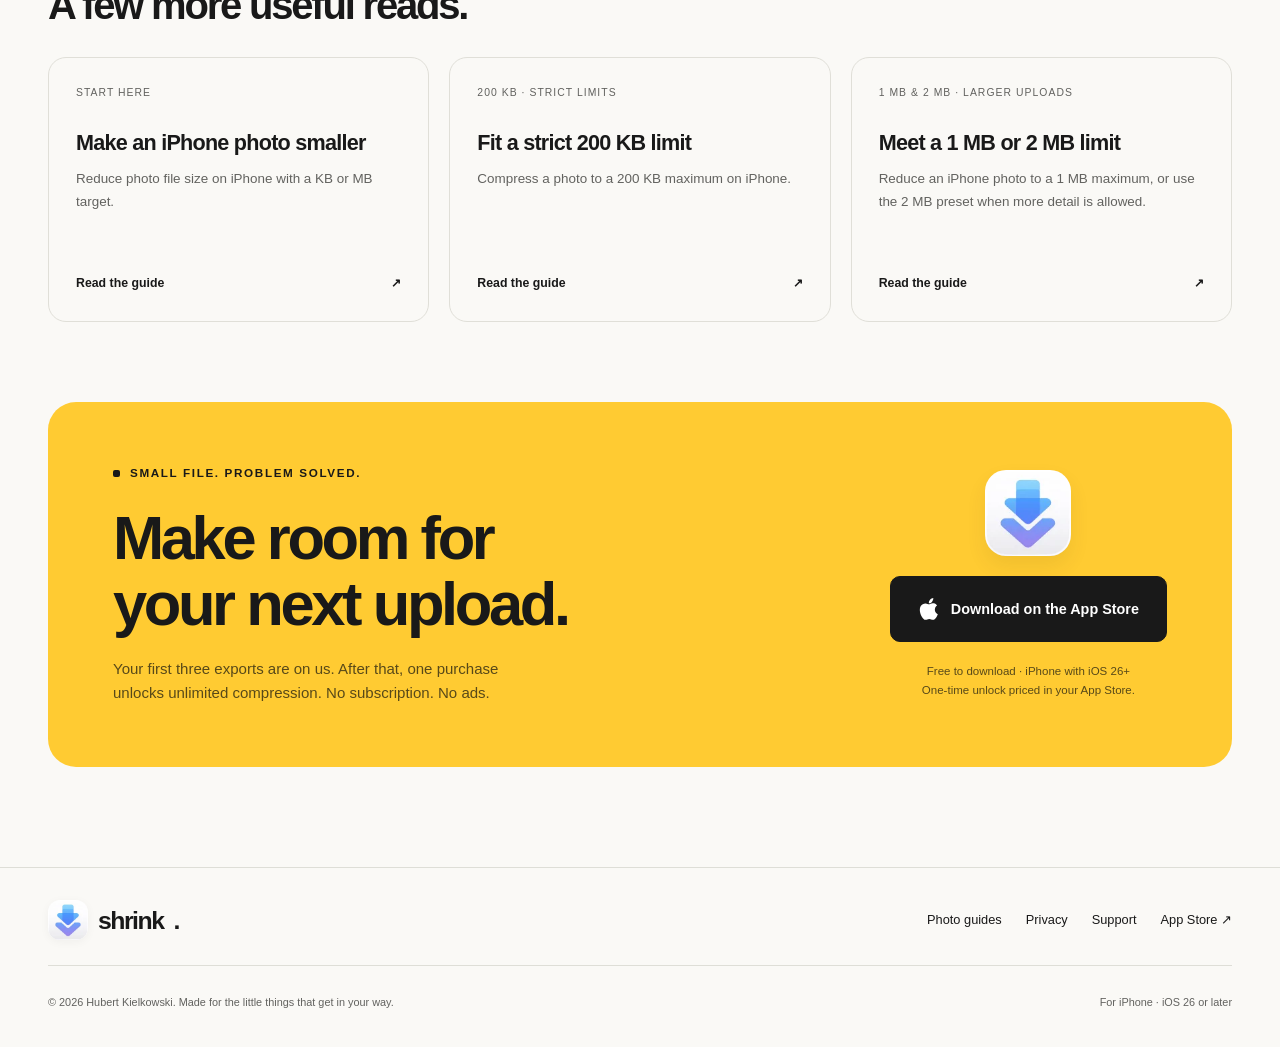
<file: guides/compress-photo-to-500kb/index.html>
<!doctype html><html lang="en"><head><meta charset="utf-8"><meta name="viewport" content="width=device-width, initial-scale=1">
<title>How to Compress a Photo to 500 KB on iPhone | Shrink</title><meta name="description" content="Make an iPhone photo fit a 500 KB upload limit with Shrink. Check the exported file, preserve readable detail, and troubleshoot rejected uploads."><link rel="canonical" href="https://bashubb.github.io/TheShrink/guides/compress-photo-to-500kb/">
<meta name="theme-color" content="#faf9f6"><meta name="apple-itunes-app" content="app-id=6804833389">
<meta property="og:type" content="article"><meta property="og:site_name" content="Shrink"><meta property="og:title" content="How to Compress a Photo to 500 KB on iPhone | Shrink"><meta property="og:description" content="Make an iPhone photo fit a 500 KB upload limit with Shrink. Check the exported file, preserve readable detail, and troubleshoot rejected uploads."><meta property="og:url" content="https://bashubb.github.io/TheShrink/guides/compress-photo-to-500kb/"><meta property="og:image" content="https://bashubb.github.io/TheShrink/assets/social-preview.png"><meta property="og:image:width" content="1200"><meta property="og:image:height" content="630"><meta property="og:image:alt" content="Shrink — big photos, small files. An iPhone photo compressor for upload limits."><meta name="twitter:card" content="summary_large_image"><meta name="twitter:image" content="https://bashubb.github.io/TheShrink/assets/social-preview.png">
<link rel="icon" href="../../assets/app-icon-128.webp" type="image/webp"><link rel="apple-touch-icon" href="../../assets/originals/app-icon.jpg"><link rel="stylesheet" href="../../assets/site.css"><script src="../../assets/site.js" defer></script>
<script type="application/ld+json">{"@context": "https://schema.org", "@type": "BreadcrumbList", "itemListElement": [{"@type": "ListItem", "position": 1, "name": "Shrink", "item": "https://bashubb.github.io/TheShrink/"}, {"@type": "ListItem", "position": 2, "name": "Photo guides", "item": "https://bashubb.github.io/TheShrink/guides/"}, {"@type": "ListItem", "position": 3, "name": "How to Compress a Photo to 500 KB on iPhone", "item": "https://bashubb.github.io/TheShrink/guides/compress-photo-to-500kb/"}]}</script></head><body><a class="skip" href="#main">Skip to content</a><header class="site-header"><nav class="nav wrap" aria-label="Main navigation"><a class="brand" href="../../index.html" aria-label="Shrink home"><img src="../../assets/app-icon-128.webp" alt="" width="40" height="40">shrink<span aria-hidden="true">.</span></a><div class="nav-links"><a href="../../index.html#how-it-works">How it works</a><a href="../../index.html#screenshots">The app</a><a href="../../guides/index.html">Guides</a><a href="../../index.html#faq">FAQ</a><a class="button small" href="https://apps.apple.com/app/id6804833389">Get Shrink <span aria-hidden="true">↗</span></a></div></nav></header><main id="main"><section class="article-hero"><div class="wrap"><nav class="breadcrumbs" aria-label="Breadcrumb"><a href="../../index.html">Shrink</a><span aria-hidden="true">/</span><a href="../index.html">Photo guides</a><span aria-hidden="true">/</span><span>500 KB</span></nav><span class="eyebrow">500 KB · Forms & listings</span><h1>How to Compress a Photo to 500 KB on iPhone</h1><p class="article-deck">Make an iPhone photo fit a 500 KB upload limit with Shrink. Check the exported file, preserve readable detail, and troubleshoot rejected uploads.</p><p class="article-meta">By Hubert Kielkowski, developer of Shrink · Updated September 17, 2026</p></div></section><div class="article-layout wrap"><article class="article-body"><div class="quick-answer"><span class="eyebrow">The quick answer</span><p>Choose your image in Shrink, select the 500 KB preset, and tap Compress. Review the smaller result, save or share it, and use that exported copy when you return to your upload form.</p></div><h2 id="choose">Choose 500 KB when it matches the actual limit</h2><p>Use the limit displayed by your destination. If a form accepts 500 KB, choosing 200 KB unnecessarily gives the image a smaller data budget. On the other hand, a 500 KB output will not satisfy a form capped at 200 KB.</p><p>This workflow is useful for listing photos, application attachments, and other uploads with an explicit 500 KB maximum. It does not imply that every marketplace or application portal uses that limit.</p>
<h2 id="steps">Make a smaller copy in five steps</h2><ol><li><strong>Read the file requirements.</strong> Note 500 KB per image, the accepted formats, and any minimum dimensions.</li><li><strong>Select your photo in Shrink.</strong> Use the original with the detail you need. Add several photos only if the same per-file limit applies.</li><li><strong>Choose 500 KB and tap Compress.</strong> You do not have to keep guessing a quality percentage. Shrink works toward the selected size ceiling.</li><li><strong>Check the result.</strong> Compare before-and-after sizes and inspect relevant details, including small print or product condition.</li><li><strong>Save or share.</strong> Save in Photos puts the output in the Shrink album. Pick that copy when uploading.</li></ol>
<figure class="article-screenshot"><img src="../../assets/02-pick-your-exact-size-480.webp" srcset="../../assets/02-pick-your-exact-size-480.webp 480w, ../../assets/02-pick-your-exact-size-800.webp 800w" sizes="(max-width: 600px) 240px, 265px" width="1290" height="2796" alt="Shrink target selector with presets and a custom size field" class="" loading="lazy" decoding="async"><figcaption>From the Shrink App Store listing. Example images and results.</figcaption></figure><h2 id="quality">Keep the detail that matters</h2><p>Compression results depend on the original image. Fine patterns, foliage, noise, and small text can need more data than a plain background. The same 500 KB target can therefore produce different dimensions or visible detail for different photos.</p><p>Check the image at the size the recipient will use. If a portal requires large pixel dimensions and fine detail, verify both after compression. A smaller file is useful only if it remains suitable for its purpose.</p>
<h2 id="batch">Several photos, each below 500 KB</h2><p>Shrink supports up to 20 photos per batch. The target applies separately to each image. Six outputs at or below 500 KB can still total close to 3 MB before message or upload overhead. A combined-upload limit needs its own budget.</p><p>Images already under the selected ceiling are left unchanged. Read the <a href="../batch-compress-photos-iphone/index.html">batch compression guide</a> for mixed-size selections and combined limits.</p>
<h2 id="still-rejected">Still getting an upload error?</h2><p>First verify that the selected attachment is the new result. If size is correct, check the allowed file type and pixel dimensions. Shrink accepts JPEG, HEIC, and PNG; recompressed outputs are JPEG, while an already-small original may be left in its original format.</p><p>Use a dedicated conversion step if your form requires JPEG but your already-small image remains HEIC. Shrink’s purpose is target-size compression, not guaranteed conversion of every input. The <a href="../photo-too-large-to-upload-iphone/index.html#formats">format checklist</a> explains this distinction.</p><div class="sources"><strong>Product details:</strong> <a href="https://apps.apple.com/app/id6804833389">Shrink on the App Store</a>. Instructions checked against the listing, screenshots, and current app implementation. iPhone with iOS 26 or later required.</div></article><aside class="article-aside" aria-label="Get Shrink and guide contents"><a class="brand" href="../../index.html" aria-label="Shrink home"><img src="../../assets/app-icon-128.webp" alt="" width="40" height="40">shrink<span aria-hidden="true">.</span></a><h2>Put the guide<br>into practice.</h2><p>Pick a size. Compress on your iPhone. Save or share.</p><a class="button " href="https://apps.apple.com/app/id6804833389"><svg viewBox="0 0 24 28" aria-hidden="true"><path d="M19.4 14.5c0-3 2.5-4.5 2.6-4.6-1.5-2.2-3.8-2.5-4.6-2.5-2-.2-3.8 1.2-4.8 1.2-1 0-2.5-1.2-4.2-1.1C6.2 7.5 4.2 8.7 3 10.6.7 14.5 2.4 20.3 4.6 23.5c1.1 1.5 2.3 3.2 4 3.1 1.6 0 2.3-1 4.3-1s2.6 1 4.3 1c1.8 0 2.9-1.5 4-3.1 1.2-1.8 1.7-3.5 1.7-3.6-.1 0-3.5-1.3-3.5-5.4ZM16.2 5.4c.9-1.1 1.5-2.6 1.4-4.1-1.3.1-2.8.9-3.8 2-.8 1-1.6 2.5-1.4 4 1.4.1 2.9-.8 3.8-1.9Z"/></svg><span>Get Shrink for iPhone</span></a><p class="trial-note">3 free exports. One-time unlock.<br>iOS 26 or later.</p><nav class="toc" aria-label="On this page"><strong>IN THIS GUIDE</strong><a href="#choose">Choose 500 KB when it matches the actual limit</a><a href="#steps">Make a smaller copy in five steps</a><a href="#quality">Keep the detail that matters</a><a href="#batch">Several photos, each below 500 KB</a><a href="#still-rejected">Still getting an upload error?</a></nav></aside></div><section class="related wrap" aria-labelledby="related-title"><h2 id="related-title">A few more useful reads.</h2><div class="guide-grid"><a class="guide-card " href="../../guides/reduce-photo-size-iphone/index.html"><span class="guide-tag">Start here</span><h3>Make an iPhone photo smaller</h3><p>Reduce photo file size on iPhone with a KB or MB target.</p><span class="guide-arrow">Read the guide <span aria-hidden="true">↗</span></span></a><a class="guide-card " href="../../guides/compress-photo-to-200kb/index.html"><span class="guide-tag">200 KB · Strict limits</span><h3>Fit a strict 200 KB limit</h3><p>Compress a photo to a 200 KB maximum on iPhone.</p><span class="guide-arrow">Read the guide <span aria-hidden="true">↗</span></span></a><a class="guide-card " href="../../guides/compress-photo-under-1mb/index.html"><span class="guide-tag">1 MB & 2 MB · Larger uploads</span><h3>Meet a 1 MB or 2 MB limit</h3><p>Reduce an iPhone photo to a 1 MB maximum, or use the 2 MB preset when more detail is allowed.</p><span class="guide-arrow">Read the guide <span aria-hidden="true">↗</span></span></a></div></section><section class="section download-section wrap" id="download" aria-labelledby="download-title"><div class="download-card"><div><span class="eyebrow">Small file. Problem solved.</span><h2 id="download-title">Make room for<br>your next upload.</h2><p>Your first three exports are on us. After that, one purchase unlocks unlimited compression. No subscription. No ads.</p></div><div class="download-action"><img src="../../assets/app-icon-128.webp" width="86" height="86" alt="Shrink app icon" loading="lazy"><a class="button " href="https://apps.apple.com/app/id6804833389"><svg viewBox="0 0 24 28" aria-hidden="true"><path d="M19.4 14.5c0-3 2.5-4.5 2.6-4.6-1.5-2.2-3.8-2.5-4.6-2.5-2-.2-3.8 1.2-4.8 1.2-1 0-2.5-1.2-4.2-1.1C6.2 7.5 4.2 8.7 3 10.6.7 14.5 2.4 20.3 4.6 23.5c1.1 1.5 2.3 3.2 4 3.1 1.6 0 2.3-1 4.3-1s2.6 1 4.3 1c1.8 0 2.9-1.5 4-3.1 1.2-1.8 1.7-3.5 1.7-3.6-.1 0-3.5-1.3-3.5-5.4ZM16.2 5.4c.9-1.1 1.5-2.6 1.4-4.1-1.3.1-2.8.9-3.8 2-.8 1-1.6 2.5-1.4 4 1.4.1 2.9-.8 3.8-1.9Z"/></svg><span>Download on the App Store</span></a><p class="trial-note">Free to download · iPhone with iOS 26+<br>One-time unlock priced in your App Store.</p></div></div></section></main><footer class="site-footer"><div class="wrap"><div class="footer-top"><a class="brand" href="../../index.html" aria-label="Shrink home"><img src="../../assets/app-icon-128.webp" alt="" width="40" height="40">shrink<span aria-hidden="true">.</span></a><nav class="footer-links" aria-label="Footer"><a href="../../guides/index.html">Photo guides</a><a href="../../privacy/index.html">Privacy</a><a href="mailto:bashubb.dev@gmail.com">Support</a><a href="https://apps.apple.com/app/id6804833389">App Store ↗</a></nav></div><div class="footer-bottom"><p>© 2026 Hubert Kielkowski. Made for the little things that get in your way.</p><p>For iPhone · iOS 26 or later</p></div></div></footer></body></html>
</file>
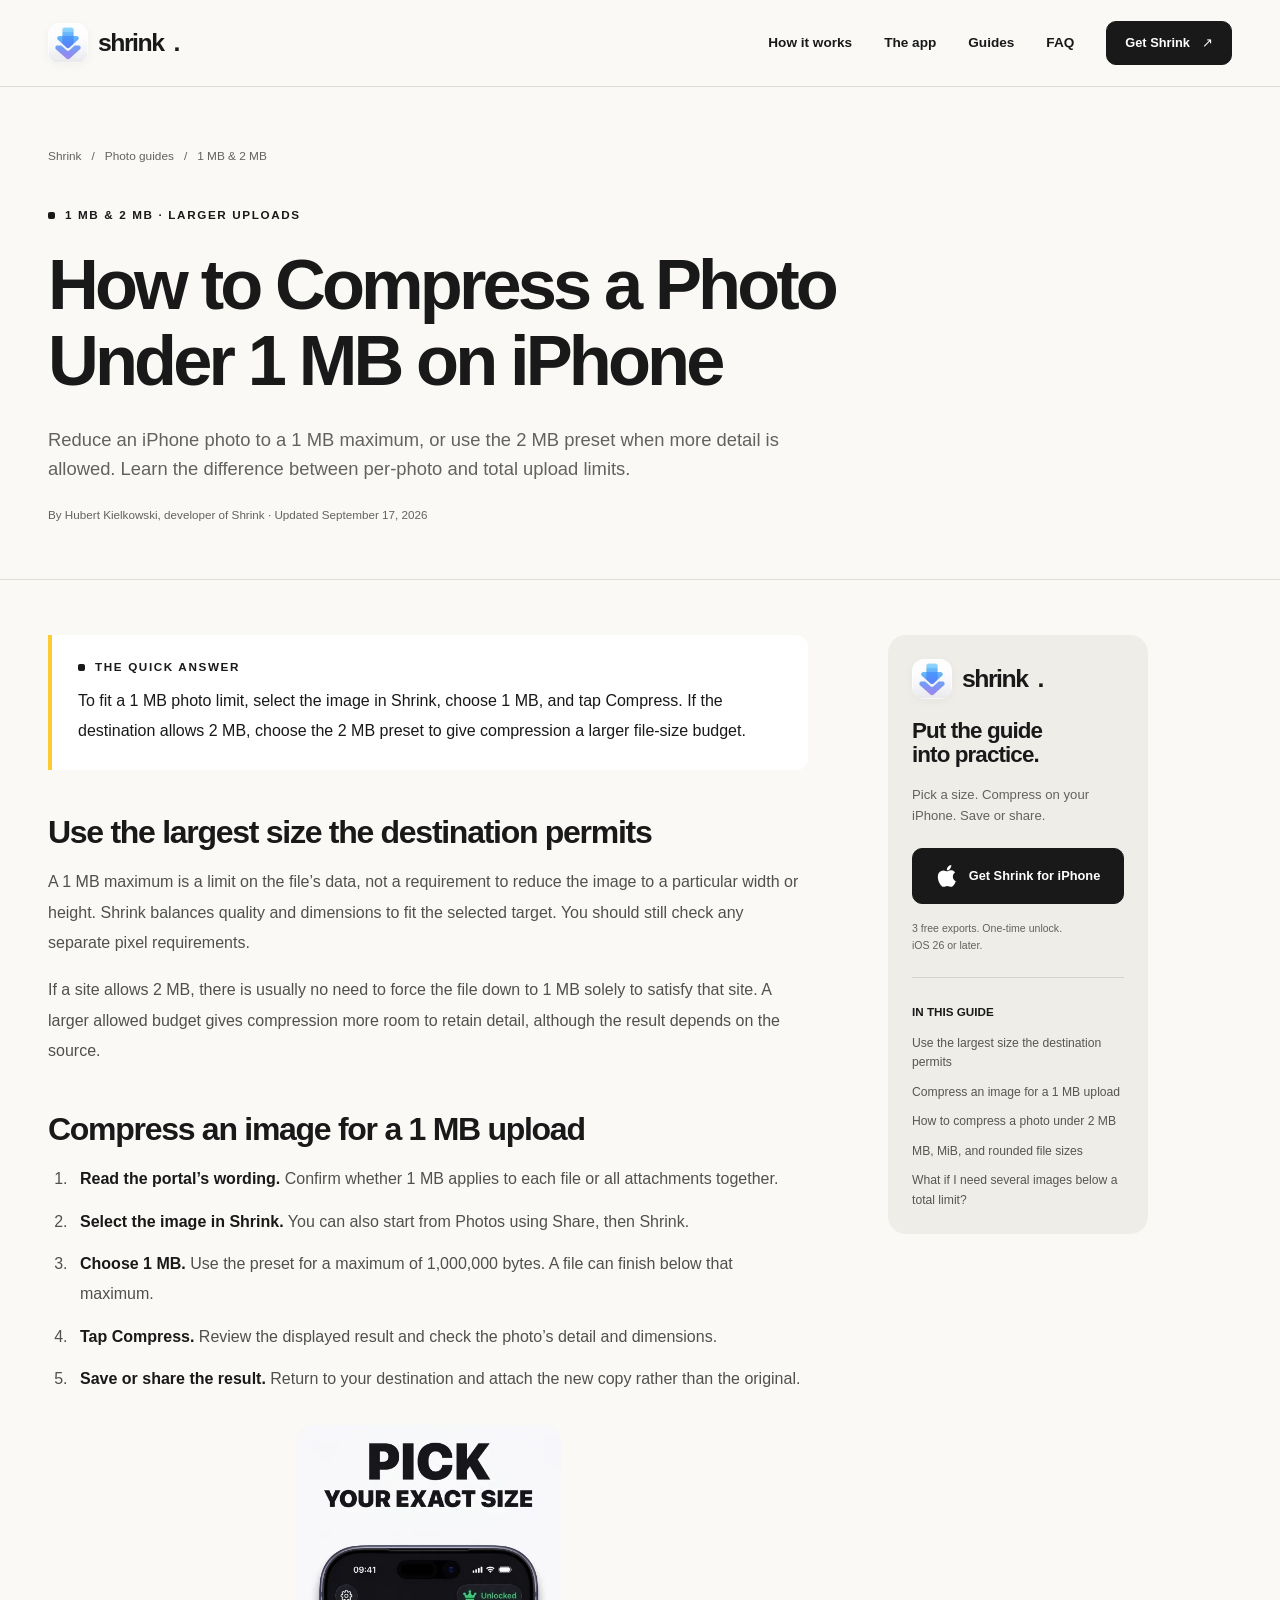
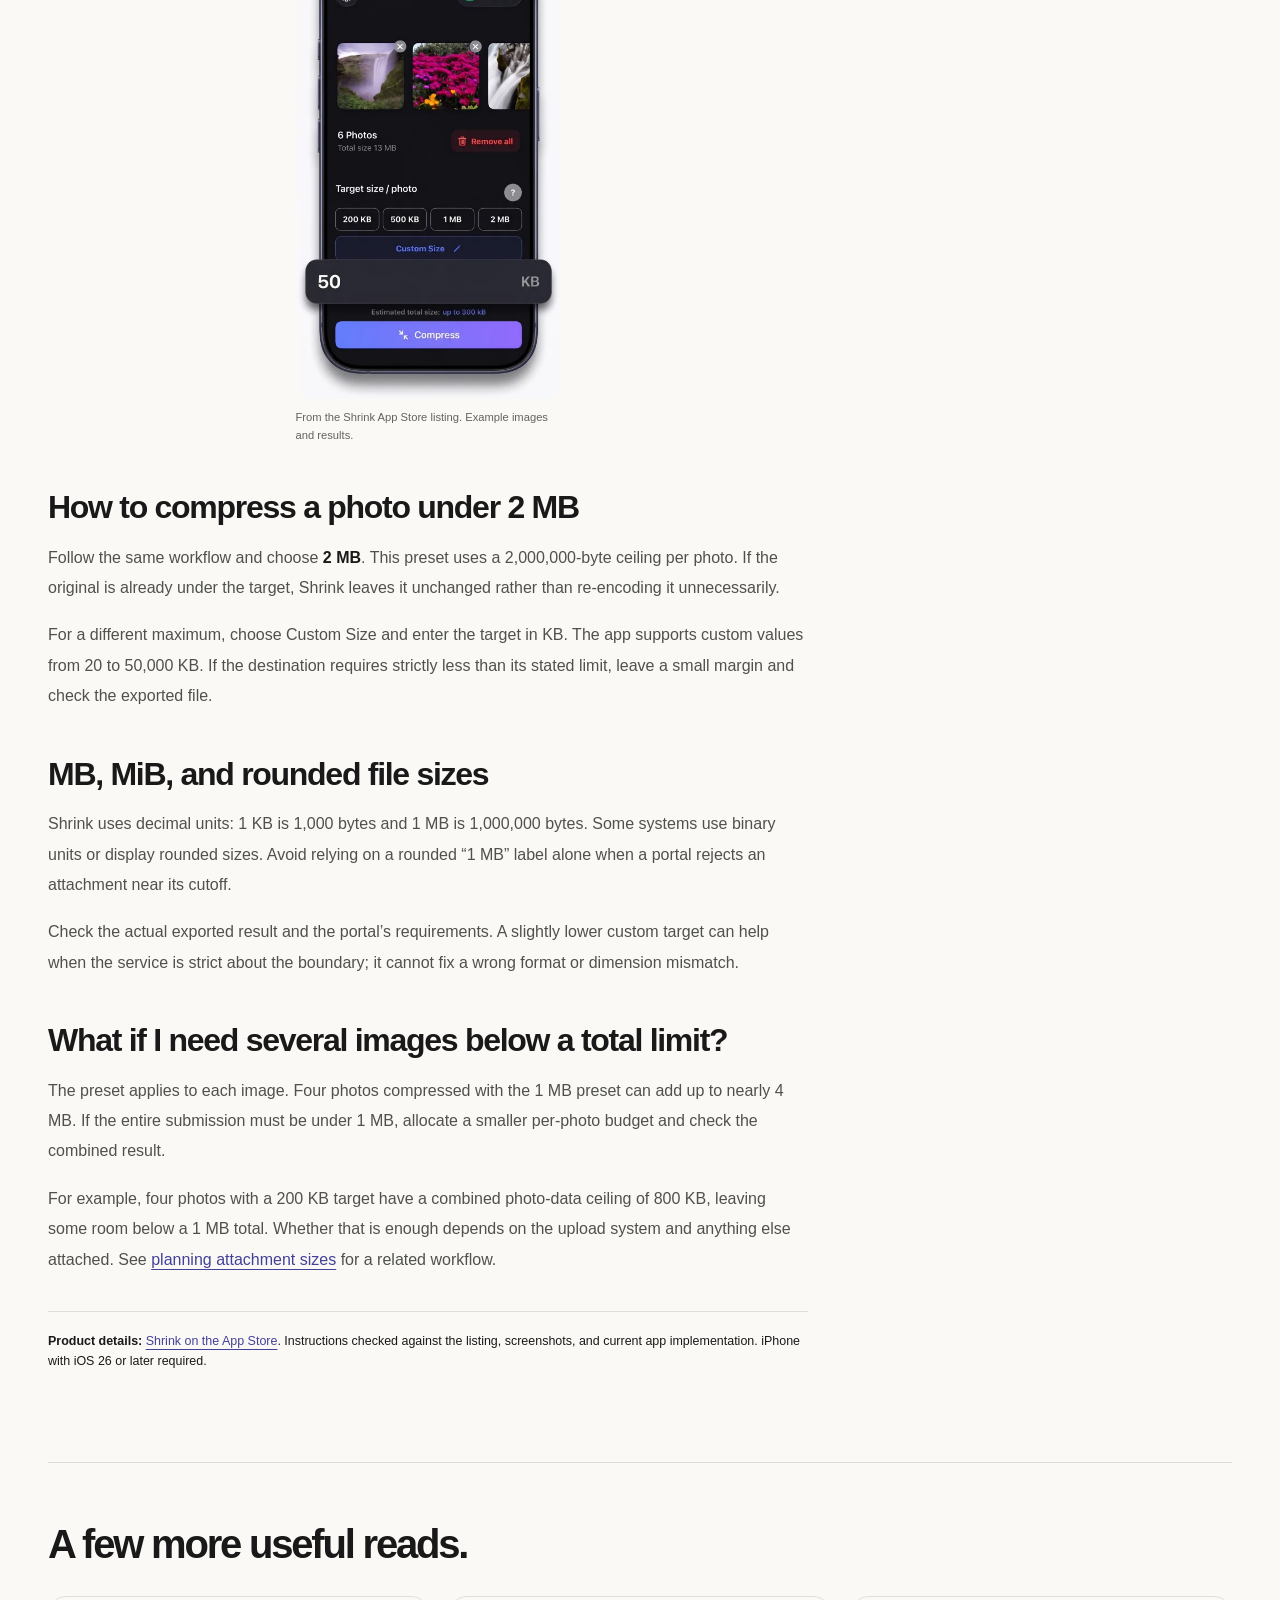
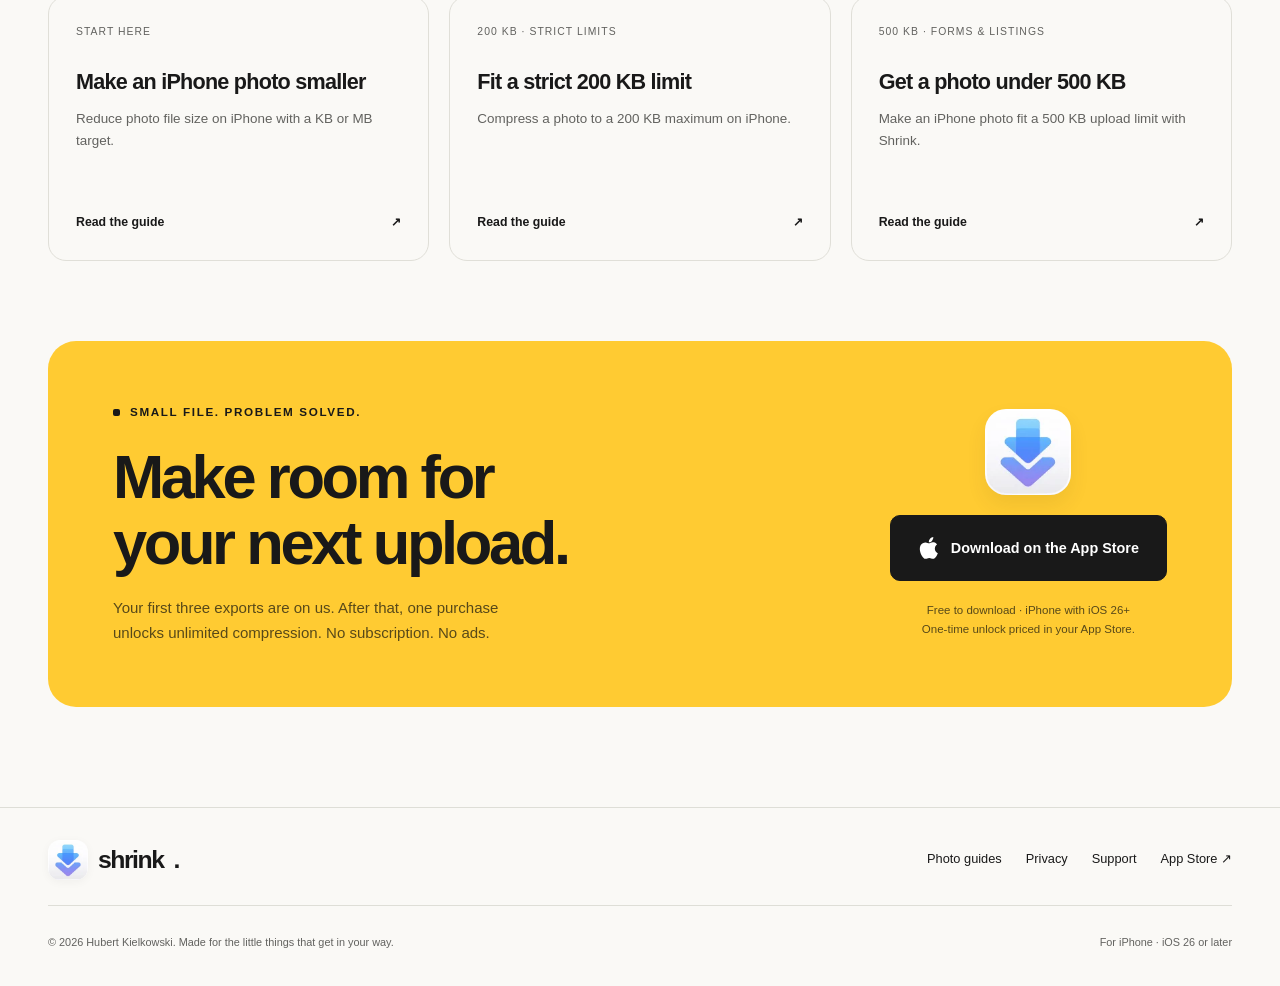
<file: guides/compress-photo-under-1mb/index.html>
<!doctype html><html lang="en"><head><meta charset="utf-8"><meta name="viewport" content="width=device-width, initial-scale=1">
<title>How to Compress a Photo Under 1 MB on iPhone | Shrink</title><meta name="description" content="Reduce an iPhone photo to a 1 MB maximum, or use the 2 MB preset when more detail is allowed. Learn the difference between per-photo and total upload limits."><link rel="canonical" href="https://bashubb.github.io/TheShrink/guides/compress-photo-under-1mb/">
<meta name="theme-color" content="#faf9f6"><meta name="apple-itunes-app" content="app-id=6804833389">
<meta property="og:type" content="article"><meta property="og:site_name" content="Shrink"><meta property="og:title" content="How to Compress a Photo Under 1 MB on iPhone | Shrink"><meta property="og:description" content="Reduce an iPhone photo to a 1 MB maximum, or use the 2 MB preset when more detail is allowed. Learn the difference between per-photo and total upload limits."><meta property="og:url" content="https://bashubb.github.io/TheShrink/guides/compress-photo-under-1mb/"><meta property="og:image" content="https://bashubb.github.io/TheShrink/assets/social-preview.png"><meta property="og:image:width" content="1200"><meta property="og:image:height" content="630"><meta property="og:image:alt" content="Shrink — big photos, small files. An iPhone photo compressor for upload limits."><meta name="twitter:card" content="summary_large_image"><meta name="twitter:image" content="https://bashubb.github.io/TheShrink/assets/social-preview.png">
<link rel="icon" href="../../assets/app-icon-128.webp" type="image/webp"><link rel="apple-touch-icon" href="../../assets/originals/app-icon.jpg"><link rel="stylesheet" href="../../assets/site.css"><script src="../../assets/site.js" defer></script>
<script type="application/ld+json">{"@context": "https://schema.org", "@type": "BreadcrumbList", "itemListElement": [{"@type": "ListItem", "position": 1, "name": "Shrink", "item": "https://bashubb.github.io/TheShrink/"}, {"@type": "ListItem", "position": 2, "name": "Photo guides", "item": "https://bashubb.github.io/TheShrink/guides/"}, {"@type": "ListItem", "position": 3, "name": "How to Compress a Photo Under 1 MB on iPhone", "item": "https://bashubb.github.io/TheShrink/guides/compress-photo-under-1mb/"}]}</script></head><body><a class="skip" href="#main">Skip to content</a><header class="site-header"><nav class="nav wrap" aria-label="Main navigation"><a class="brand" href="../../index.html" aria-label="Shrink home"><img src="../../assets/app-icon-128.webp" alt="" width="40" height="40">shrink<span aria-hidden="true">.</span></a><div class="nav-links"><a href="../../index.html#how-it-works">How it works</a><a href="../../index.html#screenshots">The app</a><a href="../../guides/index.html">Guides</a><a href="../../index.html#faq">FAQ</a><a class="button small" href="https://apps.apple.com/app/id6804833389">Get Shrink <span aria-hidden="true">↗</span></a></div></nav></header><main id="main"><section class="article-hero"><div class="wrap"><nav class="breadcrumbs" aria-label="Breadcrumb"><a href="../../index.html">Shrink</a><span aria-hidden="true">/</span><a href="../index.html">Photo guides</a><span aria-hidden="true">/</span><span>1 MB & 2 MB</span></nav><span class="eyebrow">1 MB & 2 MB · Larger uploads</span><h1>How to Compress a Photo Under 1 MB on iPhone</h1><p class="article-deck">Reduce an iPhone photo to a 1 MB maximum, or use the 2 MB preset when more detail is allowed. Learn the difference between per-photo and total upload limits.</p><p class="article-meta">By Hubert Kielkowski, developer of Shrink · Updated September 17, 2026</p></div></section><div class="article-layout wrap"><article class="article-body"><div class="quick-answer"><span class="eyebrow">The quick answer</span><p>To fit a 1 MB photo limit, select the image in Shrink, choose 1 MB, and tap Compress. If the destination allows 2 MB, choose the 2 MB preset to give compression a larger file-size budget.</p></div><h2 id="limit">Use the largest size the destination permits</h2><p>A 1 MB maximum is a limit on the file’s data, not a requirement to reduce the image to a particular width or height. Shrink balances quality and dimensions to fit the selected target. You should still check any separate pixel requirements.</p><p>If a site allows 2 MB, there is usually no need to force the file down to 1 MB solely to satisfy that site. A larger allowed budget gives compression more room to retain detail, although the result depends on the source.</p>
<h2 id="steps">Compress an image for a 1 MB upload</h2><ol><li><strong>Read the portal’s wording.</strong> Confirm whether 1 MB applies to each file or all attachments together.</li><li><strong>Select the image in Shrink.</strong> You can also start from Photos using Share, then Shrink.</li><li><strong>Choose 1 MB.</strong> Use the preset for a maximum of 1,000,000 bytes. A file can finish below that maximum.</li><li><strong>Tap Compress.</strong> Review the displayed result and check the photo’s detail and dimensions.</li><li><strong>Save or share the result.</strong> Return to your destination and attach the new copy rather than the original.</li></ol>
<figure class="article-screenshot"><img src="../../assets/02-pick-your-exact-size-480.webp" srcset="../../assets/02-pick-your-exact-size-480.webp 480w, ../../assets/02-pick-your-exact-size-800.webp 800w" sizes="(max-width: 600px) 240px, 265px" width="1290" height="2796" alt="Shrink target selector with presets and a custom size field" class="" loading="lazy" decoding="async"><figcaption>From the Shrink App Store listing. Example images and results.</figcaption></figure><h2 id="2mb">How to compress a photo under 2 MB</h2><p>Follow the same workflow and choose <strong>2 MB</strong>. This preset uses a 2,000,000-byte ceiling per photo. If the original is already under the target, Shrink leaves it unchanged rather than re-encoding it unnecessarily.</p><p>For a different maximum, choose Custom Size and enter the target in KB. The app supports custom values from 20 to 50,000 KB. If the destination requires strictly less than its stated limit, leave a small margin and check the exported file.</p>
<h2 id="units">MB, MiB, and rounded file sizes</h2><p>Shrink uses decimal units: 1 KB is 1,000 bytes and 1 MB is 1,000,000 bytes. Some systems use binary units or display rounded sizes. Avoid relying on a rounded “1 MB” label alone when a portal rejects an attachment near its cutoff.</p><p>Check the actual exported result and the portal’s requirements. A slightly lower custom target can help when the service is strict about the boundary; it cannot fix a wrong format or dimension mismatch.</p>
<h2 id="multiple">What if I need several images below a total limit?</h2><p>The preset applies to each image. Four photos compressed with the 1 MB preset can add up to nearly 4 MB. If the entire submission must be under 1 MB, allocate a smaller per-photo budget and check the combined result.</p><p>For example, four photos with a 200 KB target have a combined photo-data ceiling of 800 KB, leaving some room below a 1 MB total. Whether that is enough depends on the upload system and anything else attached. See <a href="../compress-photos-for-email-iphone/index.html">planning attachment sizes</a> for a related workflow.</p><div class="sources"><strong>Product details:</strong> <a href="https://apps.apple.com/app/id6804833389">Shrink on the App Store</a>. Instructions checked against the listing, screenshots, and current app implementation. iPhone with iOS 26 or later required.</div></article><aside class="article-aside" aria-label="Get Shrink and guide contents"><a class="brand" href="../../index.html" aria-label="Shrink home"><img src="../../assets/app-icon-128.webp" alt="" width="40" height="40">shrink<span aria-hidden="true">.</span></a><h2>Put the guide<br>into practice.</h2><p>Pick a size. Compress on your iPhone. Save or share.</p><a class="button " href="https://apps.apple.com/app/id6804833389"><svg viewBox="0 0 24 28" aria-hidden="true"><path d="M19.4 14.5c0-3 2.5-4.5 2.6-4.6-1.5-2.2-3.8-2.5-4.6-2.5-2-.2-3.8 1.2-4.8 1.2-1 0-2.5-1.2-4.2-1.1C6.2 7.5 4.2 8.7 3 10.6.7 14.5 2.4 20.3 4.6 23.5c1.1 1.5 2.3 3.2 4 3.1 1.6 0 2.3-1 4.3-1s2.6 1 4.3 1c1.8 0 2.9-1.5 4-3.1 1.2-1.8 1.7-3.5 1.7-3.6-.1 0-3.5-1.3-3.5-5.4ZM16.2 5.4c.9-1.1 1.5-2.6 1.4-4.1-1.3.1-2.8.9-3.8 2-.8 1-1.6 2.5-1.4 4 1.4.1 2.9-.8 3.8-1.9Z"/></svg><span>Get Shrink for iPhone</span></a><p class="trial-note">3 free exports. One-time unlock.<br>iOS 26 or later.</p><nav class="toc" aria-label="On this page"><strong>IN THIS GUIDE</strong><a href="#limit">Use the largest size the destination permits</a><a href="#steps">Compress an image for a 1 MB upload</a><a href="#2mb">How to compress a photo under 2 MB</a><a href="#units">MB, MiB, and rounded file sizes</a><a href="#multiple">What if I need several images below a total limit?</a></nav></aside></div><section class="related wrap" aria-labelledby="related-title"><h2 id="related-title">A few more useful reads.</h2><div class="guide-grid"><a class="guide-card " href="../../guides/reduce-photo-size-iphone/index.html"><span class="guide-tag">Start here</span><h3>Make an iPhone photo smaller</h3><p>Reduce photo file size on iPhone with a KB or MB target.</p><span class="guide-arrow">Read the guide <span aria-hidden="true">↗</span></span></a><a class="guide-card " href="../../guides/compress-photo-to-200kb/index.html"><span class="guide-tag">200 KB · Strict limits</span><h3>Fit a strict 200 KB limit</h3><p>Compress a photo to a 200 KB maximum on iPhone.</p><span class="guide-arrow">Read the guide <span aria-hidden="true">↗</span></span></a><a class="guide-card " href="../../guides/compress-photo-to-500kb/index.html"><span class="guide-tag">500 KB · Forms & listings</span><h3>Get a photo under 500 KB</h3><p>Make an iPhone photo fit a 500 KB upload limit with Shrink.</p><span class="guide-arrow">Read the guide <span aria-hidden="true">↗</span></span></a></div></section><section class="section download-section wrap" id="download" aria-labelledby="download-title"><div class="download-card"><div><span class="eyebrow">Small file. Problem solved.</span><h2 id="download-title">Make room for<br>your next upload.</h2><p>Your first three exports are on us. After that, one purchase unlocks unlimited compression. No subscription. No ads.</p></div><div class="download-action"><img src="../../assets/app-icon-128.webp" width="86" height="86" alt="Shrink app icon" loading="lazy"><a class="button " href="https://apps.apple.com/app/id6804833389"><svg viewBox="0 0 24 28" aria-hidden="true"><path d="M19.4 14.5c0-3 2.5-4.5 2.6-4.6-1.5-2.2-3.8-2.5-4.6-2.5-2-.2-3.8 1.2-4.8 1.2-1 0-2.5-1.2-4.2-1.1C6.2 7.5 4.2 8.7 3 10.6.7 14.5 2.4 20.3 4.6 23.5c1.1 1.5 2.3 3.2 4 3.1 1.6 0 2.3-1 4.3-1s2.6 1 4.3 1c1.8 0 2.9-1.5 4-3.1 1.2-1.8 1.7-3.5 1.7-3.6-.1 0-3.5-1.3-3.5-5.4ZM16.2 5.4c.9-1.1 1.5-2.6 1.4-4.1-1.3.1-2.8.9-3.8 2-.8 1-1.6 2.5-1.4 4 1.4.1 2.9-.8 3.8-1.9Z"/></svg><span>Download on the App Store</span></a><p class="trial-note">Free to download · iPhone with iOS 26+<br>One-time unlock priced in your App Store.</p></div></div></section></main><footer class="site-footer"><div class="wrap"><div class="footer-top"><a class="brand" href="../../index.html" aria-label="Shrink home"><img src="../../assets/app-icon-128.webp" alt="" width="40" height="40">shrink<span aria-hidden="true">.</span></a><nav class="footer-links" aria-label="Footer"><a href="../../guides/index.html">Photo guides</a><a href="../../privacy/index.html">Privacy</a><a href="mailto:bashubb.dev@gmail.com">Support</a><a href="https://apps.apple.com/app/id6804833389">App Store ↗</a></nav></div><div class="footer-bottom"><p>© 2026 Hubert Kielkowski. Made for the little things that get in your way.</p><p>For iPhone · iOS 26 or later</p></div></div></footer></body></html>
</file>
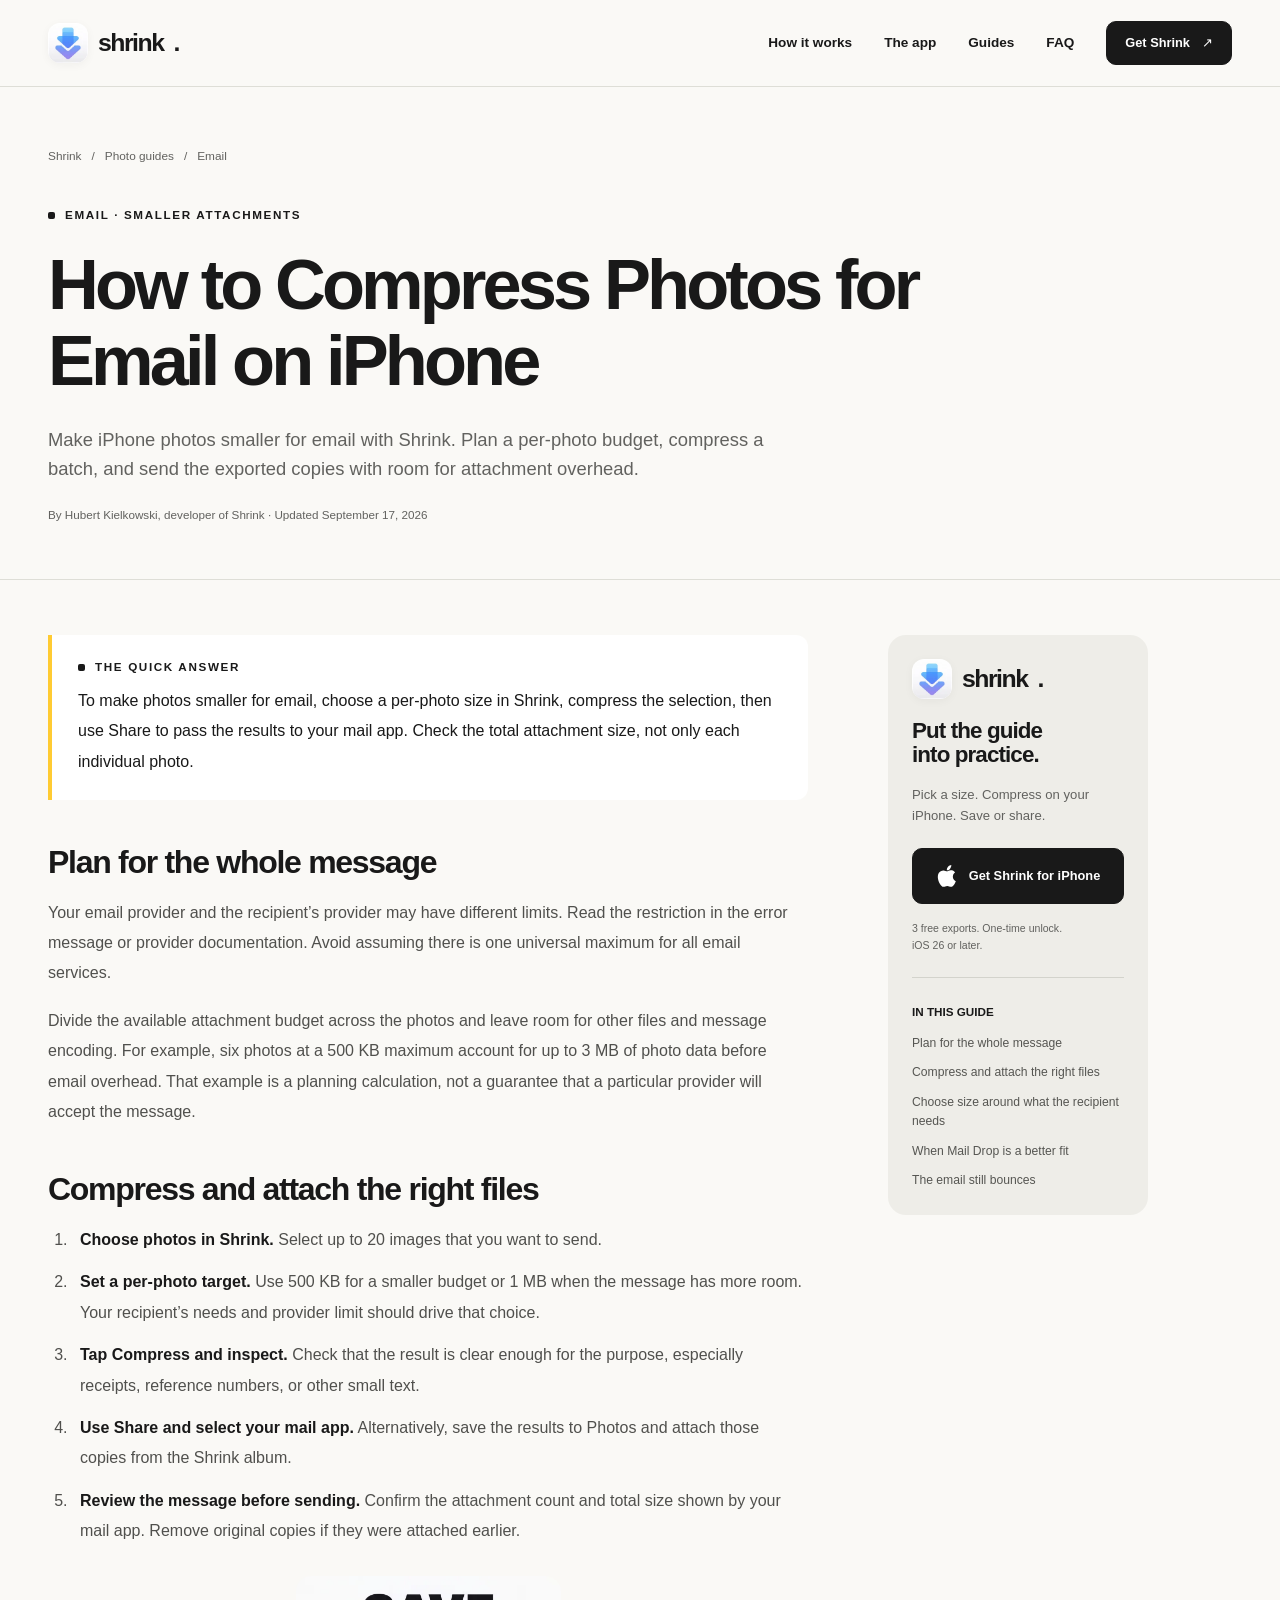
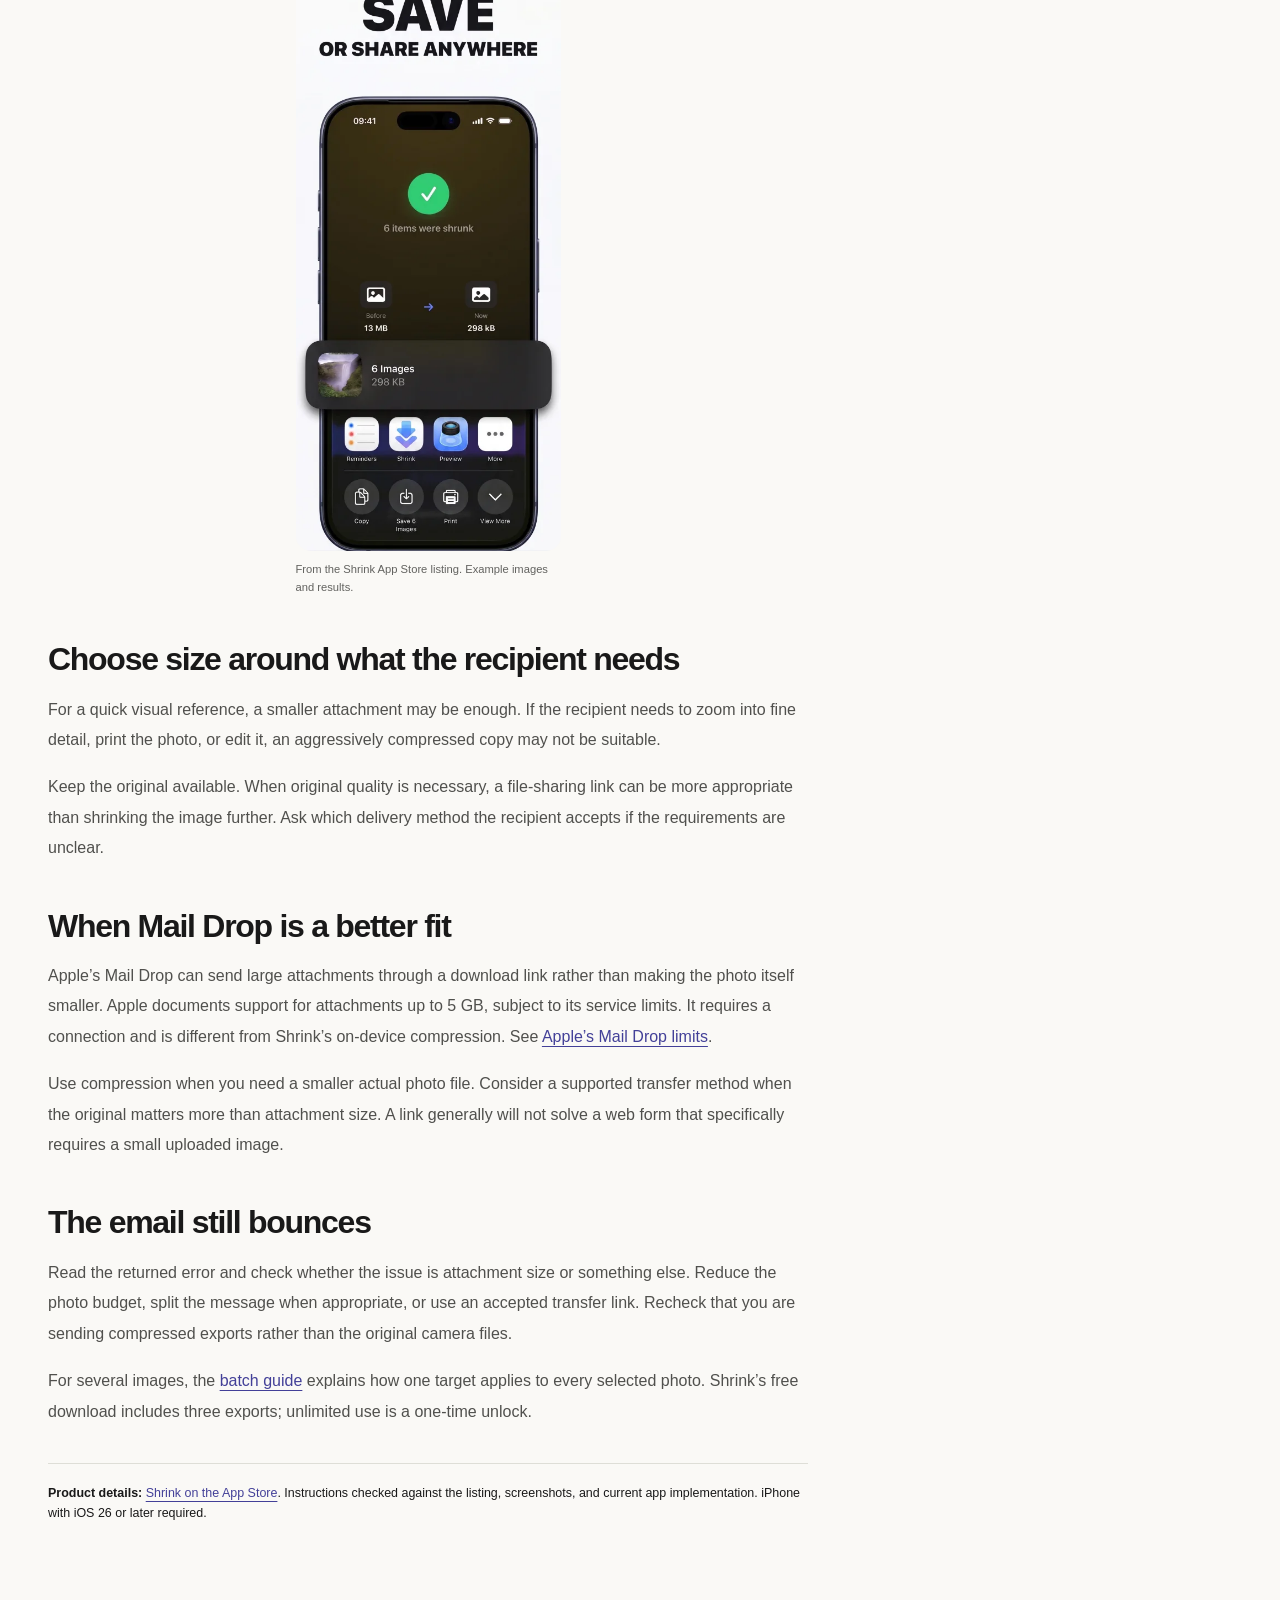
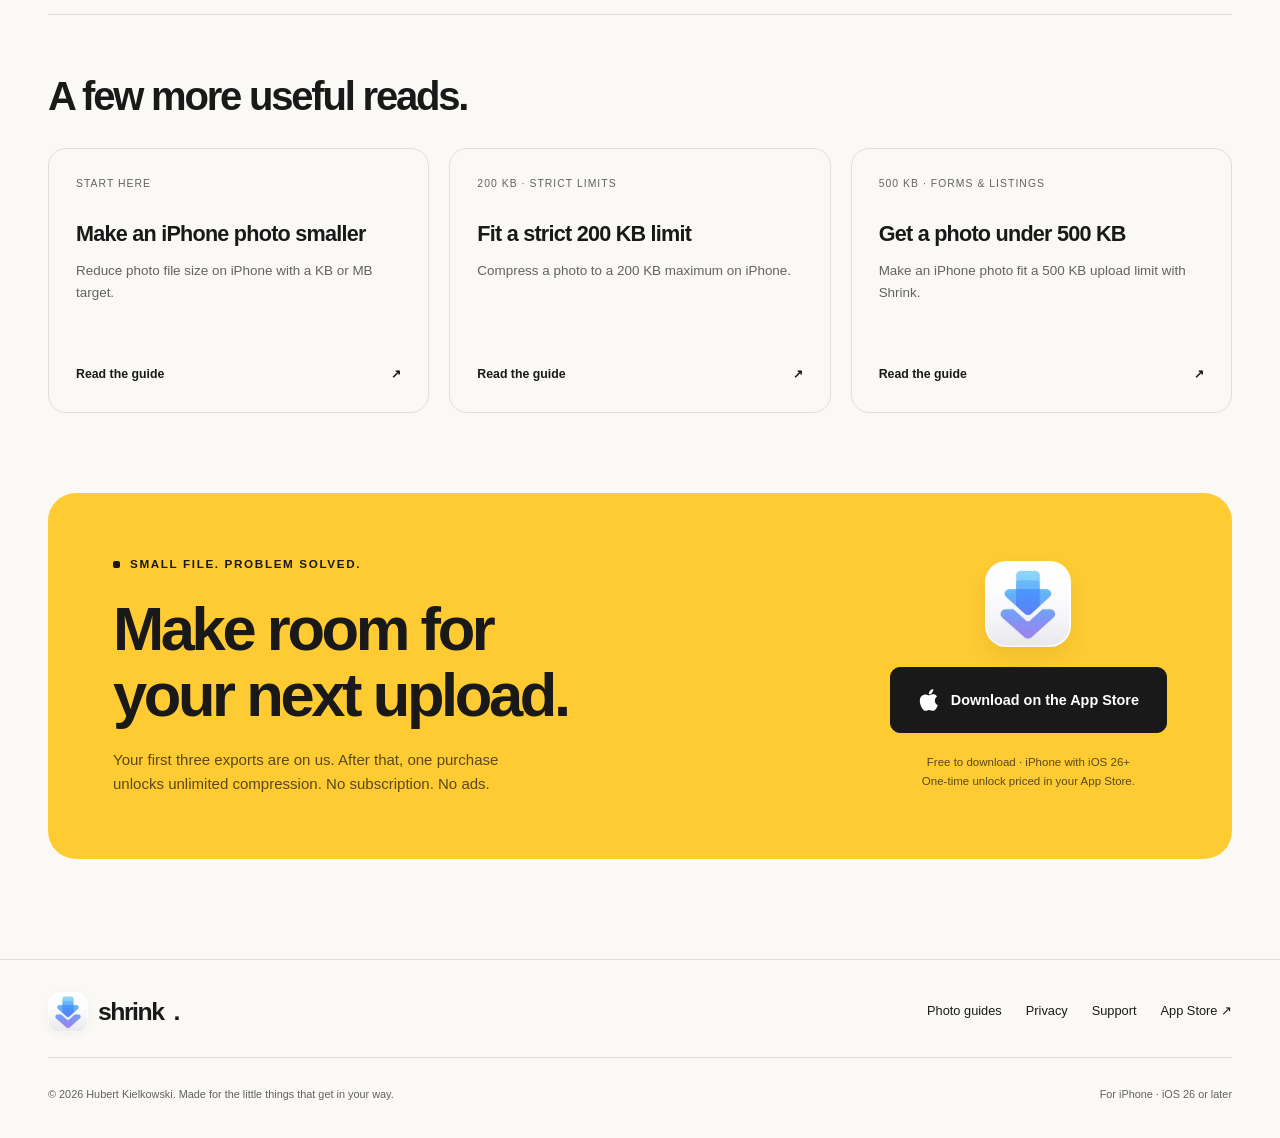
<file: guides/compress-photos-for-email-iphone/index.html>
<!doctype html><html lang="en"><head><meta charset="utf-8"><meta name="viewport" content="width=device-width, initial-scale=1">
<title>How to Compress Photos for Email on iPhone | Shrink</title><meta name="description" content="Make iPhone photos smaller for email with Shrink. Plan a per-photo budget, compress a batch, and send the exported copies with room for attachment overhead."><link rel="canonical" href="https://bashubb.github.io/TheShrink/guides/compress-photos-for-email-iphone/">
<meta name="theme-color" content="#faf9f6"><meta name="apple-itunes-app" content="app-id=6804833389">
<meta property="og:type" content="article"><meta property="og:site_name" content="Shrink"><meta property="og:title" content="How to Compress Photos for Email on iPhone | Shrink"><meta property="og:description" content="Make iPhone photos smaller for email with Shrink. Plan a per-photo budget, compress a batch, and send the exported copies with room for attachment overhead."><meta property="og:url" content="https://bashubb.github.io/TheShrink/guides/compress-photos-for-email-iphone/"><meta property="og:image" content="https://bashubb.github.io/TheShrink/assets/social-preview.png"><meta property="og:image:width" content="1200"><meta property="og:image:height" content="630"><meta property="og:image:alt" content="Shrink — big photos, small files. An iPhone photo compressor for upload limits."><meta name="twitter:card" content="summary_large_image"><meta name="twitter:image" content="https://bashubb.github.io/TheShrink/assets/social-preview.png">
<link rel="icon" href="../../assets/app-icon-128.webp" type="image/webp"><link rel="apple-touch-icon" href="../../assets/originals/app-icon.jpg"><link rel="stylesheet" href="../../assets/site.css"><script src="../../assets/site.js" defer></script>
<script type="application/ld+json">{"@context": "https://schema.org", "@type": "BreadcrumbList", "itemListElement": [{"@type": "ListItem", "position": 1, "name": "Shrink", "item": "https://bashubb.github.io/TheShrink/"}, {"@type": "ListItem", "position": 2, "name": "Photo guides", "item": "https://bashubb.github.io/TheShrink/guides/"}, {"@type": "ListItem", "position": 3, "name": "How to Compress Photos for Email on iPhone", "item": "https://bashubb.github.io/TheShrink/guides/compress-photos-for-email-iphone/"}]}</script></head><body><a class="skip" href="#main">Skip to content</a><header class="site-header"><nav class="nav wrap" aria-label="Main navigation"><a class="brand" href="../../index.html" aria-label="Shrink home"><img src="../../assets/app-icon-128.webp" alt="" width="40" height="40">shrink<span aria-hidden="true">.</span></a><div class="nav-links"><a href="../../index.html#how-it-works">How it works</a><a href="../../index.html#screenshots">The app</a><a href="../../guides/index.html">Guides</a><a href="../../index.html#faq">FAQ</a><a class="button small" href="https://apps.apple.com/app/id6804833389">Get Shrink <span aria-hidden="true">↗</span></a></div></nav></header><main id="main"><section class="article-hero"><div class="wrap"><nav class="breadcrumbs" aria-label="Breadcrumb"><a href="../../index.html">Shrink</a><span aria-hidden="true">/</span><a href="../index.html">Photo guides</a><span aria-hidden="true">/</span><span>Email</span></nav><span class="eyebrow">Email · Smaller attachments</span><h1>How to Compress Photos for Email on iPhone</h1><p class="article-deck">Make iPhone photos smaller for email with Shrink. Plan a per-photo budget, compress a batch, and send the exported copies with room for attachment overhead.</p><p class="article-meta">By Hubert Kielkowski, developer of Shrink · Updated September 17, 2026</p></div></section><div class="article-layout wrap"><article class="article-body"><div class="quick-answer"><span class="eyebrow">The quick answer</span><p>To make photos smaller for email, choose a per-photo size in Shrink, compress the selection, then use Share to pass the results to your mail app. Check the total attachment size, not only each individual photo.</p></div><h2 id="budget">Plan for the whole message</h2><p>Your email provider and the recipient’s provider may have different limits. Read the restriction in the error message or provider documentation. Avoid assuming there is one universal maximum for all email services.</p><p>Divide the available attachment budget across the photos and leave room for other files and message encoding. For example, six photos at a 500 KB maximum account for up to 3 MB of photo data before email overhead. That example is a planning calculation, not a guarantee that a particular provider will accept the message.</p>
<h2 id="steps">Compress and attach the right files</h2><ol><li><strong>Choose photos in Shrink.</strong> Select up to 20 images that you want to send.</li><li><strong>Set a per-photo target.</strong> Use 500 KB for a smaller budget or 1 MB when the message has more room. Your recipient’s needs and provider limit should drive that choice.</li><li><strong>Tap Compress and inspect.</strong> Check that the result is clear enough for the purpose, especially receipts, reference numbers, or other small text.</li><li><strong>Use Share and select your mail app.</strong> Alternatively, save the results to Photos and attach those copies from the Shrink album.</li><li><strong>Review the message before sending.</strong> Confirm the attachment count and total size shown by your mail app. Remove original copies if they were attached earlier.</li></ol>
<figure class="article-screenshot"><img src="../../assets/05-save-or-share-anywhere-480.webp" srcset="../../assets/05-save-or-share-anywhere-480.webp 480w, ../../assets/05-save-or-share-anywhere-800.webp 800w" sizes="(max-width: 600px) 240px, 265px" width="1290" height="2796" alt="Shrink App Store screenshot showing save and share options" class="" loading="lazy" decoding="async"><figcaption>From the Shrink App Store listing. Example images and results.</figcaption></figure><h2 id="detail">Choose size around what the recipient needs</h2><p>For a quick visual reference, a smaller attachment may be enough. If the recipient needs to zoom into fine detail, print the photo, or edit it, an aggressively compressed copy may not be suitable.</p><p>Keep the original available. When original quality is necessary, a file-sharing link can be more appropriate than shrinking the image further. Ask which delivery method the recipient accepts if the requirements are unclear.</p>
<h2 id="mail-drop">When Mail Drop is a better fit</h2><p>Apple’s Mail Drop can send large attachments through a download link rather than making the photo itself smaller. Apple documents support for attachments up to 5 GB, subject to its service limits. It requires a connection and is different from Shrink’s on-device compression. See <a href="https://support.apple.com/en-us/108329">Apple’s Mail Drop limits</a>.</p><p>Use compression when you need a smaller actual photo file. Consider a supported transfer method when the original matters more than attachment size. A link generally will not solve a web form that specifically requires a small uploaded image.</p>
<h2 id="bounced">The email still bounces</h2><p>Read the returned error and check whether the issue is attachment size or something else. Reduce the photo budget, split the message when appropriate, or use an accepted transfer link. Recheck that you are sending compressed exports rather than the original camera files.</p><p>For several images, the <a href="../batch-compress-photos-iphone/index.html">batch guide</a> explains how one target applies to every selected photo. Shrink’s free download includes three exports; unlimited use is a one-time unlock.</p><div class="sources"><strong>Product details:</strong> <a href="https://apps.apple.com/app/id6804833389">Shrink on the App Store</a>. Instructions checked against the listing, screenshots, and current app implementation. iPhone with iOS 26 or later required.</div></article><aside class="article-aside" aria-label="Get Shrink and guide contents"><a class="brand" href="../../index.html" aria-label="Shrink home"><img src="../../assets/app-icon-128.webp" alt="" width="40" height="40">shrink<span aria-hidden="true">.</span></a><h2>Put the guide<br>into practice.</h2><p>Pick a size. Compress on your iPhone. Save or share.</p><a class="button " href="https://apps.apple.com/app/id6804833389"><svg viewBox="0 0 24 28" aria-hidden="true"><path d="M19.4 14.5c0-3 2.5-4.5 2.6-4.6-1.5-2.2-3.8-2.5-4.6-2.5-2-.2-3.8 1.2-4.8 1.2-1 0-2.5-1.2-4.2-1.1C6.2 7.5 4.2 8.7 3 10.6.7 14.5 2.4 20.3 4.6 23.5c1.1 1.5 2.3 3.2 4 3.1 1.6 0 2.3-1 4.3-1s2.6 1 4.3 1c1.8 0 2.9-1.5 4-3.1 1.2-1.8 1.7-3.5 1.7-3.6-.1 0-3.5-1.3-3.5-5.4ZM16.2 5.4c.9-1.1 1.5-2.6 1.4-4.1-1.3.1-2.8.9-3.8 2-.8 1-1.6 2.5-1.4 4 1.4.1 2.9-.8 3.8-1.9Z"/></svg><span>Get Shrink for iPhone</span></a><p class="trial-note">3 free exports. One-time unlock.<br>iOS 26 or later.</p><nav class="toc" aria-label="On this page"><strong>IN THIS GUIDE</strong><a href="#budget">Plan for the whole message</a><a href="#steps">Compress and attach the right files</a><a href="#detail">Choose size around what the recipient needs</a><a href="#mail-drop">When Mail Drop is a better fit</a><a href="#bounced">The email still bounces</a></nav></aside></div><section class="related wrap" aria-labelledby="related-title"><h2 id="related-title">A few more useful reads.</h2><div class="guide-grid"><a class="guide-card " href="../../guides/reduce-photo-size-iphone/index.html"><span class="guide-tag">Start here</span><h3>Make an iPhone photo smaller</h3><p>Reduce photo file size on iPhone with a KB or MB target.</p><span class="guide-arrow">Read the guide <span aria-hidden="true">↗</span></span></a><a class="guide-card " href="../../guides/compress-photo-to-200kb/index.html"><span class="guide-tag">200 KB · Strict limits</span><h3>Fit a strict 200 KB limit</h3><p>Compress a photo to a 200 KB maximum on iPhone.</p><span class="guide-arrow">Read the guide <span aria-hidden="true">↗</span></span></a><a class="guide-card " href="../../guides/compress-photo-to-500kb/index.html"><span class="guide-tag">500 KB · Forms & listings</span><h3>Get a photo under 500 KB</h3><p>Make an iPhone photo fit a 500 KB upload limit with Shrink.</p><span class="guide-arrow">Read the guide <span aria-hidden="true">↗</span></span></a></div></section><section class="section download-section wrap" id="download" aria-labelledby="download-title"><div class="download-card"><div><span class="eyebrow">Small file. Problem solved.</span><h2 id="download-title">Make room for<br>your next upload.</h2><p>Your first three exports are on us. After that, one purchase unlocks unlimited compression. No subscription. No ads.</p></div><div class="download-action"><img src="../../assets/app-icon-128.webp" width="86" height="86" alt="Shrink app icon" loading="lazy"><a class="button " href="https://apps.apple.com/app/id6804833389"><svg viewBox="0 0 24 28" aria-hidden="true"><path d="M19.4 14.5c0-3 2.5-4.5 2.6-4.6-1.5-2.2-3.8-2.5-4.6-2.5-2-.2-3.8 1.2-4.8 1.2-1 0-2.5-1.2-4.2-1.1C6.2 7.5 4.2 8.7 3 10.6.7 14.5 2.4 20.3 4.6 23.5c1.1 1.5 2.3 3.2 4 3.1 1.6 0 2.3-1 4.3-1s2.6 1 4.3 1c1.8 0 2.9-1.5 4-3.1 1.2-1.8 1.7-3.5 1.7-3.6-.1 0-3.5-1.3-3.5-5.4ZM16.2 5.4c.9-1.1 1.5-2.6 1.4-4.1-1.3.1-2.8.9-3.8 2-.8 1-1.6 2.5-1.4 4 1.4.1 2.9-.8 3.8-1.9Z"/></svg><span>Download on the App Store</span></a><p class="trial-note">Free to download · iPhone with iOS 26+<br>One-time unlock priced in your App Store.</p></div></div></section></main><footer class="site-footer"><div class="wrap"><div class="footer-top"><a class="brand" href="../../index.html" aria-label="Shrink home"><img src="../../assets/app-icon-128.webp" alt="" width="40" height="40">shrink<span aria-hidden="true">.</span></a><nav class="footer-links" aria-label="Footer"><a href="../../guides/index.html">Photo guides</a><a href="../../privacy/index.html">Privacy</a><a href="mailto:bashubb.dev@gmail.com">Support</a><a href="https://apps.apple.com/app/id6804833389">App Store ↗</a></nav></div><div class="footer-bottom"><p>© 2026 Hubert Kielkowski. Made for the little things that get in your way.</p><p>For iPhone · iOS 26 or later</p></div></div></footer></body></html>
</file>
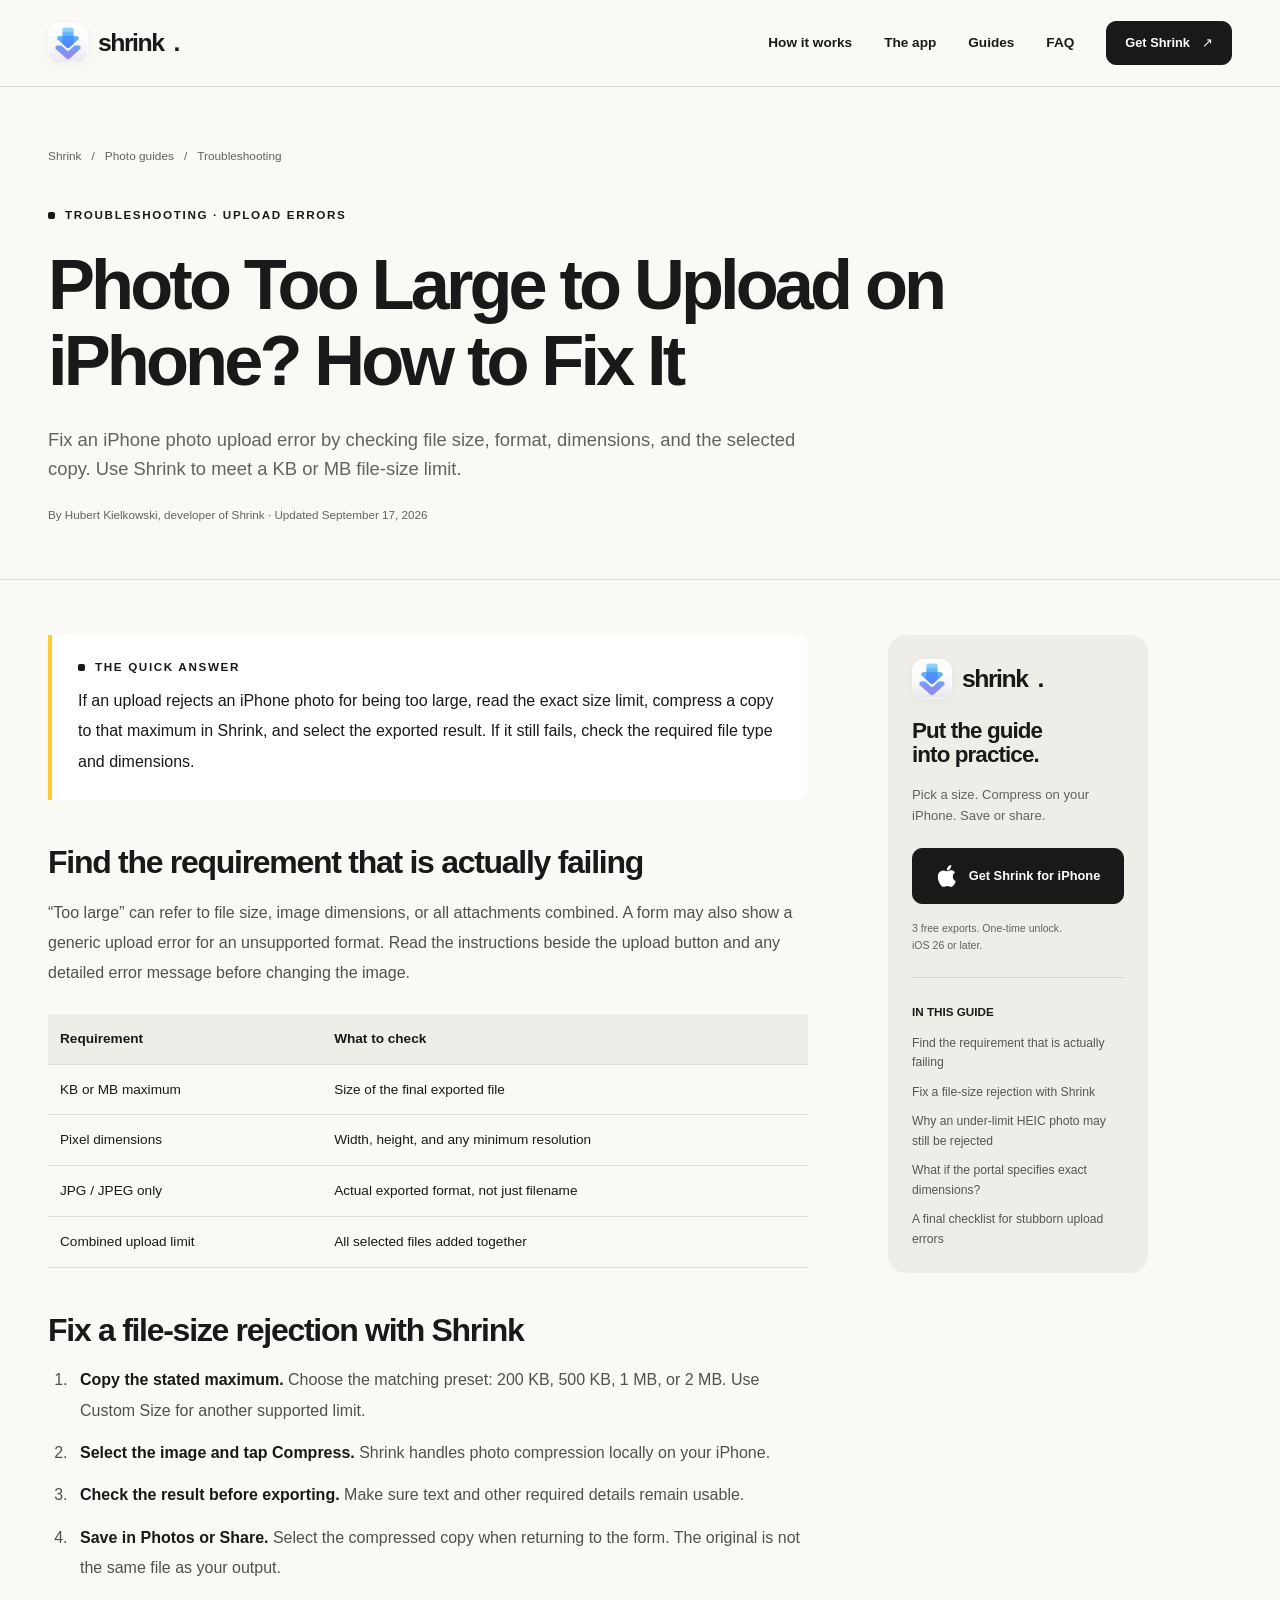
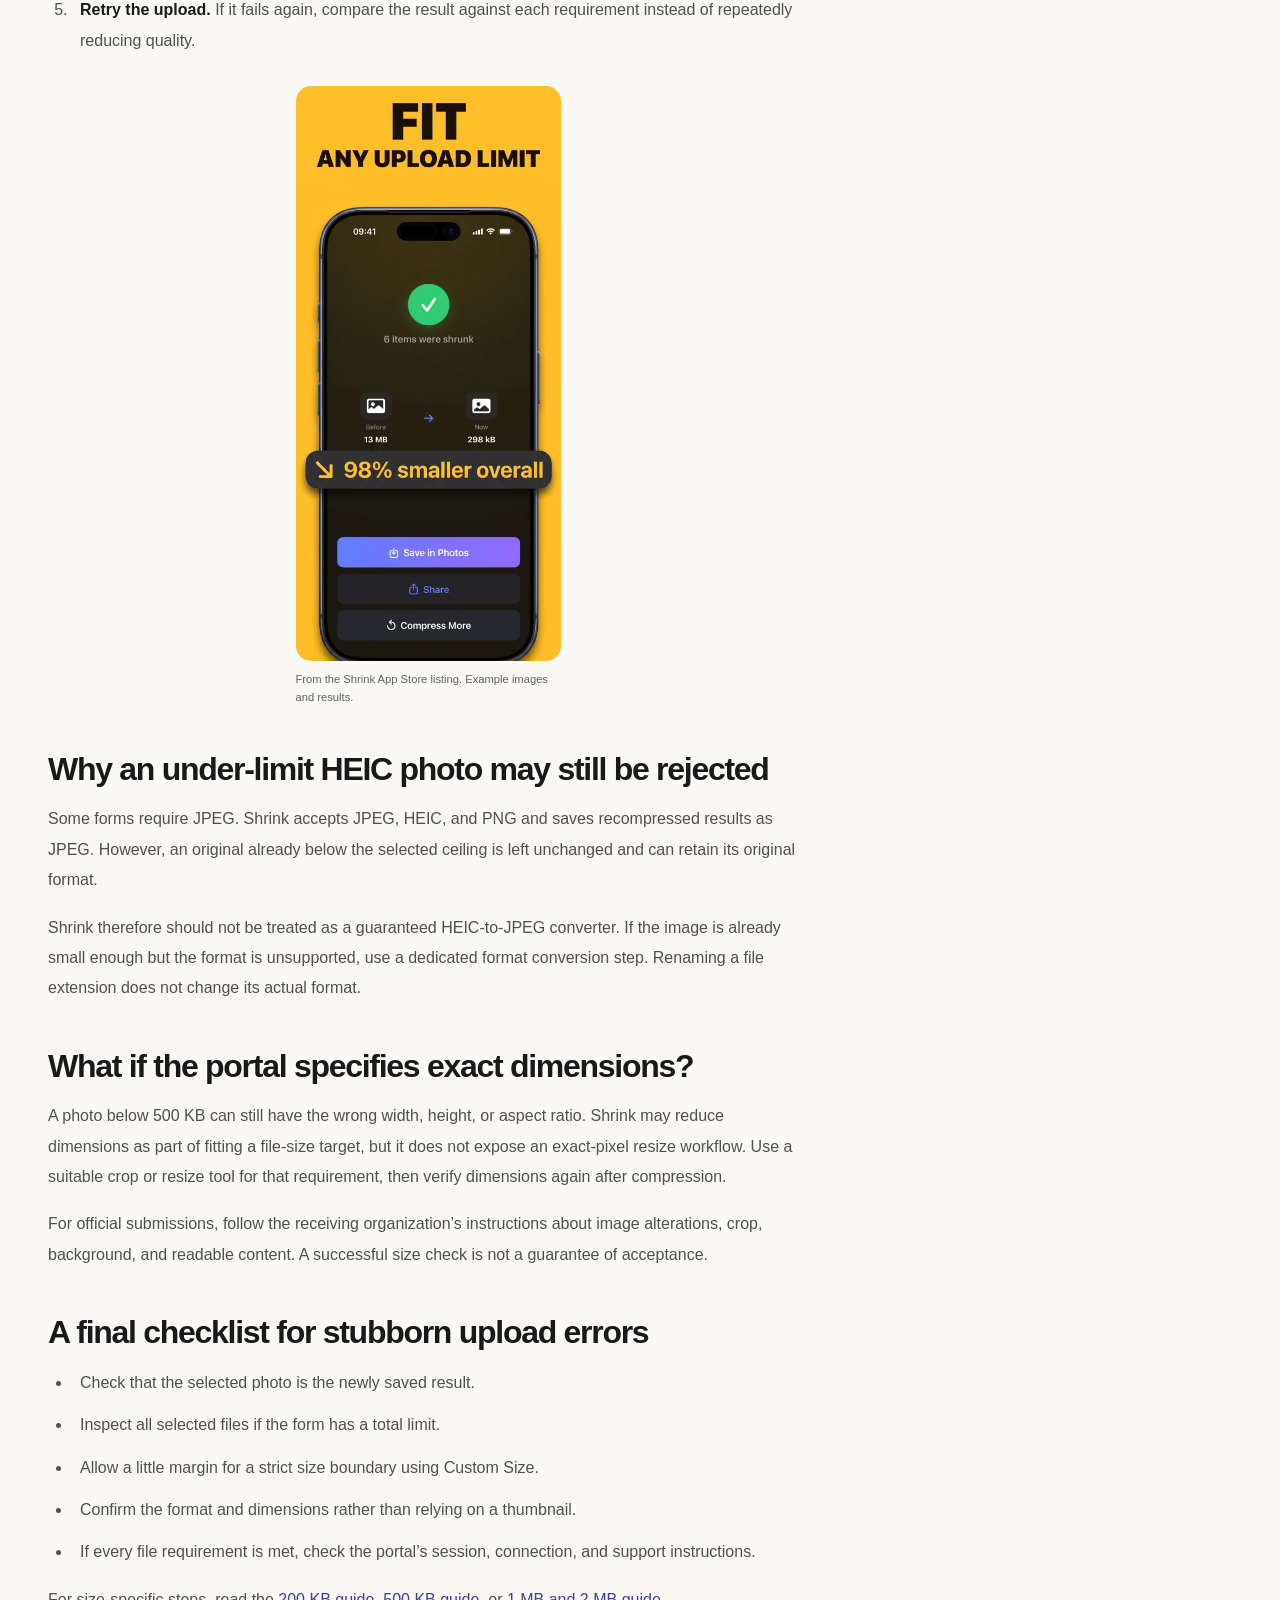
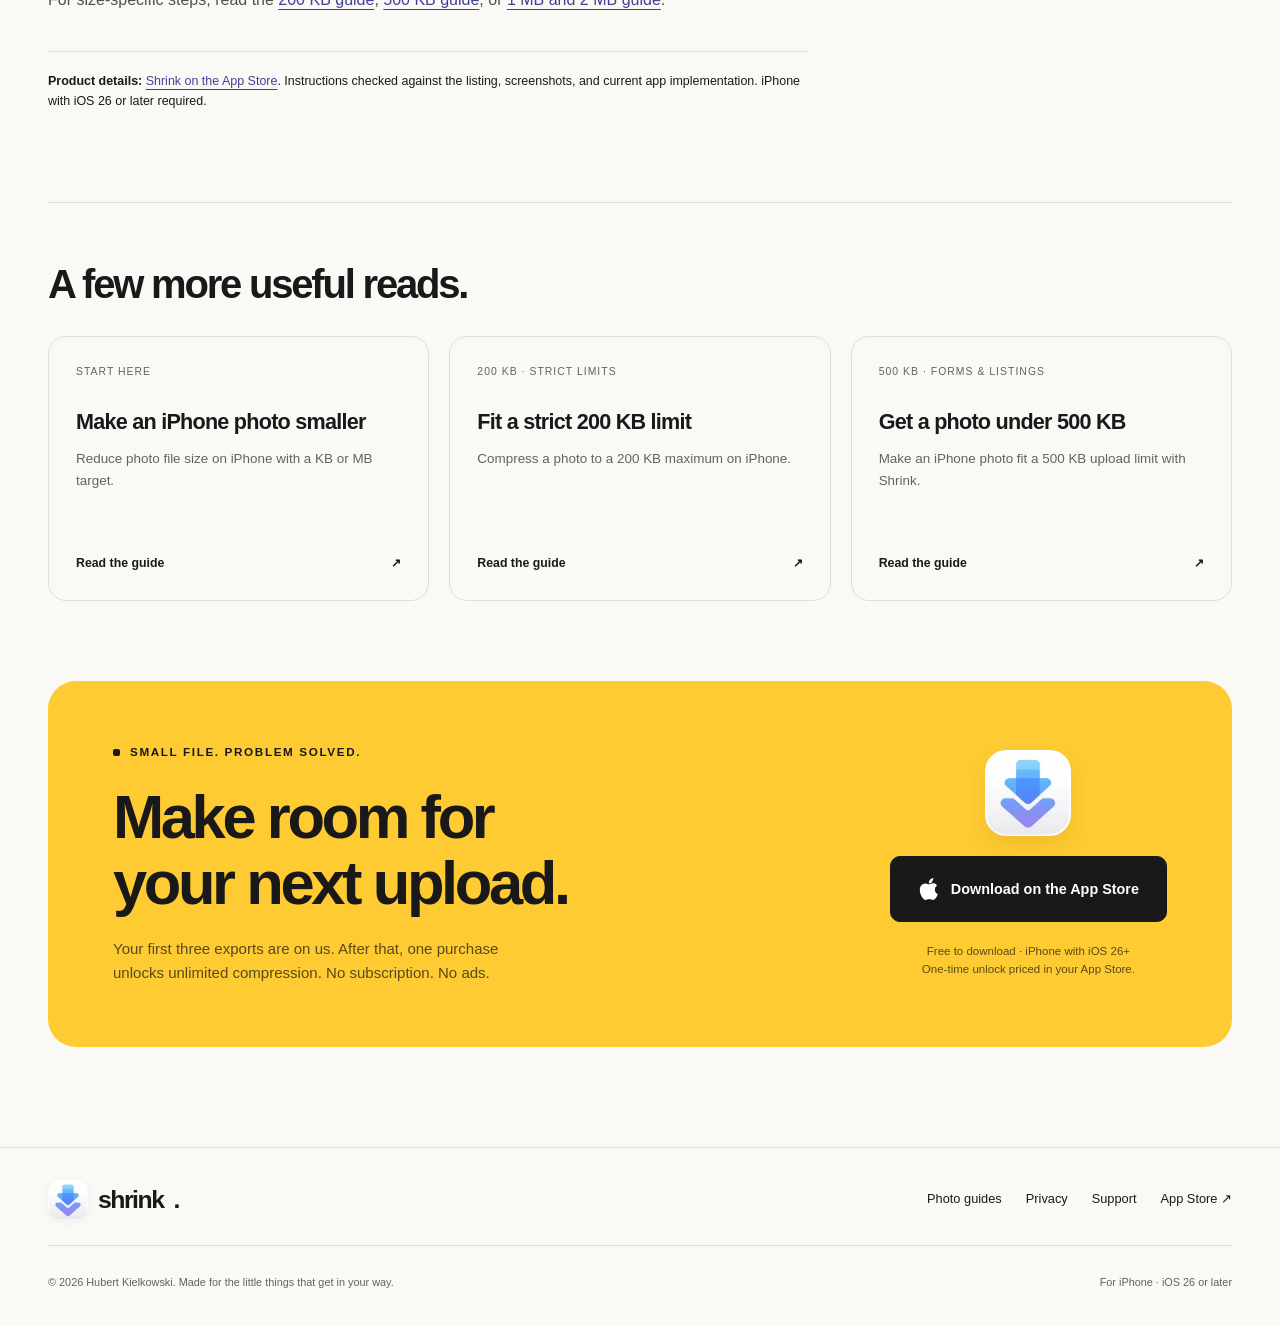
<file: guides/photo-too-large-to-upload-iphone/index.html>
<!doctype html><html lang="en"><head><meta charset="utf-8"><meta name="viewport" content="width=device-width, initial-scale=1">
<title>Photo Too Large to Upload on iPhone? How to Fix It | Shrink</title><meta name="description" content="Fix an iPhone photo upload error by checking file size, format, dimensions, and the selected copy. Use Shrink to meet a KB or MB file-size limit."><link rel="canonical" href="https://bashubb.github.io/TheShrink/guides/photo-too-large-to-upload-iphone/">
<meta name="theme-color" content="#faf9f6"><meta name="apple-itunes-app" content="app-id=6804833389">
<meta property="og:type" content="article"><meta property="og:site_name" content="Shrink"><meta property="og:title" content="Photo Too Large to Upload on iPhone? How to Fix It | Shrink"><meta property="og:description" content="Fix an iPhone photo upload error by checking file size, format, dimensions, and the selected copy. Use Shrink to meet a KB or MB file-size limit."><meta property="og:url" content="https://bashubb.github.io/TheShrink/guides/photo-too-large-to-upload-iphone/"><meta property="og:image" content="https://bashubb.github.io/TheShrink/assets/social-preview.png"><meta property="og:image:width" content="1200"><meta property="og:image:height" content="630"><meta property="og:image:alt" content="Shrink — big photos, small files. An iPhone photo compressor for upload limits."><meta name="twitter:card" content="summary_large_image"><meta name="twitter:image" content="https://bashubb.github.io/TheShrink/assets/social-preview.png">
<link rel="icon" href="../../assets/app-icon-128.webp" type="image/webp"><link rel="apple-touch-icon" href="../../assets/originals/app-icon.jpg"><link rel="stylesheet" href="../../assets/site.css"><script src="../../assets/site.js" defer></script>
<script type="application/ld+json">{"@context": "https://schema.org", "@type": "BreadcrumbList", "itemListElement": [{"@type": "ListItem", "position": 1, "name": "Shrink", "item": "https://bashubb.github.io/TheShrink/"}, {"@type": "ListItem", "position": 2, "name": "Photo guides", "item": "https://bashubb.github.io/TheShrink/guides/"}, {"@type": "ListItem", "position": 3, "name": "Photo Too Large to Upload on iPhone? How to Fix It", "item": "https://bashubb.github.io/TheShrink/guides/photo-too-large-to-upload-iphone/"}]}</script></head><body><a class="skip" href="#main">Skip to content</a><header class="site-header"><nav class="nav wrap" aria-label="Main navigation"><a class="brand" href="../../index.html" aria-label="Shrink home"><img src="../../assets/app-icon-128.webp" alt="" width="40" height="40">shrink<span aria-hidden="true">.</span></a><div class="nav-links"><a href="../../index.html#how-it-works">How it works</a><a href="../../index.html#screenshots">The app</a><a href="../../guides/index.html">Guides</a><a href="../../index.html#faq">FAQ</a><a class="button small" href="https://apps.apple.com/app/id6804833389">Get Shrink <span aria-hidden="true">↗</span></a></div></nav></header><main id="main"><section class="article-hero"><div class="wrap"><nav class="breadcrumbs" aria-label="Breadcrumb"><a href="../../index.html">Shrink</a><span aria-hidden="true">/</span><a href="../index.html">Photo guides</a><span aria-hidden="true">/</span><span>Troubleshooting</span></nav><span class="eyebrow">Troubleshooting · Upload errors</span><h1>Photo Too Large to Upload on iPhone? How to Fix It</h1><p class="article-deck">Fix an iPhone photo upload error by checking file size, format, dimensions, and the selected copy. Use Shrink to meet a KB or MB file-size limit.</p><p class="article-meta">By Hubert Kielkowski, developer of Shrink · Updated September 17, 2026</p></div></section><div class="article-layout wrap"><article class="article-body"><div class="quick-answer"><span class="eyebrow">The quick answer</span><p>If an upload rejects an iPhone photo for being too large, read the exact size limit, compress a copy to that maximum in Shrink, and select the exported result. If it still fails, check the required file type and dimensions.</p></div><h2 id="diagnose">Find the requirement that is actually failing</h2><p>“Too large” can refer to file size, image dimensions, or all attachments combined. A form may also show a generic upload error for an unsupported format. Read the instructions beside the upload button and any detailed error message before changing the image.</p><table><thead><tr><th scope="col">Requirement</th><th scope="col">What to check</th></tr></thead><tbody><tr><td>KB or MB maximum</td><td>Size of the final exported file</td></tr><tr><td>Pixel dimensions</td><td>Width, height, and any minimum resolution</td></tr><tr><td>JPG / JPEG only</td><td>Actual exported format, not just filename</td></tr><tr><td>Combined upload limit</td><td>All selected files added together</td></tr></tbody></table>
<h2 id="steps">Fix a file-size rejection with Shrink</h2><ol><li><strong>Copy the stated maximum.</strong> Choose the matching preset: 200 KB, 500 KB, 1 MB, or 2 MB. Use Custom Size for another supported limit.</li><li><strong>Select the image and tap Compress.</strong> Shrink handles photo compression locally on your iPhone.</li><li><strong>Check the result before exporting.</strong> Make sure text and other required details remain usable.</li><li><strong>Save in Photos or Share.</strong> Select the compressed copy when returning to the form. The original is not the same file as your output.</li><li><strong>Retry the upload.</strong> If it fails again, compare the result against each requirement instead of repeatedly reducing quality.</li></ol>
<figure class="article-screenshot"><img src="../../assets/01-fit-any-upload-limit-480.webp" srcset="../../assets/01-fit-any-upload-limit-480.webp 480w, ../../assets/01-fit-any-upload-limit-800.webp 800w" sizes="(max-width: 600px) 240px, 265px" width="1290" height="2796" alt="Shrink App Store screenshot with a compression result and save/share actions" class="" loading="lazy" decoding="async"><figcaption>From the Shrink App Store listing. Example images and results.</figcaption></figure><h2 id="formats">Why an under-limit HEIC photo may still be rejected</h2><p>Some forms require JPEG. Shrink accepts JPEG, HEIC, and PNG and saves recompressed results as JPEG. However, an original already below the selected ceiling is left unchanged and can retain its original format.</p><p>Shrink therefore should not be treated as a guaranteed HEIC-to-JPEG converter. If the image is already small enough but the format is unsupported, use a dedicated format conversion step. Renaming a file extension does not change its actual format.</p>
<h2 id="dimensions">What if the portal specifies exact dimensions?</h2><p>A photo below 500 KB can still have the wrong width, height, or aspect ratio. Shrink may reduce dimensions as part of fitting a file-size target, but it does not expose an exact-pixel resize workflow. Use a suitable crop or resize tool for that requirement, then verify dimensions again after compression.</p><p>For official submissions, follow the receiving organization’s instructions about image alterations, crop, background, and readable content. A successful size check is not a guarantee of acceptance.</p>
<h2 id="still-fails">A final checklist for stubborn upload errors</h2><ul><li>Check that the selected photo is the newly saved result.</li><li>Inspect all selected files if the form has a total limit.</li><li>Allow a little margin for a strict size boundary using Custom Size.</li><li>Confirm the format and dimensions rather than relying on a thumbnail.</li><li>If every file requirement is met, check the portal’s session, connection, and support instructions.</li></ul><p>For size-specific steps, read the <a href="../compress-photo-to-200kb/index.html">200 KB guide</a>, <a href="../compress-photo-to-500kb/index.html">500 KB guide</a>, or <a href="../compress-photo-under-1mb/index.html">1 MB and 2 MB guide</a>.</p><div class="sources"><strong>Product details:</strong> <a href="https://apps.apple.com/app/id6804833389">Shrink on the App Store</a>. Instructions checked against the listing, screenshots, and current app implementation. iPhone with iOS 26 or later required.</div></article><aside class="article-aside" aria-label="Get Shrink and guide contents"><a class="brand" href="../../index.html" aria-label="Shrink home"><img src="../../assets/app-icon-128.webp" alt="" width="40" height="40">shrink<span aria-hidden="true">.</span></a><h2>Put the guide<br>into practice.</h2><p>Pick a size. Compress on your iPhone. Save or share.</p><a class="button " href="https://apps.apple.com/app/id6804833389"><svg viewBox="0 0 24 28" aria-hidden="true"><path d="M19.4 14.5c0-3 2.5-4.5 2.6-4.6-1.5-2.2-3.8-2.5-4.6-2.5-2-.2-3.8 1.2-4.8 1.2-1 0-2.5-1.2-4.2-1.1C6.2 7.5 4.2 8.7 3 10.6.7 14.5 2.4 20.3 4.6 23.5c1.1 1.5 2.3 3.2 4 3.1 1.6 0 2.3-1 4.3-1s2.6 1 4.3 1c1.8 0 2.9-1.5 4-3.1 1.2-1.8 1.7-3.5 1.7-3.6-.1 0-3.5-1.3-3.5-5.4ZM16.2 5.4c.9-1.1 1.5-2.6 1.4-4.1-1.3.1-2.8.9-3.8 2-.8 1-1.6 2.5-1.4 4 1.4.1 2.9-.8 3.8-1.9Z"/></svg><span>Get Shrink for iPhone</span></a><p class="trial-note">3 free exports. One-time unlock.<br>iOS 26 or later.</p><nav class="toc" aria-label="On this page"><strong>IN THIS GUIDE</strong><a href="#diagnose">Find the requirement that is actually failing</a><a href="#steps">Fix a file-size rejection with Shrink</a><a href="#formats">Why an under-limit HEIC photo may still be rejected</a><a href="#dimensions">What if the portal specifies exact dimensions?</a><a href="#still-fails">A final checklist for stubborn upload errors</a></nav></aside></div><section class="related wrap" aria-labelledby="related-title"><h2 id="related-title">A few more useful reads.</h2><div class="guide-grid"><a class="guide-card " href="../../guides/reduce-photo-size-iphone/index.html"><span class="guide-tag">Start here</span><h3>Make an iPhone photo smaller</h3><p>Reduce photo file size on iPhone with a KB or MB target.</p><span class="guide-arrow">Read the guide <span aria-hidden="true">↗</span></span></a><a class="guide-card " href="../../guides/compress-photo-to-200kb/index.html"><span class="guide-tag">200 KB · Strict limits</span><h3>Fit a strict 200 KB limit</h3><p>Compress a photo to a 200 KB maximum on iPhone.</p><span class="guide-arrow">Read the guide <span aria-hidden="true">↗</span></span></a><a class="guide-card " href="../../guides/compress-photo-to-500kb/index.html"><span class="guide-tag">500 KB · Forms & listings</span><h3>Get a photo under 500 KB</h3><p>Make an iPhone photo fit a 500 KB upload limit with Shrink.</p><span class="guide-arrow">Read the guide <span aria-hidden="true">↗</span></span></a></div></section><section class="section download-section wrap" id="download" aria-labelledby="download-title"><div class="download-card"><div><span class="eyebrow">Small file. Problem solved.</span><h2 id="download-title">Make room for<br>your next upload.</h2><p>Your first three exports are on us. After that, one purchase unlocks unlimited compression. No subscription. No ads.</p></div><div class="download-action"><img src="../../assets/app-icon-128.webp" width="86" height="86" alt="Shrink app icon" loading="lazy"><a class="button " href="https://apps.apple.com/app/id6804833389"><svg viewBox="0 0 24 28" aria-hidden="true"><path d="M19.4 14.5c0-3 2.5-4.5 2.6-4.6-1.5-2.2-3.8-2.5-4.6-2.5-2-.2-3.8 1.2-4.8 1.2-1 0-2.5-1.2-4.2-1.1C6.2 7.5 4.2 8.7 3 10.6.7 14.5 2.4 20.3 4.6 23.5c1.1 1.5 2.3 3.2 4 3.1 1.6 0 2.3-1 4.3-1s2.6 1 4.3 1c1.8 0 2.9-1.5 4-3.1 1.2-1.8 1.7-3.5 1.7-3.6-.1 0-3.5-1.3-3.5-5.4ZM16.2 5.4c.9-1.1 1.5-2.6 1.4-4.1-1.3.1-2.8.9-3.8 2-.8 1-1.6 2.5-1.4 4 1.4.1 2.9-.8 3.8-1.9Z"/></svg><span>Download on the App Store</span></a><p class="trial-note">Free to download · iPhone with iOS 26+<br>One-time unlock priced in your App Store.</p></div></div></section></main><footer class="site-footer"><div class="wrap"><div class="footer-top"><a class="brand" href="../../index.html" aria-label="Shrink home"><img src="../../assets/app-icon-128.webp" alt="" width="40" height="40">shrink<span aria-hidden="true">.</span></a><nav class="footer-links" aria-label="Footer"><a href="../../guides/index.html">Photo guides</a><a href="../../privacy/index.html">Privacy</a><a href="mailto:bashubb.dev@gmail.com">Support</a><a href="https://apps.apple.com/app/id6804833389">App Store ↗</a></nav></div><div class="footer-bottom"><p>© 2026 Hubert Kielkowski. Made for the little things that get in your way.</p><p>For iPhone · iOS 26 or later</p></div></div></footer></body></html>
</file>
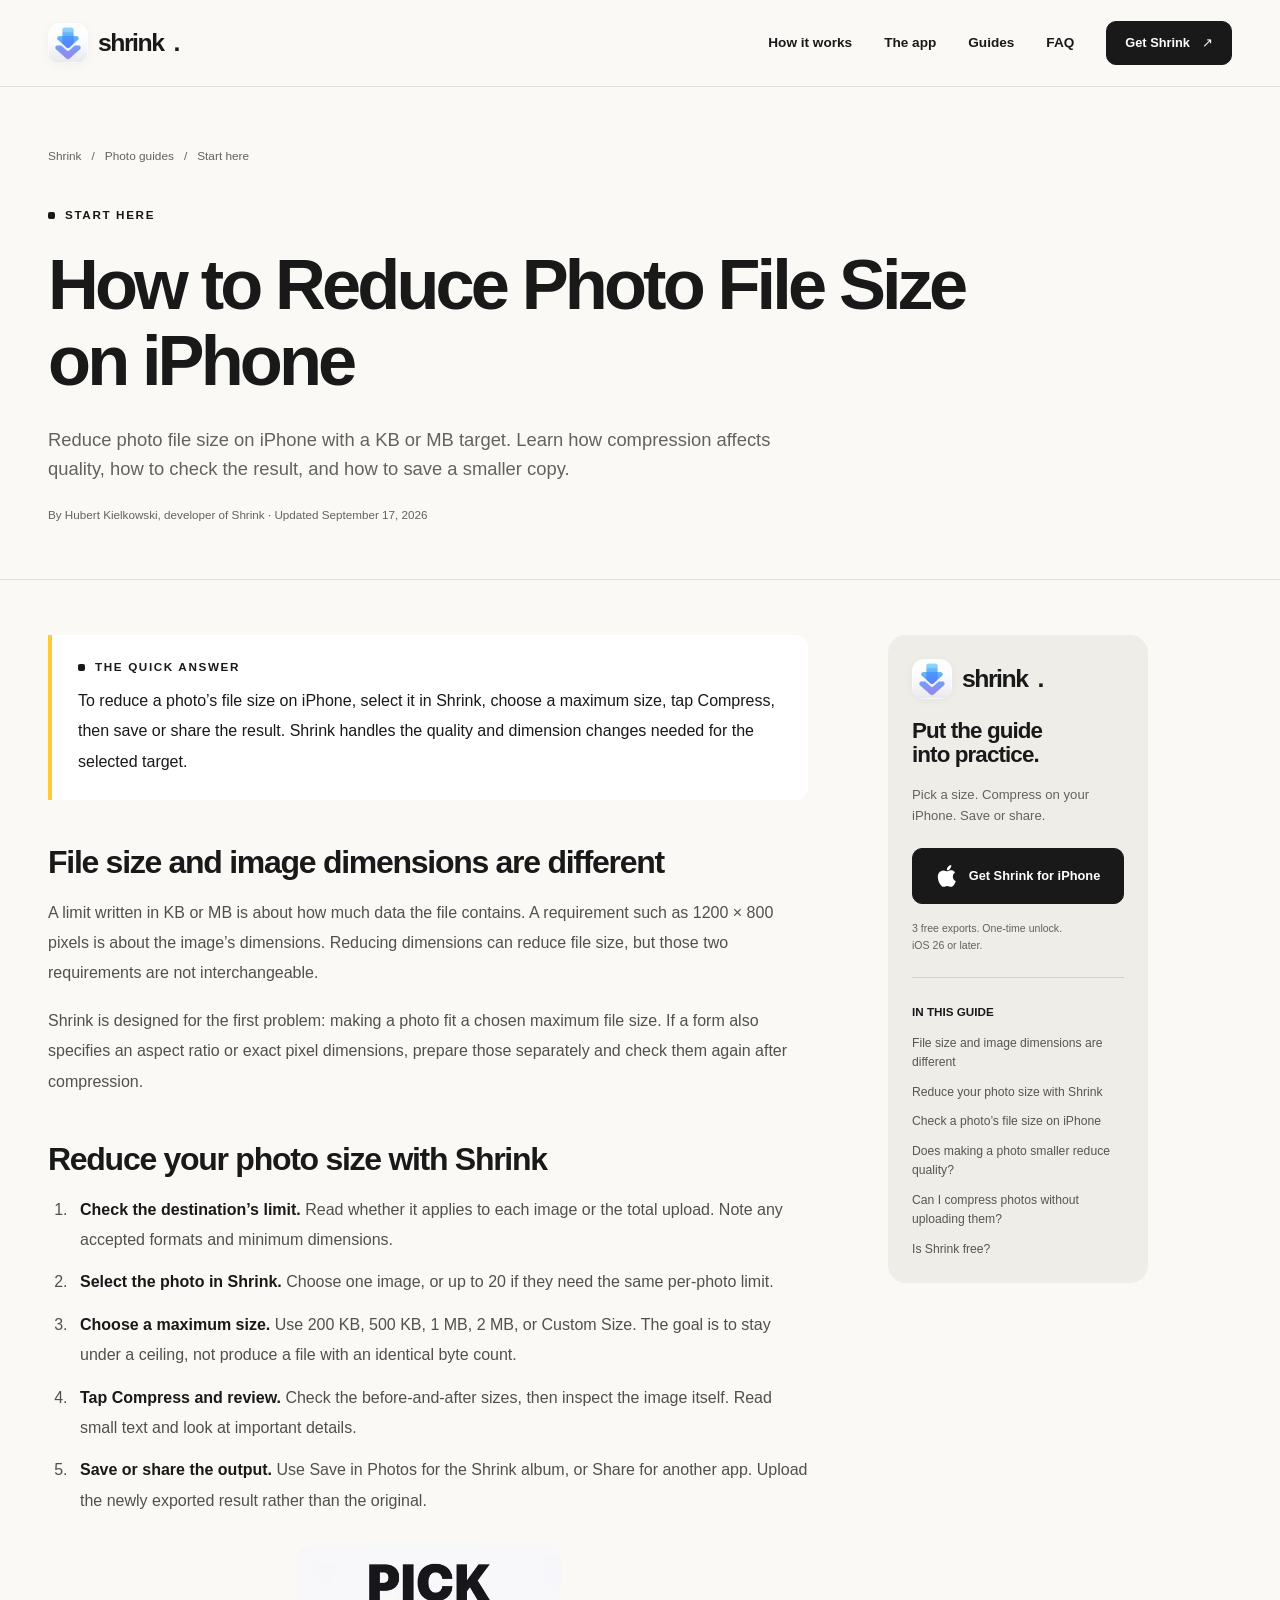
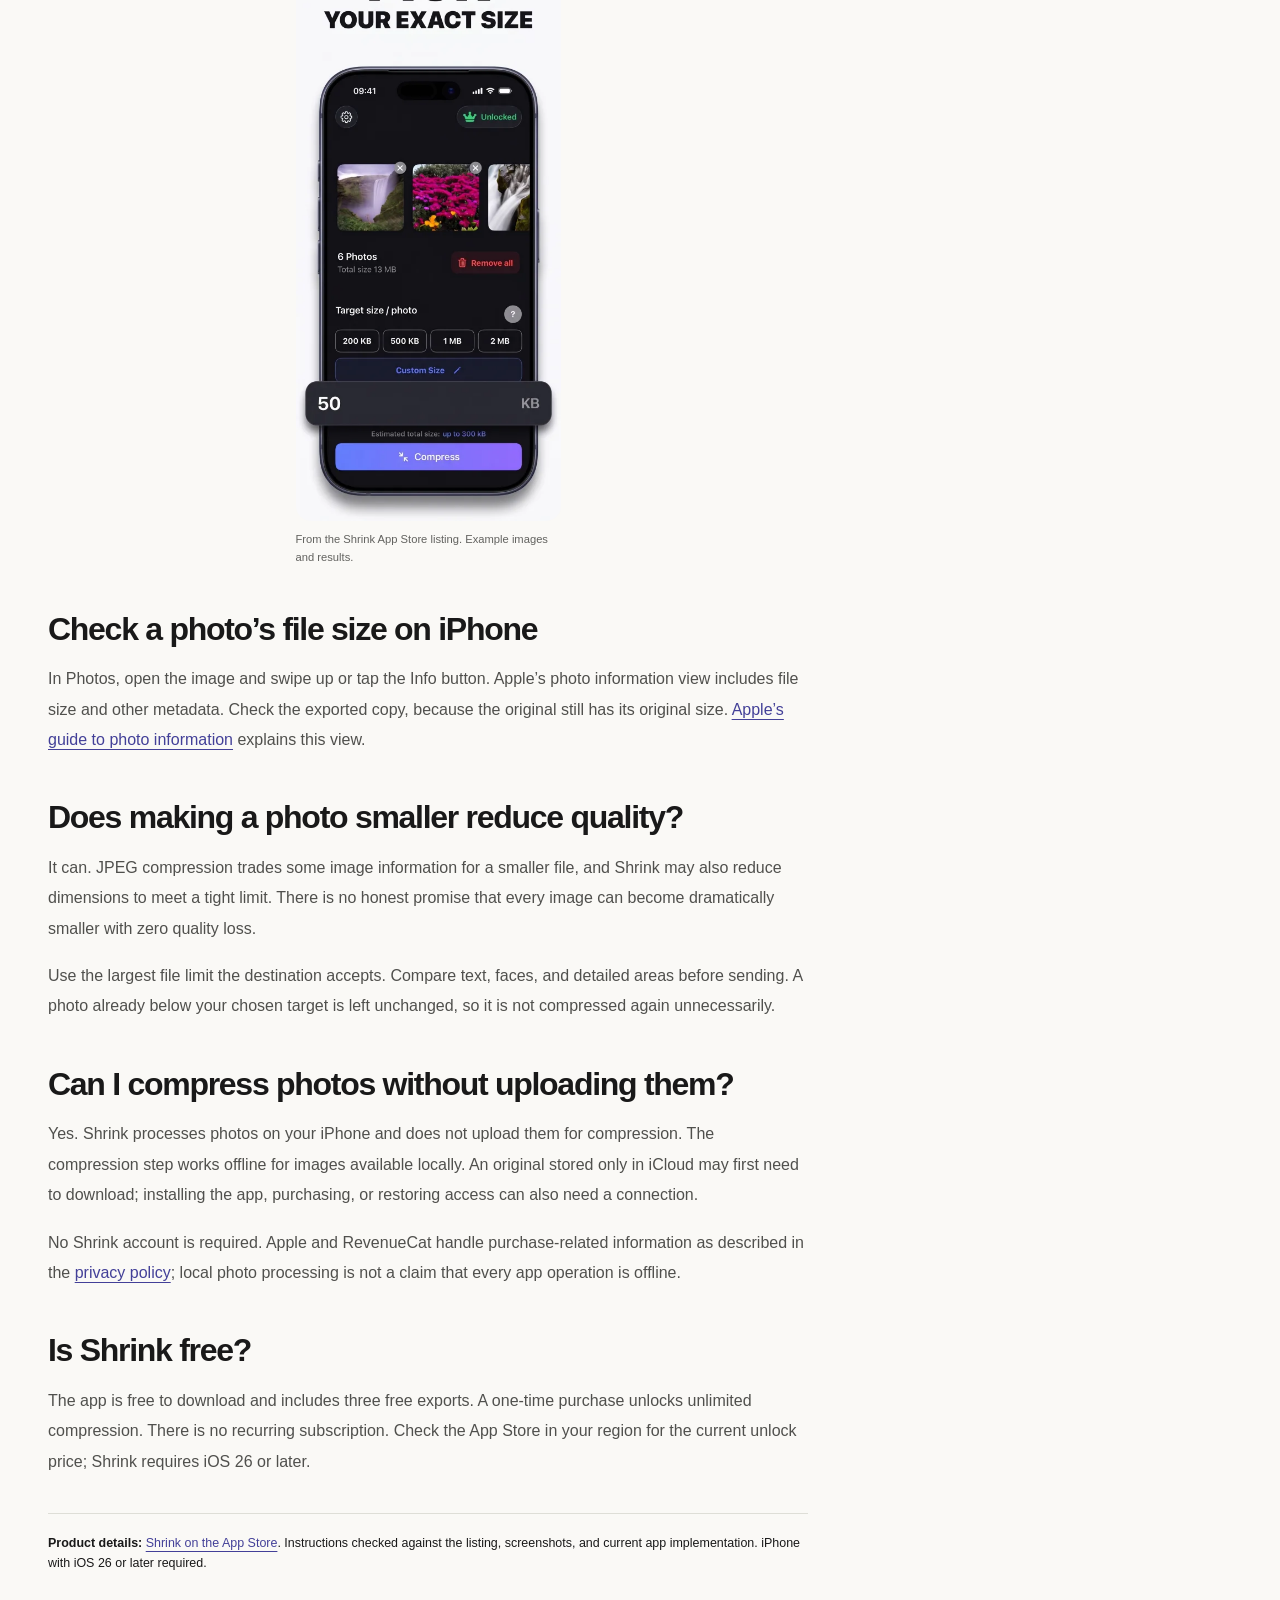
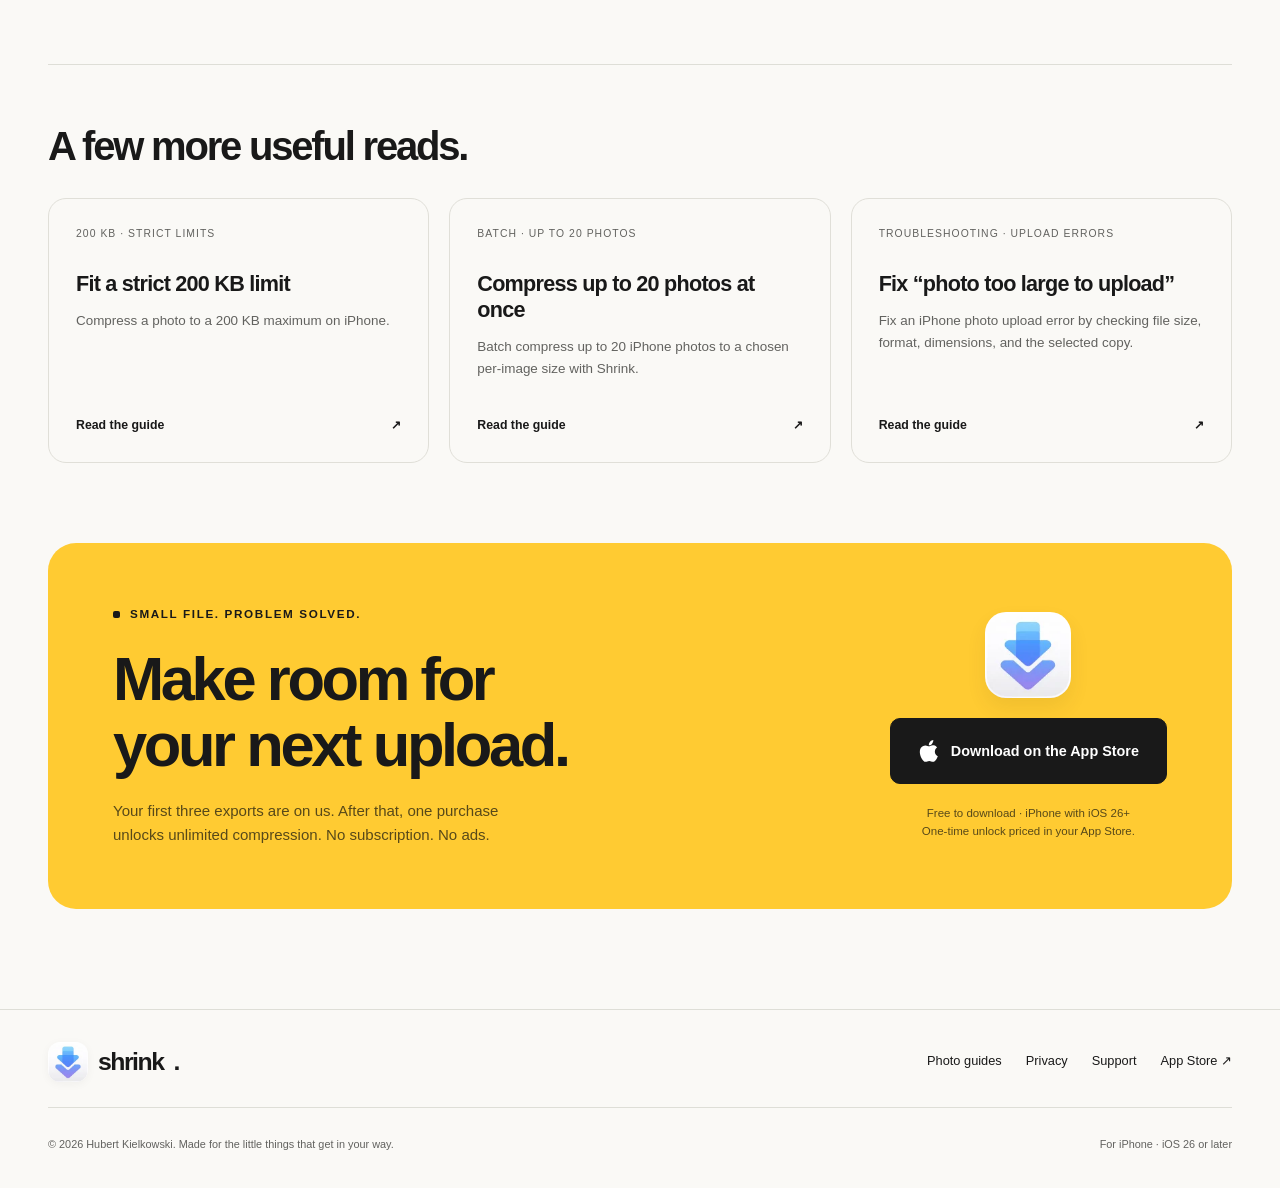
<file: guides/reduce-photo-size-iphone/index.html>
<!doctype html><html lang="en"><head><meta charset="utf-8"><meta name="viewport" content="width=device-width, initial-scale=1">
<title>How to Reduce Photo File Size on iPhone | Shrink</title><meta name="description" content="Reduce photo file size on iPhone with a KB or MB target. Learn how compression affects quality, how to check the result, and how to save a smaller copy."><link rel="canonical" href="https://bashubb.github.io/TheShrink/guides/reduce-photo-size-iphone/">
<meta name="theme-color" content="#faf9f6"><meta name="apple-itunes-app" content="app-id=6804833389">
<meta property="og:type" content="article"><meta property="og:site_name" content="Shrink"><meta property="og:title" content="How to Reduce Photo File Size on iPhone | Shrink"><meta property="og:description" content="Reduce photo file size on iPhone with a KB or MB target. Learn how compression affects quality, how to check the result, and how to save a smaller copy."><meta property="og:url" content="https://bashubb.github.io/TheShrink/guides/reduce-photo-size-iphone/"><meta property="og:image" content="https://bashubb.github.io/TheShrink/assets/social-preview.png"><meta property="og:image:width" content="1200"><meta property="og:image:height" content="630"><meta property="og:image:alt" content="Shrink — big photos, small files. An iPhone photo compressor for upload limits."><meta name="twitter:card" content="summary_large_image"><meta name="twitter:image" content="https://bashubb.github.io/TheShrink/assets/social-preview.png">
<link rel="icon" href="../../assets/app-icon-128.webp" type="image/webp"><link rel="apple-touch-icon" href="../../assets/originals/app-icon.jpg"><link rel="stylesheet" href="../../assets/site.css"><script src="../../assets/site.js" defer></script>
<script type="application/ld+json">{"@context": "https://schema.org", "@type": "BreadcrumbList", "itemListElement": [{"@type": "ListItem", "position": 1, "name": "Shrink", "item": "https://bashubb.github.io/TheShrink/"}, {"@type": "ListItem", "position": 2, "name": "Photo guides", "item": "https://bashubb.github.io/TheShrink/guides/"}, {"@type": "ListItem", "position": 3, "name": "How to Reduce Photo File Size on iPhone", "item": "https://bashubb.github.io/TheShrink/guides/reduce-photo-size-iphone/"}]}</script></head><body><a class="skip" href="#main">Skip to content</a><header class="site-header"><nav class="nav wrap" aria-label="Main navigation"><a class="brand" href="../../index.html" aria-label="Shrink home"><img src="../../assets/app-icon-128.webp" alt="" width="40" height="40">shrink<span aria-hidden="true">.</span></a><div class="nav-links"><a href="../../index.html#how-it-works">How it works</a><a href="../../index.html#screenshots">The app</a><a href="../../guides/index.html">Guides</a><a href="../../index.html#faq">FAQ</a><a class="button small" href="https://apps.apple.com/app/id6804833389">Get Shrink <span aria-hidden="true">↗</span></a></div></nav></header><main id="main"><section class="article-hero"><div class="wrap"><nav class="breadcrumbs" aria-label="Breadcrumb"><a href="../../index.html">Shrink</a><span aria-hidden="true">/</span><a href="../index.html">Photo guides</a><span aria-hidden="true">/</span><span>Start here</span></nav><span class="eyebrow">Start here</span><h1>How to Reduce Photo File Size on iPhone</h1><p class="article-deck">Reduce photo file size on iPhone with a KB or MB target. Learn how compression affects quality, how to check the result, and how to save a smaller copy.</p><p class="article-meta">By Hubert Kielkowski, developer of Shrink · Updated September 17, 2026</p></div></section><div class="article-layout wrap"><article class="article-body"><div class="quick-answer"><span class="eyebrow">The quick answer</span><p>To reduce a photo’s file size on iPhone, select it in Shrink, choose a maximum size, tap Compress, then save or share the result. Shrink handles the quality and dimension changes needed for the selected target.</p></div><h2 id="file-size">File size and image dimensions are different</h2><p>A limit written in KB or MB is about how much data the file contains. A requirement such as 1200 × 800 pixels is about the image’s dimensions. Reducing dimensions can reduce file size, but those two requirements are not interchangeable.</p><p>Shrink is designed for the first problem: making a photo fit a chosen maximum file size. If a form also specifies an aspect ratio or exact pixel dimensions, prepare those separately and check them again after compression.</p>
<h2 id="steps">Reduce your photo size with Shrink</h2><ol><li><strong>Check the destination’s limit.</strong> Read whether it applies to each image or the total upload. Note any accepted formats and minimum dimensions.</li><li><strong>Select the photo in Shrink.</strong> Choose one image, or up to 20 if they need the same per-photo limit.</li><li><strong>Choose a maximum size.</strong> Use 200 KB, 500 KB, 1 MB, 2 MB, or Custom Size. The goal is to stay under a ceiling, not produce a file with an identical byte count.</li><li><strong>Tap Compress and review.</strong> Check the before-and-after sizes, then inspect the image itself. Read small text and look at important details.</li><li><strong>Save or share the output.</strong> Use Save in Photos for the Shrink album, or Share for another app. Upload the newly exported result rather than the original.</li></ol>
<figure class="article-screenshot"><img src="../../assets/02-pick-your-exact-size-480.webp" srcset="../../assets/02-pick-your-exact-size-480.webp 480w, ../../assets/02-pick-your-exact-size-800.webp 800w" sizes="(max-width: 600px) 240px, 265px" width="1290" height="2796" alt="Shrink target selector with presets and a custom size field" class="" loading="lazy" decoding="async"><figcaption>From the Shrink App Store listing. Example images and results.</figcaption></figure><h2 id="check-size">Check a photo’s file size on iPhone</h2><p>In Photos, open the image and swipe up or tap the Info button. Apple’s photo information view includes file size and other metadata. Check the exported copy, because the original still has its original size. <a href="https://support.apple.com/guide/iphone/see-photo-and-video-information-iph0edb9c18f/ios">Apple’s guide to photo information</a> explains this view.</p>
<h2 id="quality">Does making a photo smaller reduce quality?</h2><p>It can. JPEG compression trades some image information for a smaller file, and Shrink may also reduce dimensions to meet a tight limit. There is no honest promise that every image can become dramatically smaller with zero quality loss.</p><p>Use the largest file limit the destination accepts. Compare text, faces, and detailed areas before sending. A photo already below your chosen target is left unchanged, so it is not compressed again unnecessarily.</p>
<h2 id="offline">Can I compress photos without uploading them?</h2><p>Yes. Shrink processes photos on your iPhone and does not upload them for compression. The compression step works offline for images available locally. An original stored only in iCloud may first need to download; installing the app, purchasing, or restoring access can also need a connection.</p><p>No Shrink account is required. Apple and RevenueCat handle purchase-related information as described in the <a href="../../privacy/index.html">privacy policy</a>; local photo processing is not a claim that every app operation is offline.</p>
<h2 id="free">Is Shrink free?</h2><p>The app is free to download and includes three free exports. A one-time purchase unlocks unlimited compression. There is no recurring subscription. Check the App Store in your region for the current unlock price; Shrink requires iOS 26 or later.</p><div class="sources"><strong>Product details:</strong> <a href="https://apps.apple.com/app/id6804833389">Shrink on the App Store</a>. Instructions checked against the listing, screenshots, and current app implementation. iPhone with iOS 26 or later required.</div></article><aside class="article-aside" aria-label="Get Shrink and guide contents"><a class="brand" href="../../index.html" aria-label="Shrink home"><img src="../../assets/app-icon-128.webp" alt="" width="40" height="40">shrink<span aria-hidden="true">.</span></a><h2>Put the guide<br>into practice.</h2><p>Pick a size. Compress on your iPhone. Save or share.</p><a class="button " href="https://apps.apple.com/app/id6804833389"><svg viewBox="0 0 24 28" aria-hidden="true"><path d="M19.4 14.5c0-3 2.5-4.5 2.6-4.6-1.5-2.2-3.8-2.5-4.6-2.5-2-.2-3.8 1.2-4.8 1.2-1 0-2.5-1.2-4.2-1.1C6.2 7.5 4.2 8.7 3 10.6.7 14.5 2.4 20.3 4.6 23.5c1.1 1.5 2.3 3.2 4 3.1 1.6 0 2.3-1 4.3-1s2.6 1 4.3 1c1.8 0 2.9-1.5 4-3.1 1.2-1.8 1.7-3.5 1.7-3.6-.1 0-3.5-1.3-3.5-5.4ZM16.2 5.4c.9-1.1 1.5-2.6 1.4-4.1-1.3.1-2.8.9-3.8 2-.8 1-1.6 2.5-1.4 4 1.4.1 2.9-.8 3.8-1.9Z"/></svg><span>Get Shrink for iPhone</span></a><p class="trial-note">3 free exports. One-time unlock.<br>iOS 26 or later.</p><nav class="toc" aria-label="On this page"><strong>IN THIS GUIDE</strong><a href="#file-size">File size and image dimensions are different</a><a href="#steps">Reduce your photo size with Shrink</a><a href="#check-size">Check a photo’s file size on iPhone</a><a href="#quality">Does making a photo smaller reduce quality?</a><a href="#offline">Can I compress photos without uploading them?</a><a href="#free">Is Shrink free?</a></nav></aside></div><section class="related wrap" aria-labelledby="related-title"><h2 id="related-title">A few more useful reads.</h2><div class="guide-grid"><a class="guide-card " href="../../guides/compress-photo-to-200kb/index.html"><span class="guide-tag">200 KB · Strict limits</span><h3>Fit a strict 200 KB limit</h3><p>Compress a photo to a 200 KB maximum on iPhone.</p><span class="guide-arrow">Read the guide <span aria-hidden="true">↗</span></span></a><a class="guide-card " href="../../guides/batch-compress-photos-iphone/index.html"><span class="guide-tag">Batch · Up to 20 photos</span><h3>Compress up to 20 photos at once</h3><p>Batch compress up to 20 iPhone photos to a chosen per-image size with Shrink.</p><span class="guide-arrow">Read the guide <span aria-hidden="true">↗</span></span></a><a class="guide-card " href="../../guides/photo-too-large-to-upload-iphone/index.html"><span class="guide-tag">Troubleshooting · Upload errors</span><h3>Fix “photo too large to upload”</h3><p>Fix an iPhone photo upload error by checking file size, format, dimensions, and the selected copy.</p><span class="guide-arrow">Read the guide <span aria-hidden="true">↗</span></span></a></div></section><section class="section download-section wrap" id="download" aria-labelledby="download-title"><div class="download-card"><div><span class="eyebrow">Small file. Problem solved.</span><h2 id="download-title">Make room for<br>your next upload.</h2><p>Your first three exports are on us. After that, one purchase unlocks unlimited compression. No subscription. No ads.</p></div><div class="download-action"><img src="../../assets/app-icon-128.webp" width="86" height="86" alt="Shrink app icon" loading="lazy"><a class="button " href="https://apps.apple.com/app/id6804833389"><svg viewBox="0 0 24 28" aria-hidden="true"><path d="M19.4 14.5c0-3 2.5-4.5 2.6-4.6-1.5-2.2-3.8-2.5-4.6-2.5-2-.2-3.8 1.2-4.8 1.2-1 0-2.5-1.2-4.2-1.1C6.2 7.5 4.2 8.7 3 10.6.7 14.5 2.4 20.3 4.6 23.5c1.1 1.5 2.3 3.2 4 3.1 1.6 0 2.3-1 4.3-1s2.6 1 4.3 1c1.8 0 2.9-1.5 4-3.1 1.2-1.8 1.7-3.5 1.7-3.6-.1 0-3.5-1.3-3.5-5.4ZM16.2 5.4c.9-1.1 1.5-2.6 1.4-4.1-1.3.1-2.8.9-3.8 2-.8 1-1.6 2.5-1.4 4 1.4.1 2.9-.8 3.8-1.9Z"/></svg><span>Download on the App Store</span></a><p class="trial-note">Free to download · iPhone with iOS 26+<br>One-time unlock priced in your App Store.</p></div></div></section></main><footer class="site-footer"><div class="wrap"><div class="footer-top"><a class="brand" href="../../index.html" aria-label="Shrink home"><img src="../../assets/app-icon-128.webp" alt="" width="40" height="40">shrink<span aria-hidden="true">.</span></a><nav class="footer-links" aria-label="Footer"><a href="../../guides/index.html">Photo guides</a><a href="../../privacy/index.html">Privacy</a><a href="mailto:bashubb.dev@gmail.com">Support</a><a href="https://apps.apple.com/app/id6804833389">App Store ↗</a></nav></div><div class="footer-bottom"><p>© 2026 Hubert Kielkowski. Made for the little things that get in your way.</p><p>For iPhone · iOS 26 or later</p></div></div></footer></body></html>
</file>
<file: assets/site.css>
@layer reset, base, components, responsive;
@layer reset {
  *,*::before,*::after{box-sizing:border-box}body,h1,h2,h3,p,figure{margin:0}img{display:block;max-width:100%;height:auto}button,input{font:inherit}a{color:inherit}button,a{-webkit-tap-highlight-color:transparent}html{scroll-behavior:smooth;scroll-padding-top:100px}
}
@layer base {
  :root{--paper:#faf9f6;--ink:#191919;--muted:#62625f;--yellow:#ffcb32;--line:#deded7;--white:#fff;--radius:24px}
  body{font-family:Inter,-apple-system,BlinkMacSystemFont,"Segoe UI",sans-serif;background:var(--paper);color:var(--ink);font-size:16px;line-height:1.6;-webkit-font-smoothing:antialiased}
  ::selection{background:var(--yellow);color:var(--ink)}:focus-visible{outline:3px solid #4b50d8;outline-offset:5px}a{text-underline-offset:4px}h1,h2,h3{line-height:1.08;letter-spacing:-.055em}h1{font-size:clamp(3.9rem,7.7vw,7.2rem);font-weight:800}h2{font-size:clamp(2.4rem,4.4vw,4rem);font-weight:750}h3{font-size:1.4rem;letter-spacing:-.035em}p{color:var(--muted)}.wrap{max-width:1240px;width:calc(100% - 96px);margin-inline:auto}.section{padding-block:100px}.eyebrow{font-size:.73rem;font-weight:750;letter-spacing:.14em;text-transform:uppercase;color:var(--ink);display:block;margin-bottom:22px}.eyebrow::before{content:"";display:inline-block;width:7px;height:7px;background:currentColor;margin-right:10px;border-radius:2px}.section-heading{display:flex;align-items:end;justify-content:space-between;gap:40px;margin-bottom:44px}.section-heading p{max-width:365px}.section-heading h2{max-width:650px}.text-link{font-weight:650;text-decoration-thickness:1px}.muted{color:var(--muted)}.skip{position:fixed;left:20px;top:-100px;z-index:99;background:var(--ink);color:white;padding:12px}.skip:focus{top:10px}
}
@layer components {
  .site-header{background:color-mix(in srgb,var(--paper) 96%,transparent);position:sticky;top:0;z-index:20;border-bottom:1px solid var(--line)}.nav{display:flex;align-items:center;justify-content:space-between;min-height:86px;gap:28px}.brand{display:inline-flex;gap:10px;align-items:center;text-decoration:none;font-size:1.55rem;font-weight:800;letter-spacing:-.06em}.brand img{border-radius:12px;width:40px;height:40px;box-shadow:0 2px 10px #0000000b}.nav-links{display:flex;align-items:center;gap:32px}.nav-links a{text-decoration:none;font-size:.85rem;font-weight:550}.nav-links a:hover{text-decoration:underline}.button{display:inline-flex;align-items:center;justify-content:center;gap:12px;text-decoration:none!important;font-size:.9rem;font-weight:650;padding:16px 23px;border-radius:10px;background:var(--ink);color:var(--white);border:1px solid var(--ink);line-height:1.25;min-height:52px;transition:transform .18s,background .18s}.button:hover{background:#333;transform:translateY(-2px)}.button.small{padding:12px 18px;min-height:44px;font-size:.8rem}.button.yellow{background:var(--yellow);border-color:var(--yellow);color:var(--ink)}.button.yellow:hover{background:#ffda67}.button.outline{background:transparent;color:var(--ink);border-color:var(--line)}.button svg{width:21px;height:24px;fill:currentColor}.nav-toggle{display:none}
  .hero{padding-top:66px;padding-bottom:54px;display:grid;grid-template-columns:1.05fr 1fr;align-items:center;gap:30px;min-height:740px}.hero-copy{padding-bottom:16px;position:relative;z-index:2}.hero h1{margin-bottom:25px}.hero h1 span{position:relative;display:inline-block}.hero h1 span::after{content:"";position:absolute;z-index:-1;height:18%;width:101%;background:var(--yellow);left:-1%;bottom:5%;transform:rotate(-2deg)}.hero-intro{max-width:450px;font-size:1.08rem;line-height:1.7}.hero-actions{display:flex;align-items:center;gap:23px;margin-top:28px}.hero-actions .text-link{font-size:.84rem}.trial-note{font-size:.74rem;margin-top:14px}.hero-art{position:relative;min-height:590px;isolation:isolate}.art-backdrop{position:absolute;inset:26px -4px 18px 0;background:#efeee8;border-radius:140px 140px 26px 26px;z-index:-2;overflow:hidden}.art-backdrop::before{content:"";position:absolute;width:420px;height:420px;border:1px solid #d3d2ca;border-radius:50%;top:100px;left:20px}.art-backdrop::after{content:"";position:absolute;width:520px;height:520px;border:1px solid #d3d2ca;border-radius:50%;top:50px;left:-30px}.hero-shot{overflow:hidden;aspect-ratio:1290/2241;position:absolute;border-radius:17px;box-shadow:0 18px 45px #0002;width:235px}.hero-shot img{width:100%;max-width:none;margin-top:-43%}.hero-shot.back{left:15px;top:45px;transform:rotate(-9deg);width:250px}.hero-shot.front{right:18px;top:90px;transform:rotate(7deg);width:260px}.art-label{position:absolute;left:21px;bottom:7px;background:var(--ink);color:white;box-shadow:0 7px 20px #0002;border-radius:13px;padding:13px 19px;display:flex;gap:16px;align-items:center;transform:rotate(-3deg);font-size:.8rem;z-index:3}.art-label .arrow{font-size:2rem;color:var(--yellow);line-height:1}.art-label strong{display:block;font-size:1rem}.art-label small{color:#cbcaca}.hero-caption{margin-top:12px;text-align:right;font-size:.66rem}
  .proof-strip{border-top:1px solid var(--line);border-bottom:1px solid var(--line);display:grid;grid-template-columns:repeat(4,1fr);padding-block:25px;gap:15px}.proof-item{display:flex;align-items:center;justify-content:center;gap:12px;font-size:.82rem;font-weight:600;border-right:1px solid var(--line)}.proof-item:last-child{border-right:0}.proof-icon{font-size:1.25rem;font-weight:400}
  .target-section{padding-top:86px}.target-layout{display:grid;grid-template-columns:1fr 1.1fr;gap:70px;align-items:center}.target-layout h2{max-width:460px}.target-layout p{margin-top:22px;max-width:420px}.target-panel{background:var(--white);border:1px solid var(--line);border-radius:var(--radius);padding:30px}.panel-label{display:flex;justify-content:space-between;align-items:center;font-size:.76rem;font-weight:650;margin-bottom:18px}.panel-label span:last-child{color:var(--muted);font-size:.68rem;font-weight:450}.target-options{display:grid;grid-template-columns:repeat(4,1fr);gap:8px}.target-options a{padding:17px 4px;border:1px solid var(--line);border-radius:9px;text-align:center;text-decoration:none;font-size:.82rem;font-weight:700;transition:background .15s}.target-options a:hover,.target-options a:focus{background:var(--yellow);border-color:var(--yellow)}.target-bottom{display:flex;align-items:center;justify-content:space-between;gap:15px;margin-top:20px;padding-top:17px;border-top:1px solid var(--line);font-size:.73rem}.target-bottom p{margin:0;font-size:.73rem}.target-bottom a{font-weight:650;white-space:nowrap}.use-cases{display:flex;flex-wrap:wrap;gap:8px;margin-top:24px}.use-cases span{font-size:.7rem;border:1px solid var(--line);padding:6px 11px;border-radius:30px;color:#62625f}
  .screenshots-section{background:var(--ink);color:var(--white);overflow:hidden}.screenshots-section .eyebrow{color:var(--yellow)}.screenshots-section p{color:#bcbcb8}.screenshots-section .section-heading h2{max-width:600px}.gallery-controls{display:flex;gap:8px}.gallery-controls[hidden]{display:none}.gallery-controls button{background:transparent;border:1px solid #585855;color:white;border-radius:50%;width:47px;height:47px;cursor:pointer;font-size:1.3rem}.gallery-controls button:hover{background:#333}.gallery{display:flex;gap:22px;overflow-x:auto;scroll-snap-type:x mandatory;padding:5px 2px 22px;scrollbar-color:#686864 #292927}.gallery figure{flex:0 0 222px;scroll-snap-align:start}.gallery img{border-radius:15px;width:222px}.gallery figcaption{padding:16px 2px 0;display:flex;gap:15px;font-size:.8rem;color:#e7e7e3}.gallery figcaption span{color:var(--yellow);font-size:.69rem;padding-top:2px}.gallery-note{font-size:.68rem;margin-top:17px}
  .steps{display:grid;grid-template-columns:repeat(3,1fr);gap:40px;margin-top:55px}.step{border-top:1px solid var(--line);padding-top:24px}.step-number{display:flex;align-items:center;justify-content:center;background:var(--yellow);border-radius:50%;height:36px;width:36px;font-size:.8rem;font-weight:700;margin-bottom:25px}.step h3{margin-bottom:15px}.step p{font-size:.91rem;line-height:1.75}.shortcut{display:flex;justify-content:space-between;align-items:center;gap:30px;background:#eeede8;padding:23px 28px;border-radius:13px;margin-top:40px;font-size:.85rem}.shortcut p{color:var(--ink)}.shortcut a{white-space:nowrap}
  .benefits{display:grid;grid-template-columns:1fr 1fr;gap:22px;margin-top:60px}.benefit{border:1px solid var(--line);border-radius:var(--radius);padding:34px;position:relative;overflow:hidden}.benefit h3{font-size:1.8rem;margin-bottom:16px;max-width:280px}.benefit p{max-width:380px;font-size:.9rem}.benefit-icon{display:block;font-size:1.6rem;margin-bottom:28px}.benefit.yellow-card{background:var(--yellow);border-color:var(--yellow)}.yellow-card p{color:#514312}.benefit a{display:inline-block;font-size:.82rem;margin-top:26px}
  .guides-section{background:#f0efea}.guide-grid{display:grid;grid-template-columns:repeat(3,1fr);gap:20px}.guide-card{background:var(--paper);border:1px solid #e0dfd8;border-radius:18px;padding:27px;display:flex;flex-direction:column;min-height:265px;text-decoration:none;transition:transform .2s,box-shadow .2s}.guide-card:hover{transform:translateY(-5px);box-shadow:0 10px 25px #00000007}.guide-tag{font-size:.65rem;letter-spacing:.1em;text-transform:uppercase;color:var(--muted);margin-bottom:28px}.guide-card h3{font-size:1.35rem;line-height:1.2;margin-bottom:13px}.guide-card p{font-size:.84rem;line-height:1.65}.guide-arrow{margin-top:auto;padding-top:23px;font-size:.77rem;font-weight:650;display:flex;justify-content:space-between}.guide-card.featured{background:var(--yellow);border-color:var(--yellow)}.guide-card.featured p,.guide-card.featured .guide-tag{color:#574718}.all-guides-link{margin-top:28px;font-size:.85rem}
  .faq-layout{display:grid;grid-template-columns:.8fr 1.2fr;gap:90px}.faq-layout h2{margin-bottom:24px}.faq-layout>div>p{max-width:280px;font-size:.9rem}.faq-list details{border-bottom:1px solid var(--line)}.faq-list details:first-child{border-top:1px solid var(--line)}.faq-list summary{padding:23px 36px 23px 0;font-size:.96rem;font-weight:600;cursor:pointer;list-style:none;position:relative;line-height:1.4}.faq-list summary::-webkit-details-marker{display:none}.faq-list summary::after{content:"+";position:absolute;right:2px;top:21px;font-size:1.4rem;font-weight:400}.faq-list details[open] summary::after{content:"−"}.faq-list details p{padding:0 30px 22px 0;font-size:.87rem;line-height:1.8}.faq-list details a{display:inline-block;margin-top:8px;color:var(--ink);font-weight:650}
  .download-section{padding-top:0}.download-card{background:var(--yellow);border-radius:28px;padding:62px 65px;display:grid;grid-template-columns:1.15fr 1fr;gap:40px;align-items:center;position:relative;overflow:hidden}.download-card h2{font-size:clamp(2.7rem,4.8vw,4.5rem);max-width:550px}.download-card p{color:#584919;margin-top:20px;max-width:425px;font-size:.94rem}.download-action{justify-self:end;display:flex;flex-direction:column;align-items:center;gap:20px}.download-action img{width:86px;height:86px;border-radius:21px;box-shadow:0 10px 20px #49390015}.download-action .trial-note{font-size:.72rem;text-align:center;margin:0}.download-action .button{padding:20px 27px}.site-footer{padding:32px 0 35px;border-top:1px solid var(--line)}.footer-top{display:flex;align-items:center;justify-content:space-between;gap:30px}.footer-links{display:flex;flex-wrap:wrap;gap:24px;font-size:.8rem}.footer-links a{text-decoration:none}.footer-links a:hover{text-decoration:underline}.footer-bottom{display:flex;justify-content:space-between;gap:20px;padding-top:28px;margin-top:25px;border-top:1px solid var(--line);font-size:.68rem;color:var(--muted)}.footer-bottom p{font-size:inherit}
  .article-hero{padding:60px 0 55px;border-bottom:1px solid var(--line)}.breadcrumbs{display:flex;flex-wrap:wrap;gap:10px;font-size:.74rem;color:var(--muted);margin-bottom:40px}.breadcrumbs a{text-decoration:none}.breadcrumbs a:hover{text-decoration:underline}.article-hero h1{font-size:clamp(2.8rem,5.5vw,5rem);max-width:920px}.article-deck{font-size:1.15rem;max-width:760px;margin-top:26px}.article-meta{font-size:.73rem;margin-top:22px}.article-layout{display:grid;grid-template-columns:minmax(0,760px) 260px;gap:80px;padding-top:55px;padding-bottom:90px}.article-body{min-width:0}.article-body p{margin:17px 0;line-height:1.9;color:#50504d}.article-body h2{font-size:2rem;letter-spacing:-.04em;margin-top:45px;margin-bottom:18px}.article-body h3{margin-top:30px;font-size:1.3rem}.article-body ol,.article-body ul{padding-left:24px;color:#50504d;line-height:1.9}.article-body li{padding-left:8px;margin-bottom:12px}.article-body strong{color:var(--ink)}.article-body a{color:#434098}.quick-answer{border-left:4px solid var(--yellow);background:white;padding:23px 26px;border-radius:0 12px 12px 0}.quick-answer .eyebrow{margin-bottom:9px}.quick-answer p{margin:0;color:var(--ink)}.article-note{padding:22px 25px;background:#eeede7;border-radius:12px;margin-block:25px}.article-note p{margin:0;font-size:.9rem}.article-aside{align-self:start;position:sticky;top:120px;background:#eeede8;border-radius:18px;padding:24px}.article-aside .brand{margin-bottom:20px}.article-aside h2{font-size:1.4rem;letter-spacing:-.04em}.article-aside p{font-size:.82rem;margin-top:16px}.article-aside .button{width:100%;margin-top:22px;font-size:.8rem;padding:15px 12px}.article-aside .trial-note{font-size:.66rem}.toc{border-top:1px solid #d3d3cc;margin-top:24px;padding-top:20px}.toc strong{font-size:.73rem}.toc a{display:block;font-size:.76rem;text-decoration:none;color:#565652;margin-top:10px}.toc a:hover{text-decoration:underline}.article-screenshot{max-width:265px;margin:30px auto}.article-screenshot img{border-radius:15px}.article-screenshot figcaption{font-size:.7rem;color:var(--muted);margin-top:10px}.article-body table{width:100%;border-collapse:collapse;margin-block:25px;font-size:.85rem}.article-body th,.article-body td{text-align:left;border-bottom:1px solid var(--line);padding:14px 12px}.article-body th{background:#eeede8}.related{border-top:1px solid var(--line);padding-top:60px;padding-bottom:80px}.related h2{font-size:2.5rem;margin-bottom:30px}.sources{font-size:.78rem;border-top:1px solid var(--line);margin-top:36px;padding-top:20px}.sources a{display:inline}.guide-index{padding-block:70px}.guide-index h1{font-size:clamp(3rem,6vw,5.5rem);margin-bottom:25px}.guide-index>p{max-width:650px;margin-bottom:40px}.privacy-content{max-width:800px;margin:auto;padding-block:65px}.privacy-content h1{font-size:3.5rem}.privacy-content h2{font-size:1.75rem}.privacy-content a{overflow-wrap:anywhere}
}
@layer responsive {
  @media(min-width:1400px){.hero-art{margin-left:25px}.hero-shot.front{right:30px}.hero-shot.back{left:25px}}
  @media(max-width:1100px){.wrap{width:calc(100% - 64px)}.hero{min-height:650px;padding-top:40px}.hero-art{min-height:520px}.hero-shot.back{width:210px;left:0}.hero-shot.front{width:230px;right:0}.hero-actions{gap:15px;flex-wrap:wrap}.art-label{bottom:0;left:0}.hero h1{font-size:clamp(3.8rem,7.5vw,6rem)}.target-layout{gap:35px}.faq-layout{gap:50px}.article-layout{gap:40px;grid-template-columns:minmax(0,1fr) 240px}.download-card{padding:50px 40px}.nav-links{gap:22px}}
  @media(max-width:800px){.wrap{width:calc(100% - 40px)}.section{padding-block:70px}.nav{min-height:74px;gap:15px}.nav-links{gap:16px}.nav-links a{font-size:.75rem}.nav-links .button{font-size:.72rem;padding:11px 12px}.hero{grid-template-columns:1fr 1fr;gap:10px;padding-block:45px;min-height:590px}.hero h1{font-size:3.8rem}.hero-intro{font-size:.93rem}.hero-art{min-height:460px}.hero-shot.back{width:190px;left:0;top:30px}.hero-shot.front{width:210px;right:12px;top:78px}.art-label{font-size:.66rem;padding:10px 13px}.art-label strong{font-size:.82rem}.hero-caption{font-size:.59rem}.hero-actions .text-link{font-size:.77rem}.proof-strip{grid-template-columns:repeat(2,1fr);row-gap:22px}.proof-item:nth-child(2){border:0}.target-layout{grid-template-columns:1fr;gap:30px}.target-layout h2{max-width:600px}.target-layout p{max-width:550px}.section-heading{gap:25px}.section-heading p{font-size:.87rem}.steps{gap:25px}.guide-grid{grid-template-columns:repeat(2,1fr)}.faq-layout{grid-template-columns:1fr;gap:35px}.faq-layout>div>p{max-width:none}.download-section{padding-top:0}.download-card{padding:40px 30px;gap:25px}.download-card h2{font-size:3rem}.article-layout{grid-template-columns:1fr}.article-aside{position:static;display:none}.footer-links{gap:16px}}
  @media(max-width:600px){.nav{flex-wrap:wrap;gap:0;min-height:72px}.brand{font-size:1.4rem}.brand img{width:35px;height:35px;border-radius:10px}.nav-links{gap:17px}.nav-links a:nth-child(-n+2){display:none}.nav-links a[href$='#faq']{display:none}.hero{grid-template-columns:1fr;padding-top:40px;padding-bottom:32px;gap:18px}.hero-copy{padding:0}.hero h1{font-size:clamp(3.75rem,13vw,5.6rem);margin-bottom:24px}.hero .eyebrow{font-size:.64rem;margin-bottom:20px}.hero-intro{font-size:1rem;max-width:420px}.hero-actions{margin-top:24px;gap:22px}.trial-note{font-size:.7rem}.hero-art{min-height:510px;width:min(100%,400px);margin:10px auto 0}.hero-shot.back{width:210px;top:28px;left:11px}.hero-shot.front{width:230px;top:65px;right:12px}.art-backdrop{inset:10px 0 13px}.art-label{left:6px;bottom:8px}.hero-caption{text-align:center;font-size:.62rem;margin-top:8px}.proof-strip{padding-block:23px}.proof-item{font-size:.72rem;gap:8px;justify-content:start}.proof-item:nth-child(even){padding-left:10px}.proof-icon{font-size:1.1rem}.section{padding-block:62px}.section-heading{display:block;margin-bottom:30px}.section-heading p{margin-top:22px;max-width:420px}.section-heading h2{font-size:2.55rem}.target-panel{padding:22px 18px}.target-options{gap:6px}.target-options a{font-size:.77rem;padding:15px 2px}.target-bottom{display:block}.target-bottom a{display:inline-block;margin-top:9px}.target-layout h2{font-size:2.55rem}.use-cases span{font-size:.66rem}.gallery-controls{margin-top:22px}.gallery figure{flex-basis:240px}.gallery img{width:240px}.gallery{gap:16px}.steps{grid-template-columns:1fr;gap:32px;margin-top:35px}.step{position:relative;padding-left:54px;min-height:130px}.step-number{position:absolute;left:0;top:24px}.step h3{font-size:1.45rem}.shortcut{display:block;padding:22px}.shortcut a{display:inline-block;margin-top:14px}.benefits{grid-template-columns:1fr;margin-top:35px}.benefit{padding:28px}.guide-grid{grid-template-columns:1fr}.guide-card{min-height:230px;padding:25px}.guide-tag{margin-bottom:20px}.faq-layout h2{font-size:2.6rem}.faq-list summary{font-size:.91rem}.download-section{padding-top:0}.download-card{grid-template-columns:1fr;padding:35px 25px;gap:30px;border-radius:20px}.download-card h2{font-size:3.1rem}.download-action{justify-self:start;align-items:start}.download-action img{display:none}.download-action .trial-note{text-align:left}.footer-top{align-items:start;flex-direction:column;gap:25px}.footer-links{gap:20px;flex-wrap:wrap}.footer-bottom{display:block;font-size:.65rem}.footer-bottom p+p{margin-top:8px}.article-hero{padding-top:32px}.breadcrumbs{margin-bottom:30px;font-size:.67rem}.article-hero h1{font-size:2.8rem}.article-deck{font-size:1rem}.article-layout{padding-top:32px;padding-bottom:50px}.article-body h2{font-size:1.7rem}.article-body p,.article-body li{font-size:.94rem}.quick-answer{padding:20px}.article-body th,.article-body td{padding:11px 7px;font-size:.75rem}.related{padding-block:45px}.related h2{font-size:2rem}.privacy-content h1{font-size:2.7rem}}
  @media(max-width:360px){.wrap{width:calc(100% - 32px)}.hero h1{font-size:3.6rem}.hero-actions{gap:16px}.hero-art{min-height:460px}.hero-shot.back{width:180px;left:12px}.hero-shot.front{width:200px;right:12px}.art-label{bottom:0}.hero-actions .button{padding-inline:17px}.nav-links{gap:12px}.nav-links>a:not(.button){display:none}.download-card h2{font-size:2.8rem}}
  @media(prefers-reduced-motion:reduce){html{scroll-behavior:auto}*,*::before,*::after{transition:none!important;animation:none!important}}
}
</file>
